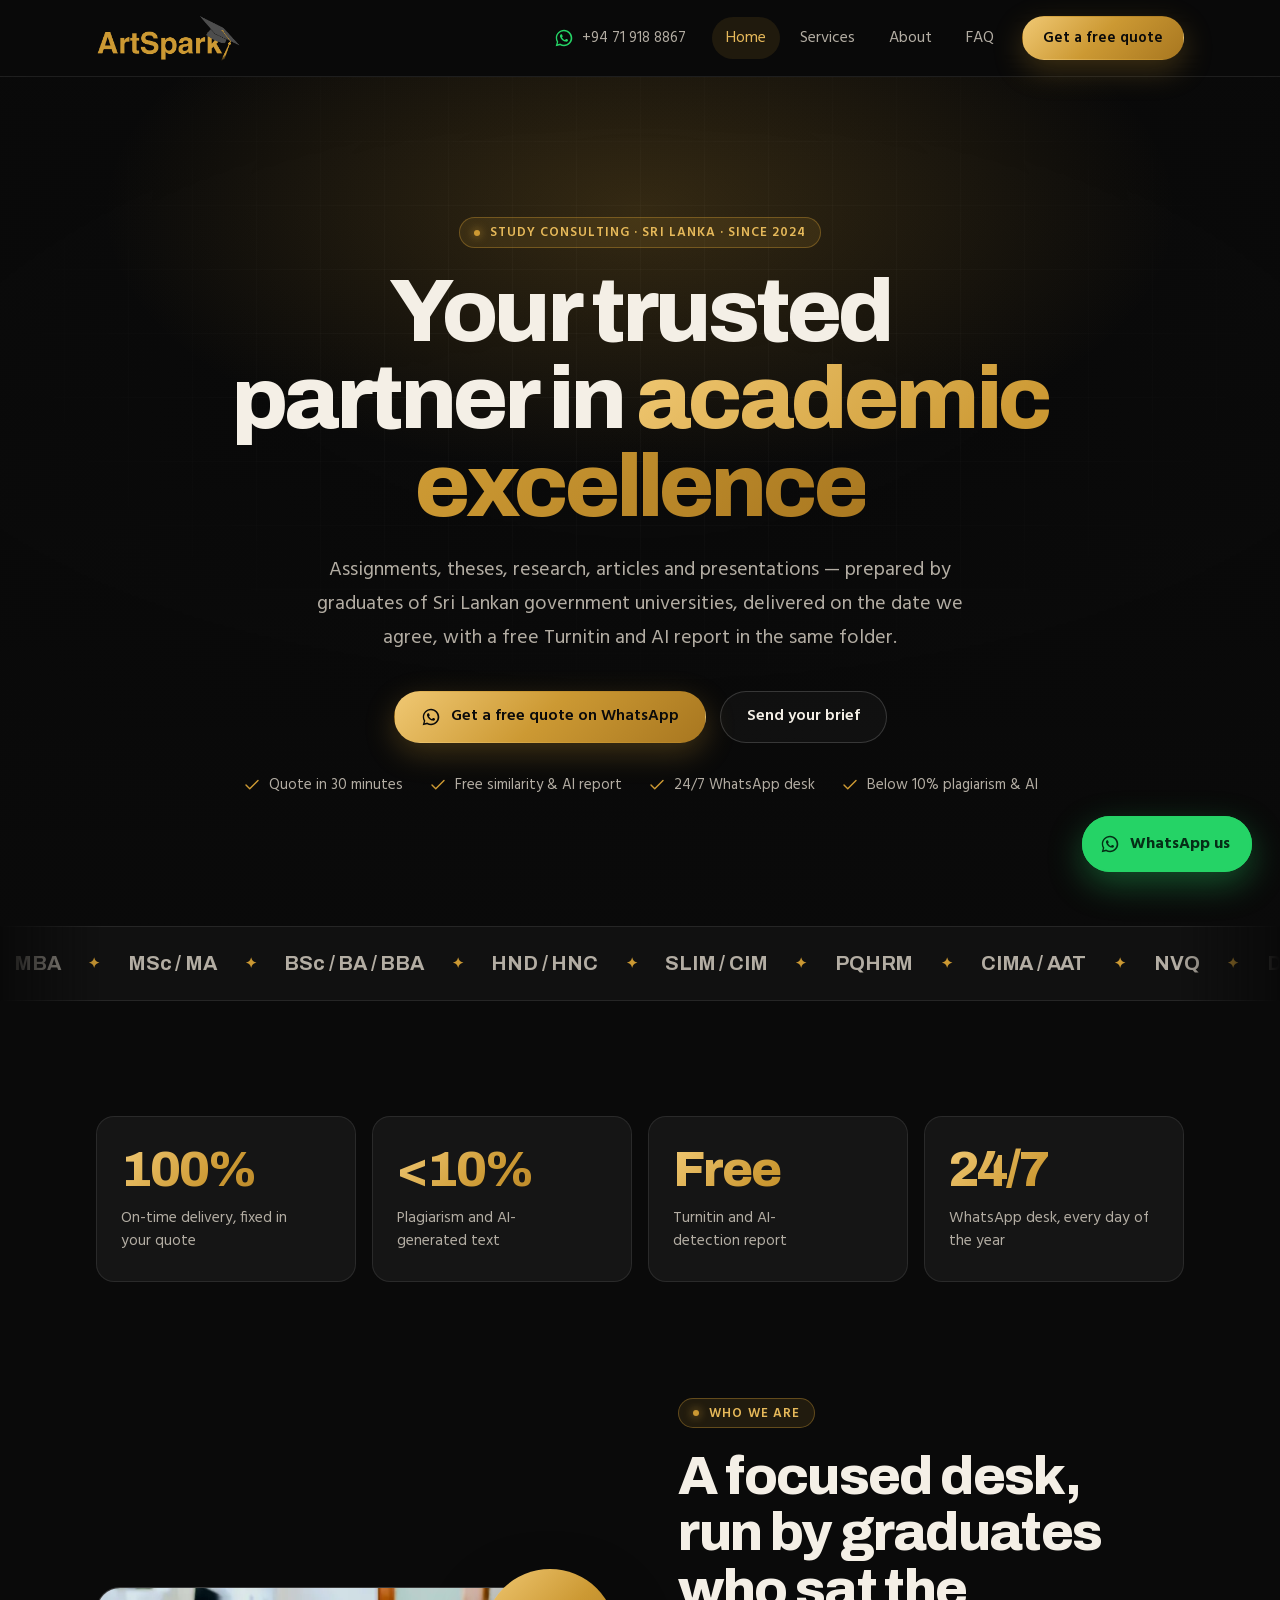
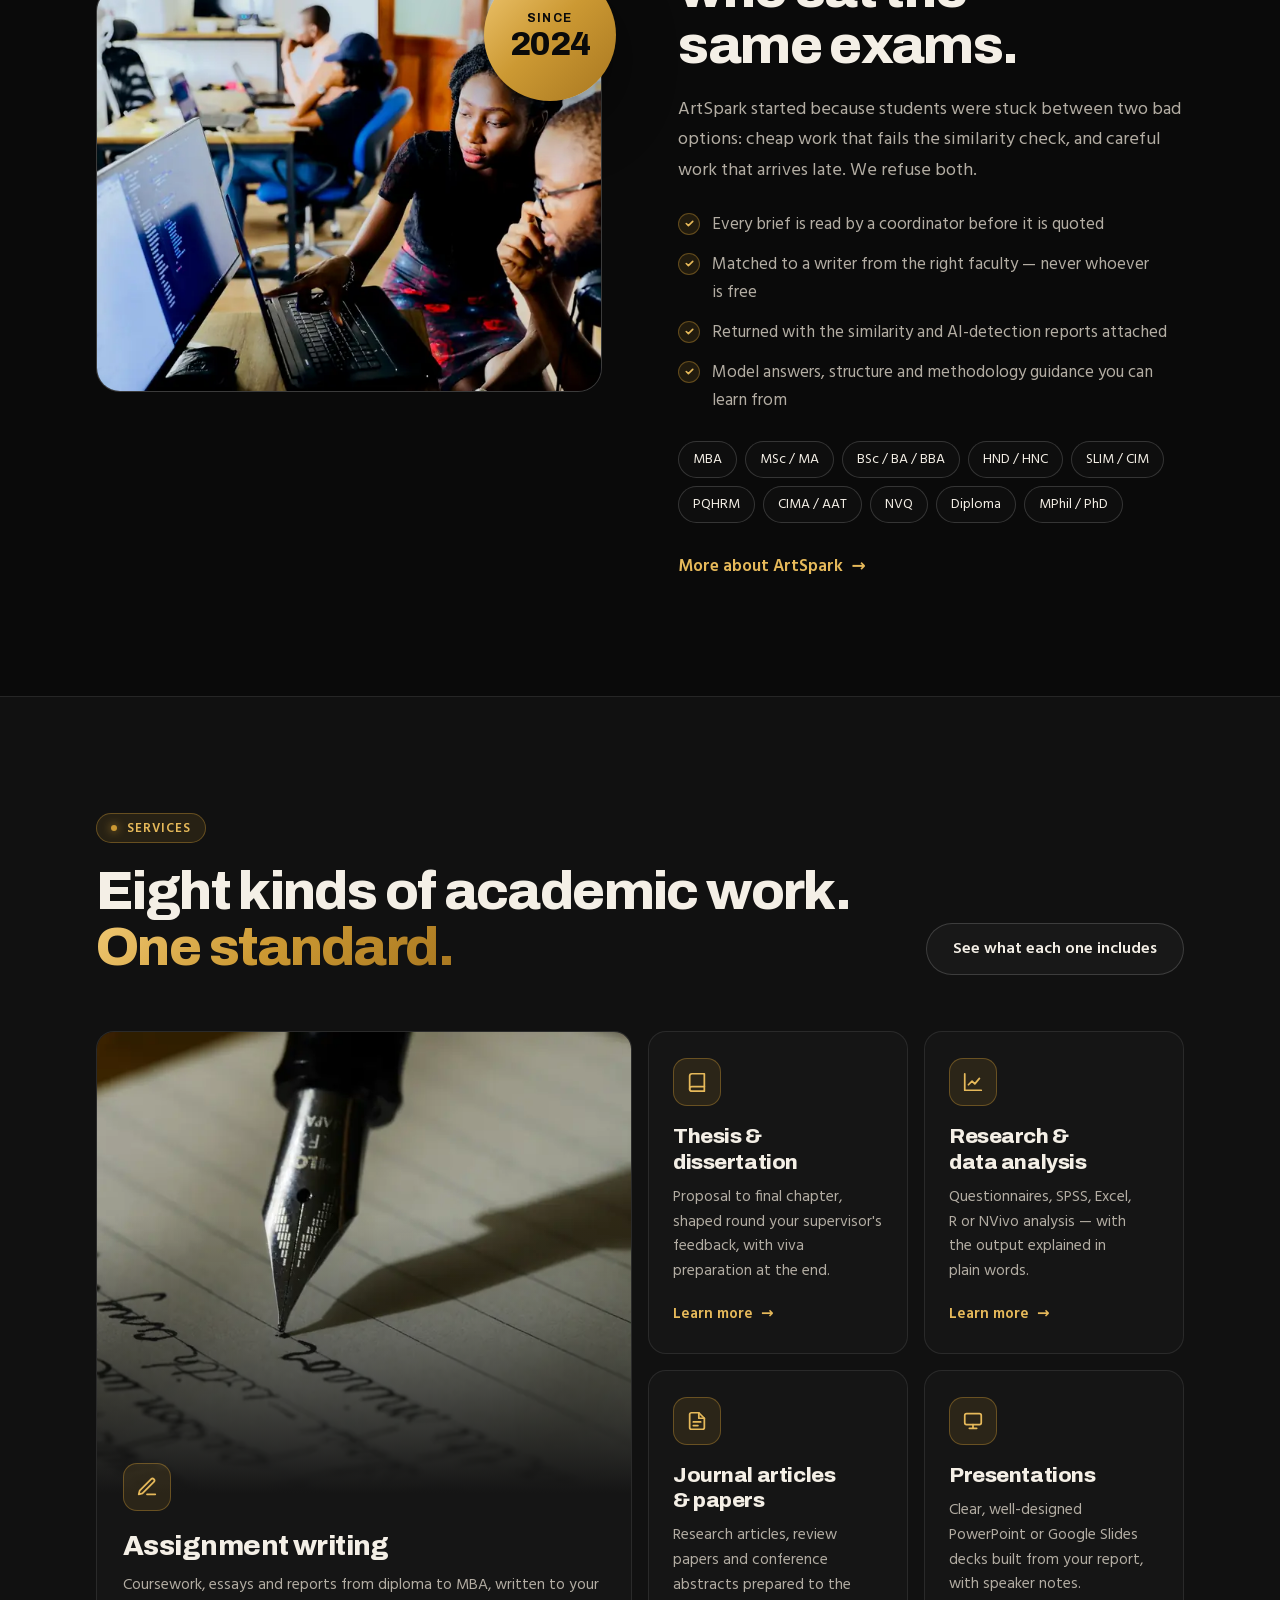
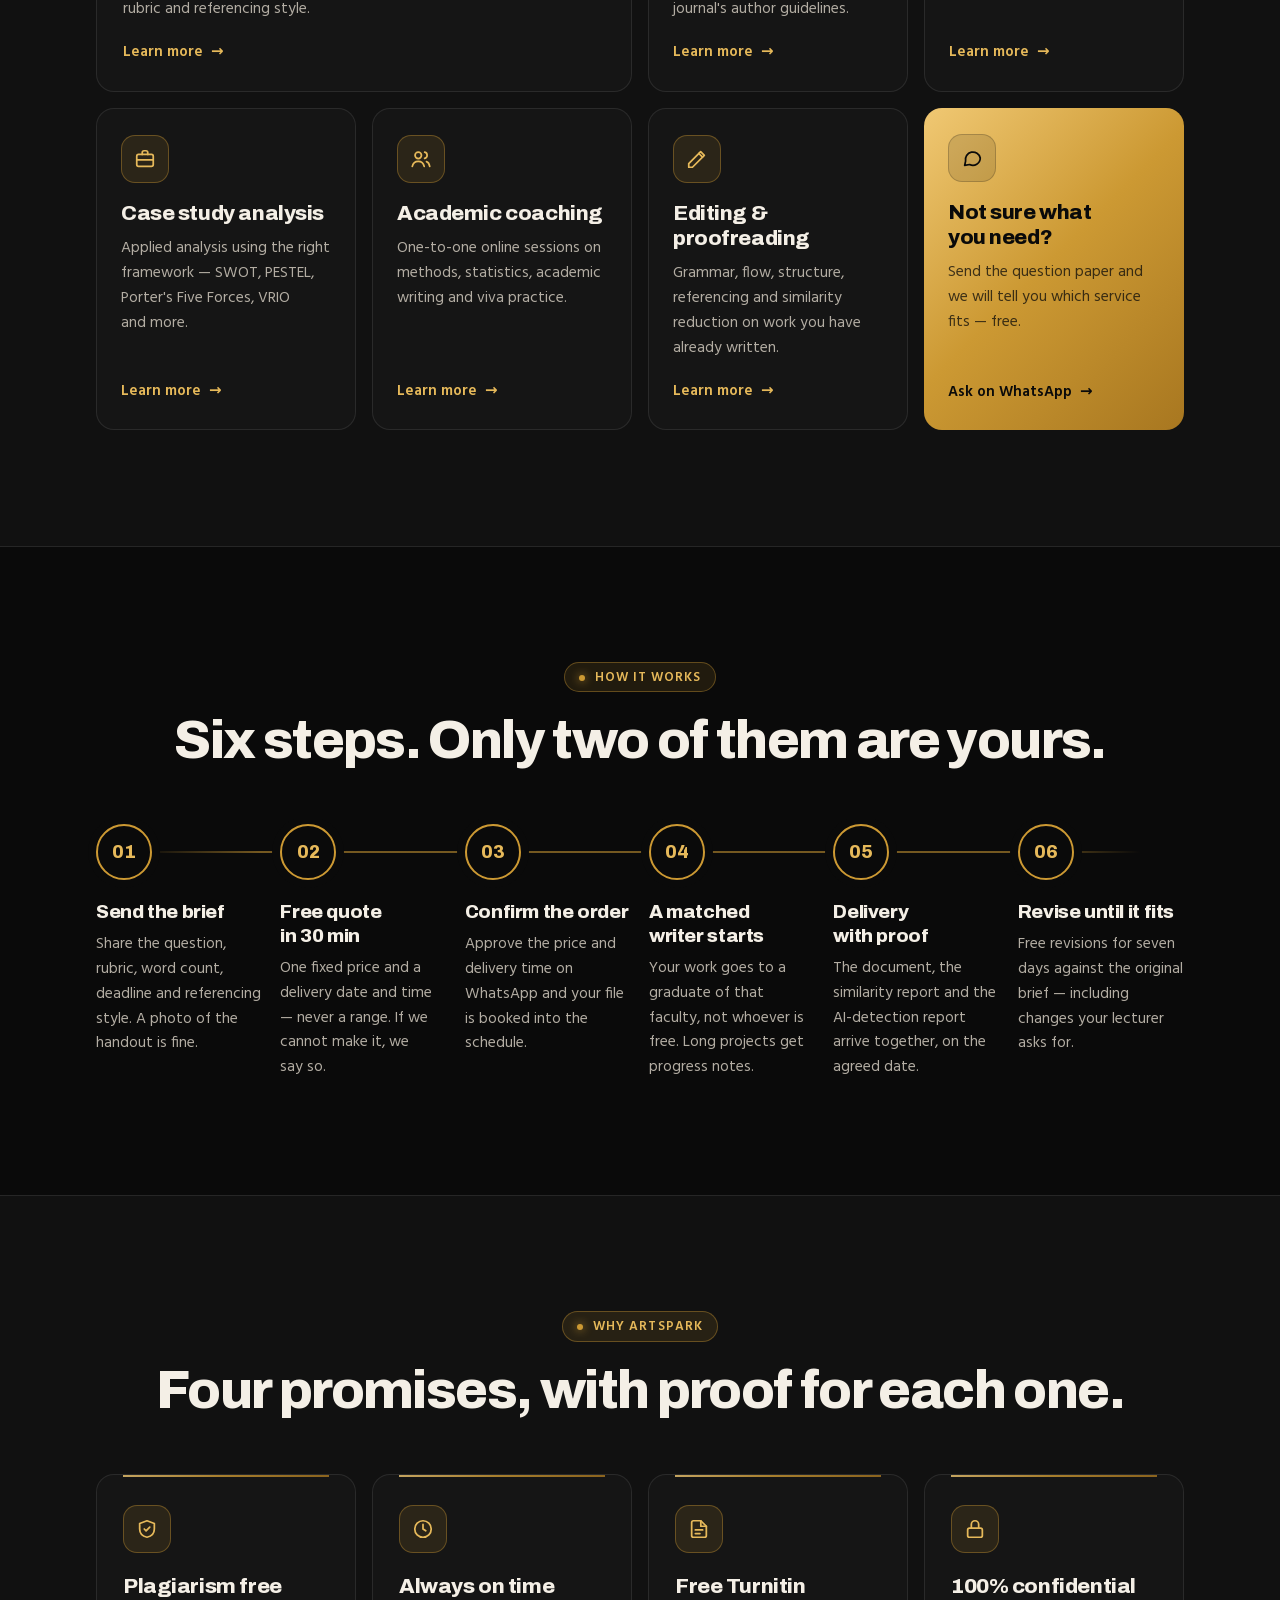
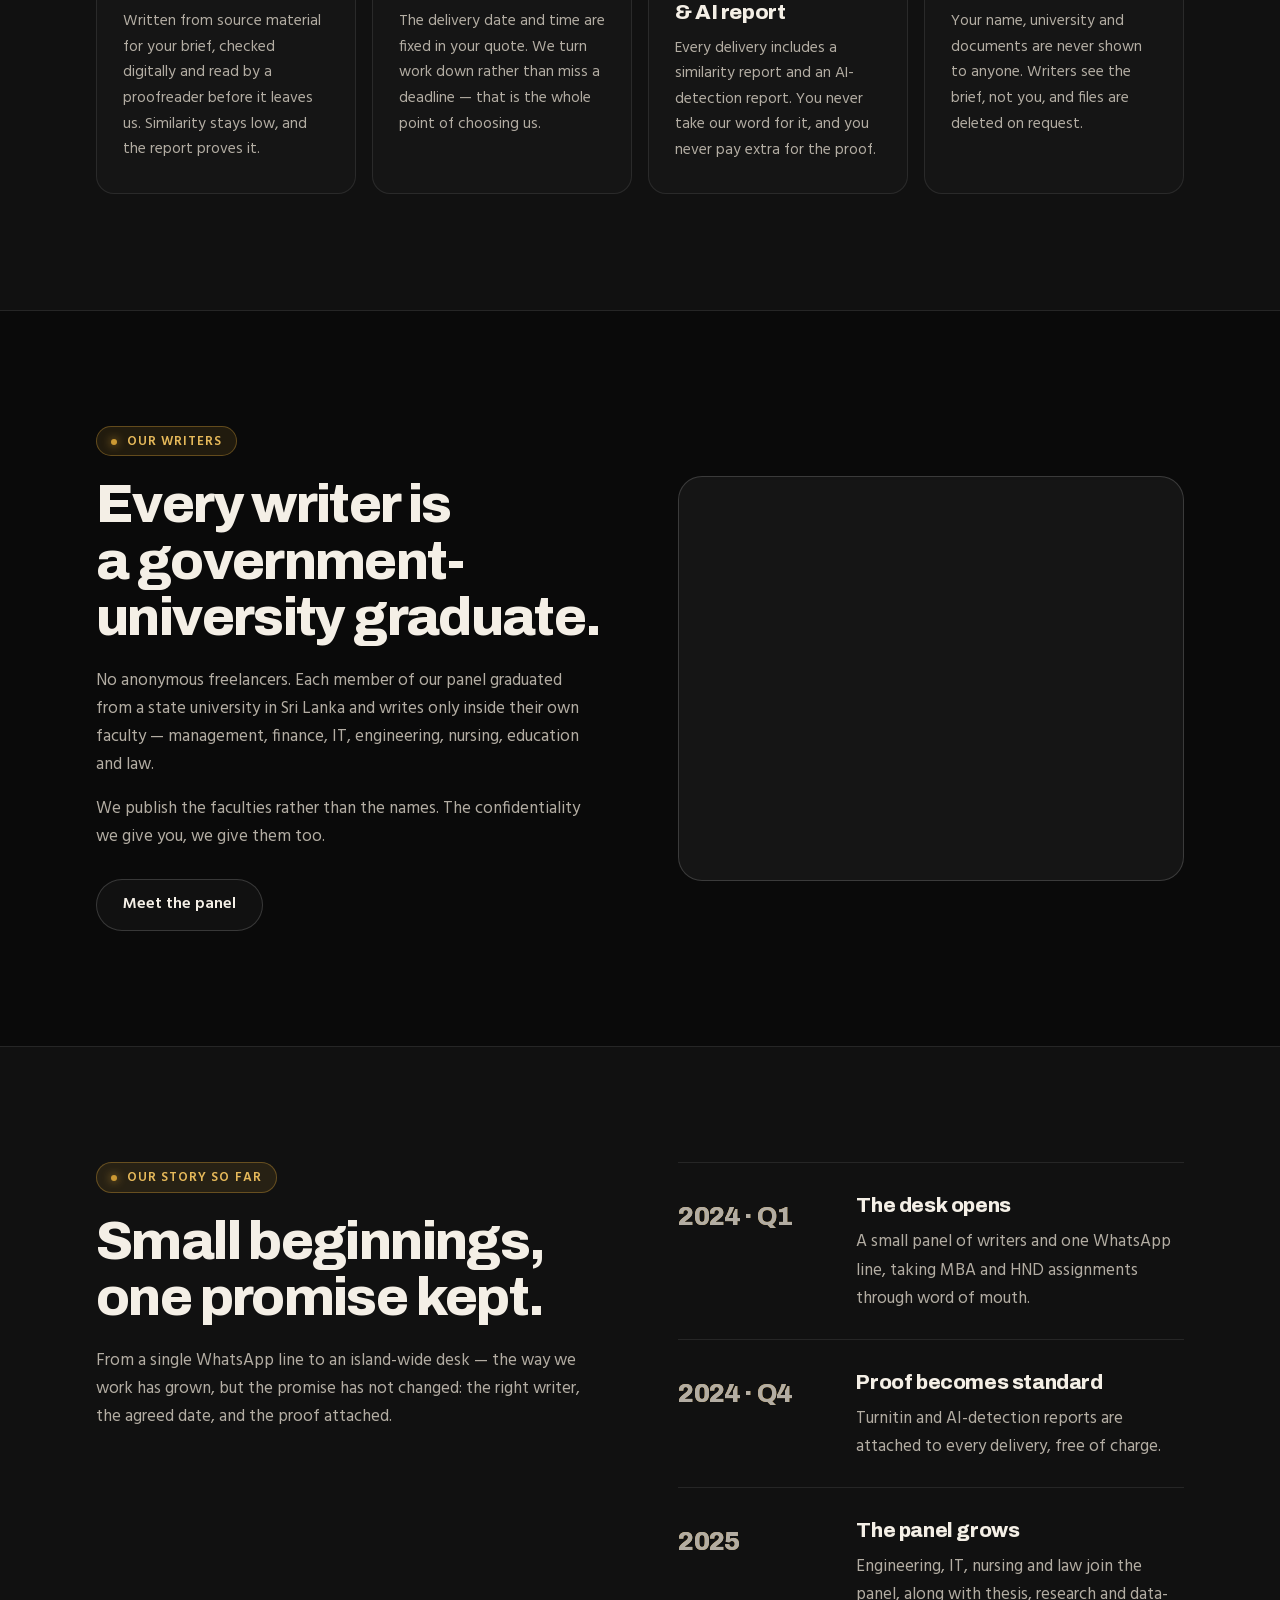
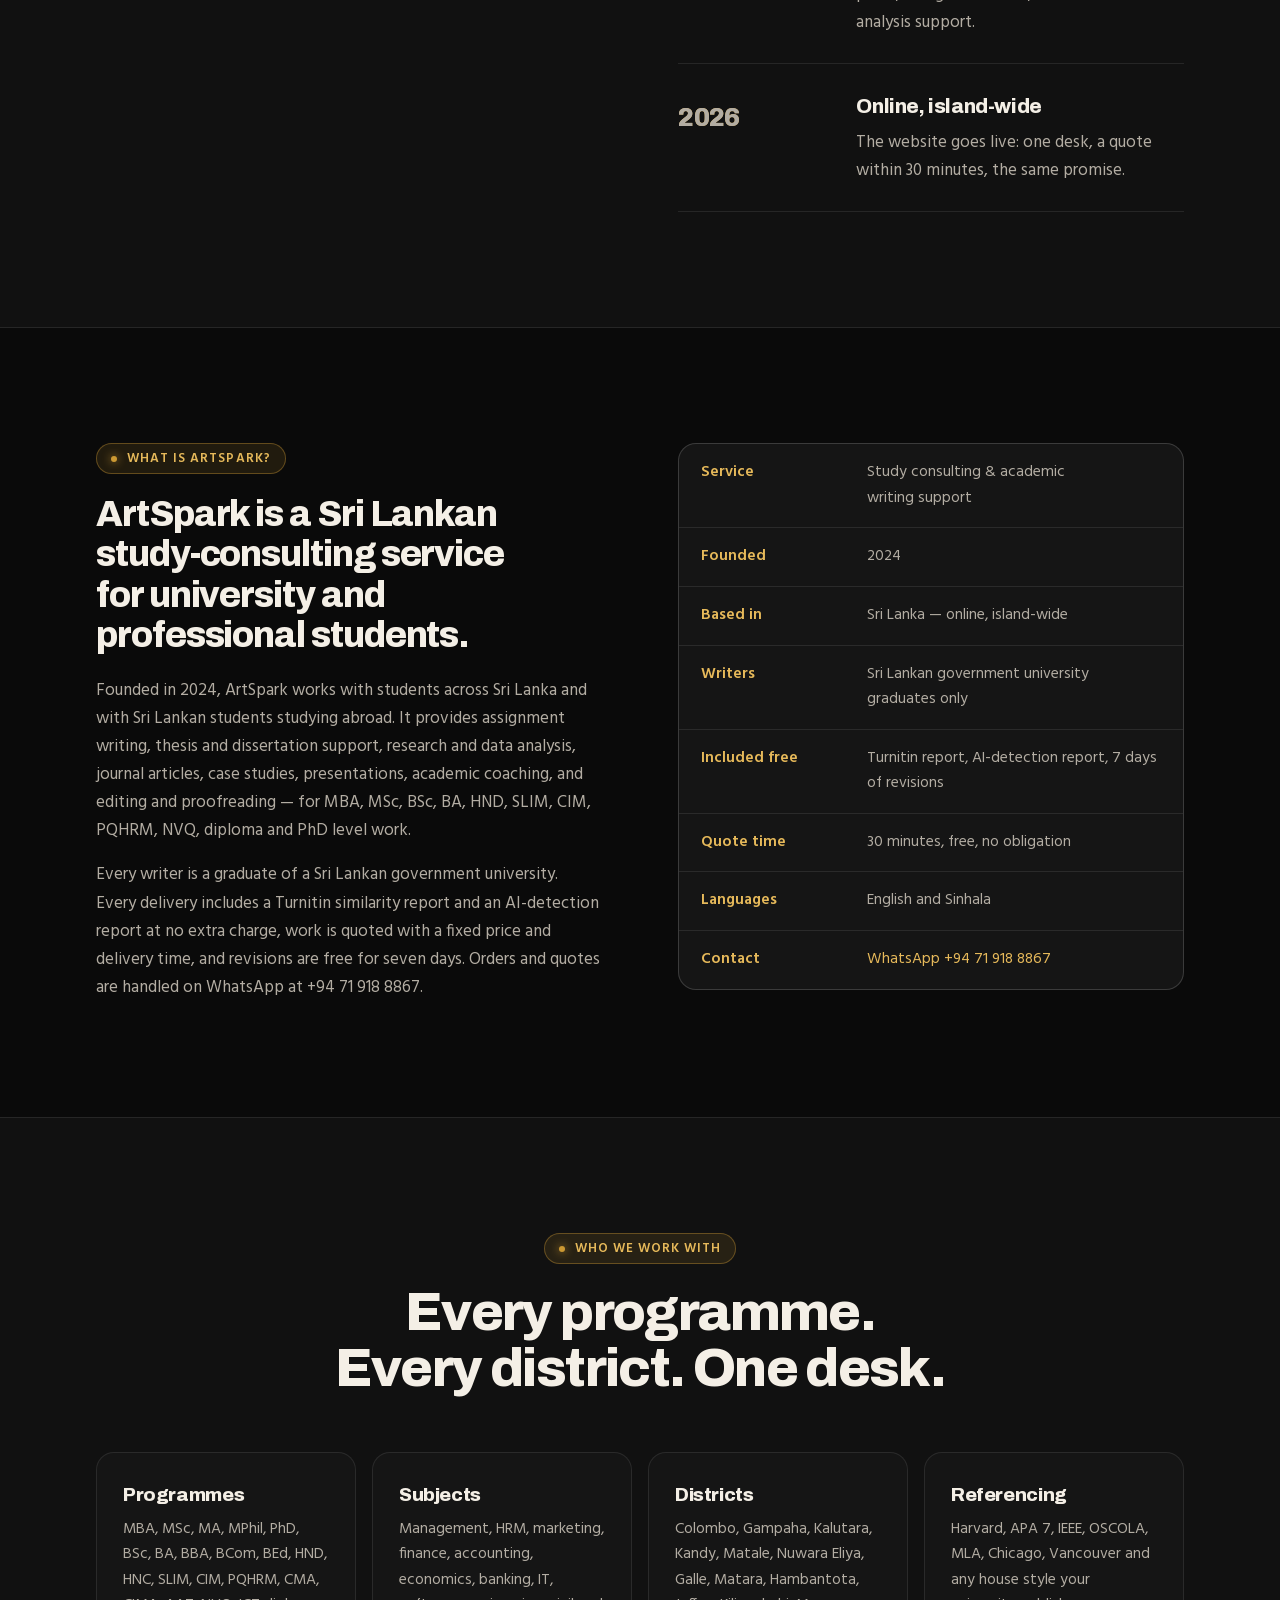
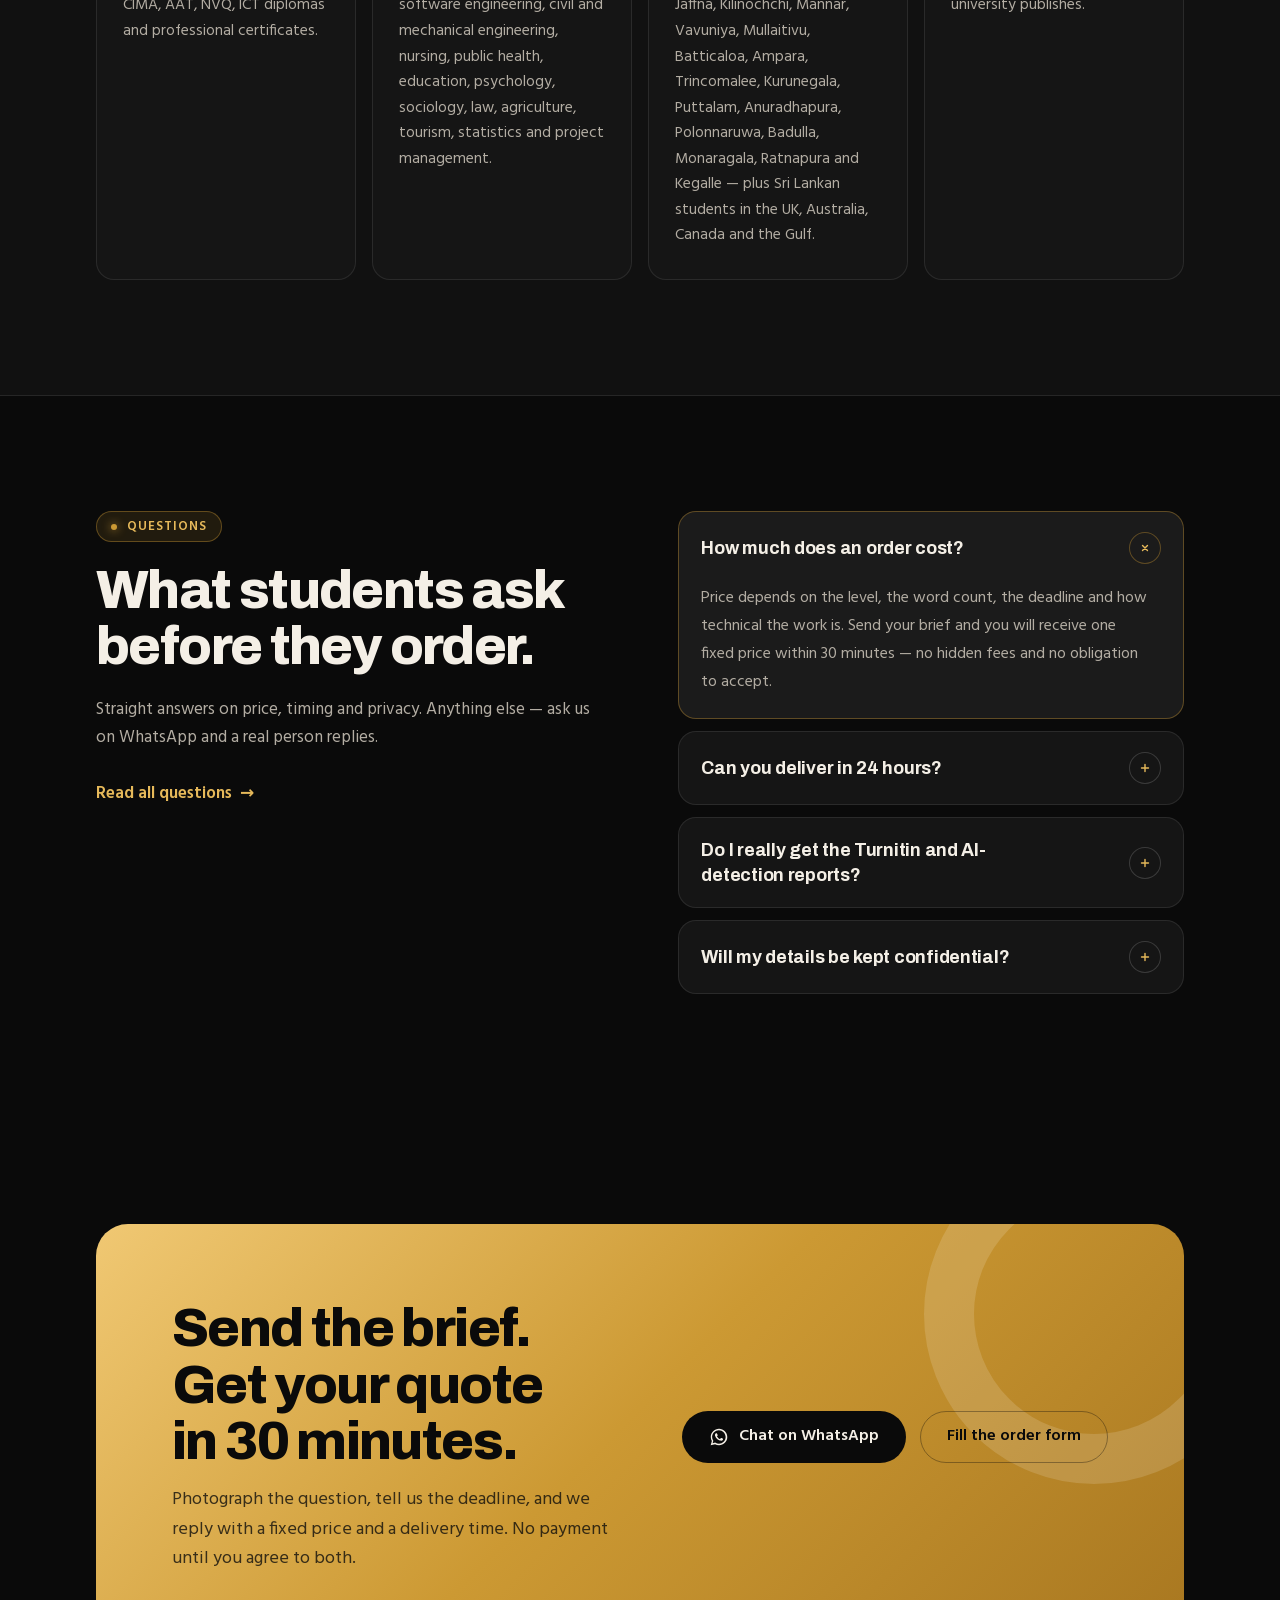
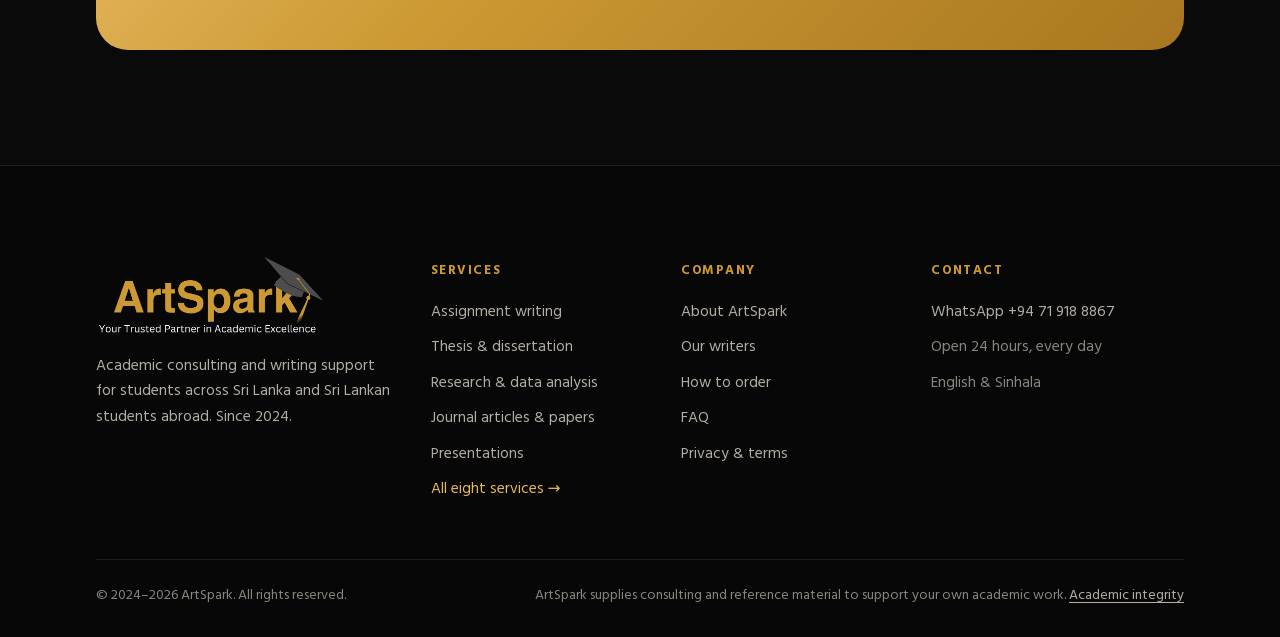
<file: docs/index.html>
<!doctype html>
<html lang="en" class="no-js">
<head>
<meta charset="utf-8" />
<meta name="viewport" content="width=device-width, initial-scale=1" />
<title>Assignment Writers in Sri Lanka | ArtSpark — Your Trusted Academic Partner</title>
<meta name="description" content="ArtSpark is a Sri Lankan study-consulting desk: assignments, theses, research, articles, case studies and presentations by government-university graduates. Fixed price, on-time delivery, free Turnitin and AI report. Free quote in 30 minutes on WhatsApp." />
<link rel="canonical" href="https://artspark.edu.lk/" />
<meta name="robots" content="index, follow, max-image-preview:large, max-snippet:-1" />
<meta name="author" content="ArtSpark" />
<meta name="geo.region" content="LK" />
<meta name="geo.placename" content="Sri Lanka" />
<meta name="theme-color" content="#0a0a0a" />
<meta name="color-scheme" content="dark" />
<meta name="format-detection" content="telephone=no" />
<meta property="og:type" content="website" />
<meta property="og:site_name" content="ArtSpark" />
<meta property="og:locale" content="en_GB" />
<meta property="og:title" content="Assignment Writers in Sri Lanka | ArtSpark — Your Trusted Academic Partner" />
<meta property="og:description" content="ArtSpark is a Sri Lankan study-consulting desk: assignments, theses, research, articles, case studies and presentations by government-university graduates. Fixed price, on-time delivery, free Turnitin and AI report. Free quote in 30 minutes on WhatsApp." />
<meta property="og:url" content="https://artspark.edu.lk/" />
<meta property="og:image" content="https://artspark.edu.lk/assets/artspark-og.jpg" />
<meta property="og:image:width" content="1200" />
<meta property="og:image:height" content="630" />
<meta property="og:image:alt" content="ArtSpark — Your Trusted Partner in Academic Excellence" />
<meta name="twitter:card" content="summary_large_image" />
<meta name="twitter:title" content="Assignment Writers in Sri Lanka | ArtSpark — Your Trusted Academic Partner" />
<meta name="twitter:description" content="ArtSpark is a Sri Lankan study-consulting desk: assignments, theses, research, articles, case studies and presentations by government-university graduates. Fixed price, on-time delivery, free Turnitin and AI report. Free quote in 30 minutes on WhatsApp." />
<meta name="twitter:image" content="https://artspark.edu.lk/assets/artspark-og.jpg" />
<link rel="icon" href="favicon.ico" sizes="any" />
<link rel="icon" type="image/png" sizes="32x32" href="assets/favicon-32.png" />
<link rel="icon" type="image/png" sizes="192x192" href="assets/icon-192.png" />
<link rel="apple-touch-icon" href="assets/apple-touch-icon.png" />
<link rel="manifest" href="site.webmanifest" />
<link rel="preload" href="assets/fonts/archivo-latin.woff2" as="font" type="font/woff2" crossorigin />
<link rel="preload" href="assets/fonts/hind-400-latin.woff2" as="font" type="font/woff2" crossorigin />
<link rel="preload" as="image" href="assets/img/classroom-1200.webp" imagesrcset="assets/img/classroom-480.webp 480w, assets/img/classroom-800.webp 800w, assets/img/classroom-1200.webp 1200w, assets/img/classroom-1600.webp 1600w" imagesizes="100vw" fetchpriority="high" />
<link rel="stylesheet" href="styles.css" />
<script>document.documentElement.className='js'</script>
<script src="site.js" defer></script>
<script type="application/ld+json">{
 "@context": "https://schema.org",
 "@graph": [
  {
   "@type": "ProfessionalService",
   "@id": "https://artspark.edu.lk/#organization",
   "name": "ArtSpark",
   "slogan": "Your Trusted Partner in Academic Excellence",
   "url": "https://artspark.edu.lk/",
   "logo": "https://artspark.edu.lk/assets/icon-512.png",
   "image": "https://artspark.edu.lk/assets/artspark-og.jpg",
   "description": "ArtSpark is a Sri Lankan academic consulting and writing-support service founded in 2024, offering assignment writing, thesis and dissertation support, research and data analysis, journal articles, case studies, presentations, academic coaching, and editing and proofreading.",
   "foundingDate": "2024",
   "telephone": "+94719188867",
   "priceRange": "Quoted per project",
   "address": {
    "@type": "PostalAddress",
    "addressCountry": "LK"
   },
   "areaServed": [
    {
     "@type": "Country",
     "name": "Sri Lanka"
    },
    {
     "@type": "Place",
     "name": "Worldwide (Sri Lankan students abroad)"
    }
   ],
   "availableLanguage": [
    "English",
    "Sinhala"
   ],
   "openingHoursSpecification": {
    "@type": "OpeningHoursSpecification",
    "dayOfWeek": [
     "Monday",
     "Tuesday",
     "Wednesday",
     "Thursday",
     "Friday",
     "Saturday",
     "Sunday"
    ],
    "opens": "00:00",
    "closes": "23:59"
   },
   "contactPoint": {
    "@type": "ContactPoint",
    "contactType": "customer support",
    "telephone": "+94719188867",
    "availableLanguage": [
     "English",
     "Sinhala"
    ]
   },
   "knowsAbout": [
    "Academic writing",
    "Assignment writing",
    "Dissertation support",
    "Research methodology",
    "SPSS data analysis",
    "Harvard referencing",
    "APA referencing",
    "Turnitin similarity reports",
    "AI detection reports"
   ],
   "hasOfferCatalog": {
    "@type": "OfferCatalog",
    "name": "ArtSpark services",
    "itemListElement": [
     {
      "@type": "Offer",
      "itemOffered": {
       "@type": "Service",
       "name": "Assignment writing",
       "description": "Coursework, essays and reports from diploma to MBA, written to your rubric and referencing style.",
       "url": "https://artspark.edu.lk/services.html#assignments"
      }
     },
     {
      "@type": "Offer",
      "itemOffered": {
       "@type": "Service",
       "name": "Thesis & dissertation",
       "description": "Proposal to final chapter, shaped round your supervisor's feedback, with viva preparation at the end.",
       "url": "https://artspark.edu.lk/services.html#thesis"
      }
     },
     {
      "@type": "Offer",
      "itemOffered": {
       "@type": "Service",
       "name": "Research & data analysis",
       "description": "Questionnaires, SPSS, Excel, R or NVivo analysis — with the output explained in plain words.",
       "url": "https://artspark.edu.lk/services.html#research"
      }
     },
     {
      "@type": "Offer",
      "itemOffered": {
       "@type": "Service",
       "name": "Journal articles & papers",
       "description": "Research articles, review papers and conference abstracts prepared to the journal's author guidelines.",
       "url": "https://artspark.edu.lk/services.html#articles"
      }
     },
     {
      "@type": "Offer",
      "itemOffered": {
       "@type": "Service",
       "name": "Presentations",
       "description": "Clear, well-designed PowerPoint or Google Slides decks built from your report, with speaker notes.",
       "url": "https://artspark.edu.lk/services.html#presentations"
      }
     },
     {
      "@type": "Offer",
      "itemOffered": {
       "@type": "Service",
       "name": "Case study analysis",
       "description": "Applied analysis using the right framework — SWOT, PESTEL, Porter's Five Forces, VRIO and more.",
       "url": "https://artspark.edu.lk/services.html#case-studies"
      }
     },
     {
      "@type": "Offer",
      "itemOffered": {
       "@type": "Service",
       "name": "Academic coaching",
       "description": "One-to-one online sessions on methods, statistics, academic writing and viva practice.",
       "url": "https://artspark.edu.lk/services.html#coaching"
      }
     },
     {
      "@type": "Offer",
      "itemOffered": {
       "@type": "Service",
       "name": "Editing & proofreading",
       "description": "Grammar, flow, structure, referencing and similarity reduction on work you have already written.",
       "url": "https://artspark.edu.lk/services.html#editing"
      }
     }
    ]
   }
  },
  {
   "@type": "WebSite",
   "@id": "https://artspark.edu.lk/#website",
   "url": "https://artspark.edu.lk/",
   "name": "ArtSpark",
   "inLanguage": "en",
   "publisher": {
    "@id": "https://artspark.edu.lk/#organization"
   }
  },
  {
   "@type": "WebPage",
   "@id": "https://artspark.edu.lk/#webpage",
   "url": "https://artspark.edu.lk/",
   "name": "Assignment Writers in Sri Lanka | ArtSpark — Your Trusted Academic Partner",
   "description": "ArtSpark is a Sri Lankan study-consulting desk: assignments, theses, research, articles, case studies and presentations by government-university graduates. Fixed price, on-time delivery, free Turnitin and AI report. Free quote in 30 minutes on WhatsApp.",
   "isPartOf": {
    "@id": "https://artspark.edu.lk/#website"
   },
   "about": {
    "@id": "https://artspark.edu.lk/#organization"
   },
   "inLanguage": "en",
   "dateModified": "2026-11-03"
  }
 ]
}</script>
</head>
<body>
<a class="skip-link" href="#main">Skip to content</a>
<header class="site-header">
  <div class="wrap header-in nav">
    <a href="index.html" class="brand" aria-label="ArtSpark home"><img src="assets/artspark-wordmark.png" width="520" height="165" alt="ArtSpark" /></a>
    <a class="header-phone" href="https://wa.me/94719188867?text=Hi%20ArtSpark%2C%20I%27d%20like%20a%20free%20quote%20for%20my%20academic%20work." target="_blank" rel="noopener"><svg width="20" height="20" viewBox="0 0 24 24" fill="currentColor" aria-hidden="true"><path d="M12.04 2C6.58 2 2.13 6.45 2.13 11.91c0 1.75.46 3.46 1.32 4.96L2 22l5.25-1.38c1.45.79 3.08 1.21 4.79 1.21 5.46 0 9.91-4.45 9.91-9.91S17.5 2 12.04 2Zm0 18.02c-1.5 0-2.97-.4-4.26-1.16l-.3-.18-3.12.82.83-3.04-.2-.31a8.07 8.07 0 0 1-1.24-4.24c0-4.47 3.64-8.11 8.11-8.11 4.47 0 8.1 3.64 8.1 8.11 0 4.47-3.63 8.11-8.1 8.11Zm4.44-6.07c-.24-.12-1.44-.71-1.66-.79-.22-.08-.38-.12-.55.12-.16.24-.63.79-.77.95-.14.16-.28.18-.52.06-.24-.12-1.03-.38-1.96-1.21-.72-.65-1.21-1.45-1.35-1.69-.14-.24-.02-.37.1-.49.11-.11.24-.28.36-.42.12-.14.16-.24.24-.4.08-.16.04-.3-.02-.42-.06-.12-.55-1.32-.75-1.8-.2-.48-.4-.42-.55-.42-.14 0-.3-.02-.46-.02-.16 0-.42.06-.64.3-.22.24-.84.82-.84 2 0 1.18.86 2.32.98 2.48.12.16 1.69 2.58 4.1 3.62.57.25 1.02.39 1.37.5.58.18 1.1.16 1.52.1.46-.07 1.42-.58 1.62-1.14.2-.56.2-1.04.14-1.14-.06-.1-.22-.16-.46-.28Z"/></svg>+94 71 918 8867</a>
    <button class="nav-toggle" type="button" aria-expanded="false" aria-controls="nav-links" aria-label="Open menu"><span class="nav-toggle-bars"></span></button>
    <nav class="nav-links" id="nav-links" aria-label="Main">
        <a href="index.html" aria-current="page">Home</a>
        <a href="services.html">Services</a>
        <a href="about.html">About</a>
        <a href="order.html#faq">FAQ</a>
        <a href="order.html" class="btn btn-gold">Get a free quote</a>
    </nav>
  </div>
</header>
<main id="main">

<section class="hero hero-home">
  <div class="hero-bg" aria-hidden="true"><img class="hero-slide" src="assets/img/classroom-1200.webp" srcset="assets/img/classroom-480.webp 480w, assets/img/classroom-800.webp 800w, assets/img/classroom-1200.webp 1200w, assets/img/classroom-1600.webp 1600w" fetchpriority="high" sizes="100vw" width="1600" height="1066" alt="" decoding="async" style="animation-delay:0s" /><img class="hero-slide" data-src="assets/img/graduation-cap-1200.webp" data-srcset="assets/img/graduation-cap-480.webp 480w, assets/img/graduation-cap-800.webp 800w, assets/img/graduation-cap-1200.webp 1200w, assets/img/graduation-cap-1600.webp 1600w" sizes="100vw" width="1600" height="1066" alt="" decoding="async" style="animation-delay:6s" /><img class="hero-slide" data-src="assets/img/library-shelves-1200.webp" data-srcset="assets/img/library-shelves-480.webp 480w, assets/img/library-shelves-800.webp 800w, assets/img/library-shelves-1200.webp 1200w, assets/img/library-shelves-1600.webp 1600w" sizes="100vw" width="1600" height="1066" alt="" decoding="async" style="animation-delay:12s" /><img class="hero-slide" data-src="assets/img/desk-notes-1200.webp" data-srcset="assets/img/desk-notes-480.webp 480w, assets/img/desk-notes-800.webp 800w, assets/img/desk-notes-1200.webp 1200w, assets/img/desk-notes-1600.webp 1600w" sizes="100vw" width="1600" height="1066" alt="" decoding="async" style="animation-delay:18s" /><img class="hero-slide" data-src="assets/img/lecture-hall-1200.webp" data-srcset="assets/img/lecture-hall-480.webp 480w, assets/img/lecture-hall-800.webp 800w, assets/img/lecture-hall-1200.webp 1200w, assets/img/lecture-hall-1600.webp 1600w" sizes="100vw" width="1600" height="1066" alt="" decoding="async" style="animation-delay:24s" /></div>
  <div class="wrap center">
    <div class="kicker-row"><span class="kicker">Study consulting · Sri Lanka · Since 2024</span></div>
    <h1 class="display">Your trusted partner in <span class="gold-text">academic excellence</span></h1>
    <p class="lede">Assignments, theses, research, articles and presentations — prepared by graduates of Sri Lankan government universities, delivered on the date we agree, with a free Turnitin and AI report in the same folder.</p>
    <div class="btn-row">
      <a href="https://wa.me/94719188867?text=Hi%20ArtSpark%2C%20I%27d%20like%20a%20free%20quote%20for%20my%20academic%20work." target="_blank" rel="noopener" class="btn btn-gold"><svg width="20" height="20" viewBox="0 0 24 24" fill="currentColor" aria-hidden="true"><path d="M12.04 2C6.58 2 2.13 6.45 2.13 11.91c0 1.75.46 3.46 1.32 4.96L2 22l5.25-1.38c1.45.79 3.08 1.21 4.79 1.21 5.46 0 9.91-4.45 9.91-9.91S17.5 2 12.04 2Zm0 18.02c-1.5 0-2.97-.4-4.26-1.16l-.3-.18-3.12.82.83-3.04-.2-.31a8.07 8.07 0 0 1-1.24-4.24c0-4.47 3.64-8.11 8.11-8.11 4.47 0 8.1 3.64 8.1 8.11 0 4.47-3.63 8.11-8.1 8.11Zm4.44-6.07c-.24-.12-1.44-.71-1.66-.79-.22-.08-.38-.12-.55.12-.16.24-.63.79-.77.95-.14.16-.28.18-.52.06-.24-.12-1.03-.38-1.96-1.21-.72-.65-1.21-1.45-1.35-1.69-.14-.24-.02-.37.1-.49.11-.11.24-.28.36-.42.12-.14.16-.24.24-.4.08-.16.04-.3-.02-.42-.06-.12-.55-1.32-.75-1.8-.2-.48-.4-.42-.55-.42-.14 0-.3-.02-.46-.02-.16 0-.42.06-.64.3-.22.24-.84.82-.84 2 0 1.18.86 2.32.98 2.48.12.16 1.69 2.58 4.1 3.62.57.25 1.02.39 1.37.5.58.18 1.1.16 1.52.1.46-.07 1.42-.58 1.62-1.14.2-.56.2-1.04.14-1.14-.06-.1-.22-.16-.46-.28Z"/></svg> Get a free quote on WhatsApp</a>
      <a href="order.html" class="btn btn-ghost">Send your brief</a>
    </div>
    <div class="trust"><span><svg width="18" height="18" viewBox="0 0 24 24" fill="none" stroke="currentColor" stroke-width="1.9" stroke-linecap="round" stroke-linejoin="round" aria-hidden="true"><path d="M20 6 9 17l-5-5"/></svg>Quote in 30 minutes</span><span><svg width="18" height="18" viewBox="0 0 24 24" fill="none" stroke="currentColor" stroke-width="1.9" stroke-linecap="round" stroke-linejoin="round" aria-hidden="true"><path d="M20 6 9 17l-5-5"/></svg>Free similarity &amp; AI report</span><span><svg width="18" height="18" viewBox="0 0 24 24" fill="none" stroke="currentColor" stroke-width="1.9" stroke-linecap="round" stroke-linejoin="round" aria-hidden="true"><path d="M20 6 9 17l-5-5"/></svg>24/7 WhatsApp desk</span><span><svg width="18" height="18" viewBox="0 0 24 24" fill="none" stroke="currentColor" stroke-width="1.9" stroke-linecap="round" stroke-linejoin="round" aria-hidden="true"><path d="M20 6 9 17l-5-5"/></svg>Below 10% plagiarism &amp; AI</span></div>
  </div>
</section>

<div class="ticker" aria-hidden="true"><div class="ticker-track"><span>MBA</span><span>MSc / MA</span><span>BSc / BA / BBA</span><span>HND / HNC</span><span>SLIM / CIM</span><span>PQHRM</span><span>CIMA / AAT</span><span>NVQ</span><span>Diploma</span><span>MPhil / PhD</span><span>MBA</span><span>MSc / MA</span><span>BSc / BA / BBA</span><span>HND / HNC</span><span>SLIM / CIM</span><span>PQHRM</span><span>CIMA / AAT</span><span>NVQ</span><span>Diploma</span><span>MPhil / PhD</span></div></div>

<section class="section" aria-label="What we guarantee">
  <div class="wrap">
    <div class="stats">
      <div class="stat reveal"><p class="stat-num gold-text">100%</p><p class="stat-label">On-time delivery, fixed in your quote</p></div>
      <div class="stat reveal"><p class="stat-num gold-text">&lt;10%</p><p class="stat-label">Plagiarism and AI-generated text</p></div>
      <div class="stat reveal"><p class="stat-num gold-text">Free</p><p class="stat-label">Turnitin and AI-detection report</p></div>
      <div class="stat reveal"><p class="stat-num gold-text">24/7</p><p class="stat-label">WhatsApp desk, every day of the year</p></div>
    </div>
  </div>
</section>

<section id="about" class="section" style="padding-top:0">
  <div class="wrap two-col">
    <div class="photo-wrap reveal">
      <div class="badge-since"><div><small>Since</small><b>2024</b></div></div>
      <div class="photo"><img src="assets/img/team-laptops-800.webp" srcset="assets/img/team-laptops-480.webp 480w, assets/img/team-laptops-800.webp 800w, assets/img/team-laptops-1200.webp 1200w, assets/img/team-laptops-1600.webp 1600w" sizes="(max-width: 760px) 100vw, 50vw" width="1000" height="800" alt="Two students reviewing coursework together on laptops" loading="lazy" decoding="async" /></div>
    </div>
    <div>
      <div class="kicker-row"><span class="kicker">Who we are</span></div>
      <h2 class="title">A focused desk, run by graduates who sat the same exams.</h2>
      <p class="lede" style="font-size:18px">ArtSpark started because students were stuck between two bad options: cheap work that fails the similarity check, and careful work that arrives late. We refuse both.</p>
      <ul class="ticks">
        <li>Every brief is read by a coordinator before it is quoted</li>
        <li>Matched to a writer from the right faculty — never whoever is free</li>
        <li>Returned with the similarity and AI-detection reports attached</li>
        <li>Model answers, structure and methodology guidance you can learn from</li>
      </ul>
      <div class="pills"><span class="pill">MBA</span><span class="pill">MSc / MA</span><span class="pill">BSc / BA / BBA</span><span class="pill">HND / HNC</span><span class="pill">SLIM / CIM</span><span class="pill">PQHRM</span><span class="pill">CIMA / AAT</span><span class="pill">NVQ</span><span class="pill">Diploma</span><span class="pill">MPhil / PhD</span></div>
      <div style="margin-top:30px"><a class="link-arrow" href="about.html">More about ArtSpark</a></div>
    </div>
  </div>
</section>

<section id="services" class="section section-alt">
  <div class="wrap">
    <div class="head-row">
      <div>
        <div class="kicker-row"><span class="kicker">Services</span></div>
        <h2 class="title">Eight kinds of academic work.<br /><span class="gold-text">One standard.</span></h2>
      </div>
      <a href="services.html" class="btn btn-ghost">See what each one includes</a>
    </div>
    <div class="bento">
      <a class="bento-card feature reveal" href="services.html#assignments"><div class="feature-img"><img src="assets/img/pen-writing-800.webp" srcset="assets/img/pen-writing-480.webp 480w, assets/img/pen-writing-800.webp 800w, assets/img/pen-writing-1200.webp 1200w, assets/img/pen-writing-1600.webp 1600w" sizes="(max-width: 600px) 100vw, 50vw" width="900" height="675" alt="Fountain pen writing on lined paper" loading="lazy" decoding="async" /></div><div class="feature-body"><span class="ic"><svg width="22" height="22" viewBox="0 0 24 24" fill="none" stroke="currentColor" stroke-width="1.9" stroke-linecap="round" stroke-linejoin="round" aria-hidden="true"><path d="M12 20h9"/><path d="M16.5 3.5a2.1 2.1 0 0 1 3 3L7 19l-4 1 1-4Z"/></svg></span><h3>Assignment writing</h3><p>Coursework, essays and reports from diploma to MBA, written to your rubric and referencing style.</p><span class="link-arrow">Learn more</span></div></a><a class="bento-card reveal" href="services.html#thesis"><span class="ic"><svg width="22" height="22" viewBox="0 0 24 24" fill="none" stroke="currentColor" stroke-width="1.9" stroke-linecap="round" stroke-linejoin="round" aria-hidden="true"><path d="M4 19.5A2.5 2.5 0 0 1 6.5 17H20V3H6.5A2.5 2.5 0 0 0 4 5.5v14Z"/><path d="M4 19.5A2.5 2.5 0 0 0 6.5 22H20v-5"/></svg></span><h3>Thesis &amp; dissertation</h3><p>Proposal to final chapter, shaped round your supervisor&#x27;s feedback, with viva preparation at the end.</p><span class="link-arrow">Learn more</span></a><a class="bento-card reveal" href="services.html#research"><span class="ic"><svg width="22" height="22" viewBox="0 0 24 24" fill="none" stroke="currentColor" stroke-width="1.9" stroke-linecap="round" stroke-linejoin="round" aria-hidden="true"><path d="M3 3v18h18"/><path d="m7 15 4-4 3 3 5-6"/></svg></span><h3>Research &amp; data analysis</h3><p>Questionnaires, SPSS, Excel, R or NVivo analysis — with the output explained in plain words.</p><span class="link-arrow">Learn more</span></a><a class="bento-card reveal" href="services.html#articles"><span class="ic"><svg width="22" height="22" viewBox="0 0 24 24" fill="none" stroke="currentColor" stroke-width="1.9" stroke-linecap="round" stroke-linejoin="round" aria-hidden="true"><path d="M14 3H6a2 2 0 0 0-2 2v14a2 2 0 0 0 2 2h12a2 2 0 0 0 2-2V9Z"/><path d="M14 3v6h6M8 13h8M8 17h5"/></svg></span><h3>Journal articles &amp; papers</h3><p>Research articles, review papers and conference abstracts prepared to the journal&#x27;s author guidelines.</p><span class="link-arrow">Learn more</span></a><a class="bento-card reveal" href="services.html#presentations"><span class="ic"><svg width="22" height="22" viewBox="0 0 24 24" fill="none" stroke="currentColor" stroke-width="1.9" stroke-linecap="round" stroke-linejoin="round" aria-hidden="true"><rect x="3" y="4" width="18" height="12" rx="2"/><path d="M12 16v4M8 20h8"/></svg></span><h3>Presentations</h3><p>Clear, well-designed PowerPoint or Google Slides decks built from your report, with speaker notes.</p><span class="link-arrow">Learn more</span></a><a class="bento-card reveal" href="services.html#case-studies"><span class="ic"><svg width="22" height="22" viewBox="0 0 24 24" fill="none" stroke="currentColor" stroke-width="1.9" stroke-linecap="round" stroke-linejoin="round" aria-hidden="true"><rect x="3" y="7" width="18" height="13" rx="2"/><path d="M9 7V5a2 2 0 0 1 2-2h2a2 2 0 0 1 2 2v2M3 13h18"/></svg></span><h3>Case study analysis</h3><p>Applied analysis using the right framework — SWOT, PESTEL, Porter&#x27;s Five Forces, VRIO and more.</p><span class="link-arrow">Learn more</span></a><a class="bento-card reveal" href="services.html#coaching"><span class="ic"><svg width="22" height="22" viewBox="0 0 24 24" fill="none" stroke="currentColor" stroke-width="1.9" stroke-linecap="round" stroke-linejoin="round" aria-hidden="true"><circle cx="9" cy="8" r="3.5"/><path d="M2.5 20c.8-3.6 3.3-5.5 6.5-5.5s5.7 1.9 6.5 5.5"/><path d="M16 4.6a3.5 3.5 0 0 1 0 6.8"/><path d="M18 14.8c1.9.6 3 2.4 3.5 5.2"/></svg></span><h3>Academic coaching</h3><p>One-to-one online sessions on methods, statistics, academic writing and viva practice.</p><span class="link-arrow">Learn more</span></a><a class="bento-card reveal" href="services.html#editing"><span class="ic"><svg width="22" height="22" viewBox="0 0 24 24" fill="none" stroke="currentColor" stroke-width="1.9" stroke-linecap="round" stroke-linejoin="round" aria-hidden="true"><path d="M3 21h4L20 8l-4-4L3 17Z"/><path d="m14 6 4 4"/></svg></span><h3>Editing &amp; proofreading</h3><p>Grammar, flow, structure, referencing and similarity reduction on work you have already written.</p><span class="link-arrow">Learn more</span></a><a class="bento-card bento-ask reveal" href="https://wa.me/94719188867?text=Hi%20ArtSpark%2C%20I%20am%20not%20sure%20which%20service%20I%20need.%20Can%20you%20help%3F" target="_blank" rel="noopener"><span class="ic"><svg width="22" height="22" viewBox="0 0 24 24" fill="none" stroke="currentColor" stroke-width="1.9" stroke-linecap="round" stroke-linejoin="round" aria-hidden="true"><path d="M21 12a8 8 0 0 1-11.6 7.1L4 20l1-4.6A8 8 0 1 1 21 12Z"/></svg></span><h3>Not sure what you need?</h3><p>Send the question paper and we will tell you which service fits — free.</p><span class="link-arrow">Ask on WhatsApp</span></a>
    </div>
  </div>
</section>

<section id="process" class="section">
  <div class="wrap">
    <div class="center head">
      <div class="kicker-row"><span class="kicker">How it works</span></div>
      <h2 class="title">Six steps. Only two of them are yours.</h2>
    </div>
    <ol class="flow reveal">
      <li><h3>Send the brief</h3><p>Share the question, rubric, word count, deadline and referencing style. A photo of the handout is fine.</p></li>
      <li><h3>Free quote in 30 min</h3><p>One fixed price and a delivery date and time — never a range. If we cannot make it, we say so.</p></li>
      <li><h3>Confirm the order</h3><p>Approve the price and delivery time on WhatsApp and your file is booked into the schedule.</p></li>
      <li><h3>A matched writer starts</h3><p>Your work goes to a graduate of that faculty, not whoever is free. Long projects get progress notes.</p></li>
      <li><h3>Delivery with proof</h3><p>The document, the similarity report and the AI-detection report arrive together, on the agreed date.</p></li>
      <li><h3>Revise until it fits</h3><p>Free revisions for seven days against the original brief — including changes your lecturer asks for.</p></li>
    </ol>
  </div>
</section>

<section id="why" class="section section-alt">
  <div class="wrap">
    <div class="center head">
      <div class="kicker-row"><span class="kicker">Why ArtSpark</span></div>
      <h2 class="title">Four promises, with proof for each one.</h2>
    </div>
    <div class="cards">
      <div class="card reveal"><div class="ic"><svg width="22" height="22" viewBox="0 0 24 24" fill="none" stroke="currentColor" stroke-width="1.9" stroke-linecap="round" stroke-linejoin="round" aria-hidden="true"><path d="M12 3 4 6v6c0 5 3.5 8 8 9 4.5-1 8-4 8-9V6Z"/><path d="m9 12 2 2 4-4"/></svg></div><h3>Plagiarism free</h3><p>Written from source material for your brief, checked digitally and read by a proofreader before it leaves us. Similarity stays low, and the report proves it.</p></div>
      <div class="card reveal"><div class="ic"><svg width="22" height="22" viewBox="0 0 24 24" fill="none" stroke="currentColor" stroke-width="1.9" stroke-linecap="round" stroke-linejoin="round" aria-hidden="true"><circle cx="12" cy="12" r="9"/><path d="M12 7v5l3 2"/></svg></div><h3>Always on time</h3><p>The delivery date and time are fixed in your quote. We turn work down rather than miss a deadline — that is the whole point of choosing us.</p></div>
      <div class="card reveal"><div class="ic"><svg width="22" height="22" viewBox="0 0 24 24" fill="none" stroke="currentColor" stroke-width="1.9" stroke-linecap="round" stroke-linejoin="round" aria-hidden="true"><path d="M14 3H6a2 2 0 0 0-2 2v14a2 2 0 0 0 2 2h12a2 2 0 0 0 2-2V9Z"/><path d="M14 3v6h6M8 13h8M8 17h5"/></svg></div><h3>Free Turnitin & AI report</h3><p>Every delivery includes a similarity report and an AI-detection report. You never take our word for it, and you never pay extra for the proof.</p></div>
      <div class="card reveal"><div class="ic"><svg width="22" height="22" viewBox="0 0 24 24" fill="none" stroke="currentColor" stroke-width="1.9" stroke-linecap="round" stroke-linejoin="round" aria-hidden="true"><rect x="4" y="11" width="16" height="10" rx="2"/><path d="M8 11V7a4 4 0 0 1 8 0v4"/></svg></div><h3>100% confidential</h3><p>Your name, university and documents are never shown to anyone. Writers see the brief, not you, and files are deleted on request.</p></div>
    </div>
  </div>
</section>

<section id="team" class="section">
  <div class="wrap two-col">
    <div>
      <div class="kicker-row"><span class="kicker">Our writers</span></div>
      <h2 class="title">Every writer is a government-university graduate.</h2>
      <p class="text" style="margin-top:22px">No anonymous freelancers. Each member of our panel graduated from a state university in Sri Lanka and writes only inside their own faculty — management, finance, IT, engineering, nursing, education and law.</p>
      <p class="text">We publish the faculties rather than the names. The confidentiality we give you, we give them too.</p>
      <div style="margin-top:28px"><a href="about.html#team" class="btn btn-ghost">Meet the panel</a></div>
    </div>
    <div class="photo reveal"><img src="assets/img/lecture-hall-800.webp" srcset="assets/img/lecture-hall-480.webp 480w, assets/img/lecture-hall-800.webp 800w, assets/img/lecture-hall-1200.webp 1200w, assets/img/lecture-hall-1600.webp 1600w" sizes="(max-width: 760px) 100vw, 50vw" width="1000" height="800" alt="A university lecture theatre" loading="lazy" decoding="async" /></div>
  </div>
</section>

<section id="history" class="section section-alt">
  <div class="wrap two-col top">
    <div>
      <div class="kicker-row"><span class="kicker">Our story so far</span></div>
      <h2 class="title">Small beginnings, one promise kept.</h2>
      <p class="text" style="margin-top:22px">From a single WhatsApp line to an island-wide desk — the way we work has grown, but the promise has not changed: the right writer, the agreed date, and the proof attached.</p>
    </div>
    <div class="history">
      <div class="history-item reveal"><p class="when gold-text">2024 · Q1</p><div><h3>The desk opens</h3><p>A small panel of writers and one WhatsApp line, taking MBA and HND assignments through word of mouth.</p></div></div>
      <div class="history-item reveal"><p class="when gold-text">2024 · Q4</p><div><h3>Proof becomes standard</h3><p>Turnitin and AI-detection reports are attached to every delivery, free of charge.</p></div></div>
      <div class="history-item reveal"><p class="when gold-text">2025</p><div><h3>The panel grows</h3><p>Engineering, IT, nursing and law join the panel, along with thesis, research and data-analysis support.</p></div></div>
      <div class="history-item reveal"><p class="when gold-text">2026</p><div><h3>Online, island-wide</h3><p>The website goes live: one desk, a quote within 30 minutes, the same promise.</p></div></div>
    </div>
  </div>
</section>

<section id="what-is-artspark" class="section">
  <div class="wrap two-col top">
    <div>
      <div class="kicker-row"><span class="kicker">What is ArtSpark?</span></div>
      <h2 class="title-sm">ArtSpark is a Sri Lankan study-consulting service for university and professional students.</h2>
      <p class="text" style="margin-top:22px">Founded in 2024, ArtSpark works with students across Sri Lanka and with Sri Lankan students studying abroad. It provides assignment writing, thesis and dissertation support, research and data analysis, journal articles, case studies, presentations, academic coaching, and editing and proofreading — for MBA, MSc, BSc, BA, HND, SLIM, CIM, PQHRM, NVQ, diploma and PhD level work.</p>
      <p class="text">Every writer is a graduate of a Sri Lankan government university. Every delivery includes a Turnitin similarity report and an AI-detection report at no extra charge, work is quoted with a fixed price and delivery time, and revisions are free for seven days. Orders and quotes are handled on WhatsApp at +94 71 918 8867.</p>
    </div>
    <dl class="facts reveal">
      <div><dt>Service</dt><dd>Study consulting &amp; academic writing support</dd></div>
      <div><dt>Founded</dt><dd>2024</dd></div>
      <div><dt>Based in</dt><dd>Sri Lanka — online, island-wide</dd></div>
      <div><dt>Writers</dt><dd>Sri Lankan government university graduates only</dd></div>
      <div><dt>Included free</dt><dd>Turnitin report, AI-detection report, 7 days of revisions</dd></div>
      <div><dt>Quote time</dt><dd>30 minutes, free, no obligation</dd></div>
      <div><dt>Languages</dt><dd>English and Sinhala</dd></div>
      <div><dt>Contact</dt><dd><a href="https://wa.me/94719188867?text=Hi%20ArtSpark%2C%20I%27d%20like%20a%20free%20quote%20for%20my%20academic%20work." target="_blank" rel="noopener">WhatsApp +94 71 918 8867</a></dd></div>
    </dl>
  </div>
</section>

<section id="coverage" class="section section-alt">
  <div class="wrap">
    <div class="center head">
      <div class="kicker-row"><span class="kicker">Who we work with</span></div>
      <h2 class="title">Every programme. Every district. One desk.</h2>
    </div>
    <div class="cover">
      <div class="card reveal"><h3>Programmes</h3><p>MBA, MSc, MA, MPhil, PhD, BSc, BA, BBA, BCom, BEd, HND, HNC, SLIM, CIM, PQHRM, CMA, CIMA, AAT, NVQ, ICT diplomas and professional certificates.</p></div>
      <div class="card reveal"><h3>Subjects</h3><p>Management, HRM, marketing, finance, accounting, economics, banking, IT, software engineering, civil and mechanical engineering, nursing, public health, education, psychology, sociology, law, agriculture, tourism, statistics and project management.</p></div>
      <div class="card reveal"><h3>Districts</h3><p>Colombo, Gampaha, Kalutara, Kandy, Matale, Nuwara Eliya, Galle, Matara, Hambantota, Jaffna, Kilinochchi, Mannar, Vavuniya, Mullaitivu, Batticaloa, Ampara, Trincomalee, Kurunegala, Puttalam, Anuradhapura, Polonnaruwa, Badulla, Monaragala, Ratnapura and Kegalle — plus Sri Lankan students in the UK, Australia, Canada and the Gulf.</p></div>
      <div class="card reveal"><h3>Referencing</h3><p>Harvard, APA 7, IEEE, OSCOLA, MLA, Chicago, Vancouver and any house style your university publishes.</p></div>
    </div>
  </div>
</section>

<section id="faq" class="section">
  <div class="wrap two-col top">
    <div>
      <div class="kicker-row"><span class="kicker">Questions</span></div>
      <h2 class="title">What students ask before they order.</h2>
      <p class="text" style="margin-top:22px">Straight answers on price, timing and privacy. Anything else — ask us on WhatsApp and a real person replies.</p>
      <div style="margin-top:28px"><a href="order.html#faq" class="link-arrow">Read all questions</a></div>
    </div>
    <div class="faq">
      <details open><summary>How much does an order cost?</summary><div class="answer"><p>Price depends on the level, the word count, the deadline and how technical the work is. Send your brief and you will receive one fixed price within 30 minutes — no hidden fees and no obligation to accept.</p></div></details>
      <details><summary>Can you deliver in 24 hours?</summary><div class="answer"><p>Often, yes — especially for shorter work. When you ask for a quote we tell you honestly what is possible in your time frame. We would rather decline a job than miss a deadline.</p></div></details>
      <details><summary>Do I really get the Turnitin and AI-detection reports?</summary><div class="answer"><p>Yes. Every delivery includes a Turnitin similarity report and an AI-detection report at no extra charge. We keep plagiarism and AI-generated text below 10%, and the reports let you confirm it yourself.</p></div></details>
      <details><summary>Will my details be kept confidential?</summary><div class="answer"><p>Always. Your name, university and documents are never shared or published. Writers see the brief, not your identity, and your files are deleted on request once the order is complete.</p></div></details>
    </div>
  </div>
</section>

<section class="section" aria-label="Get a quote">
  <div class="wrap">
    <div class="cta-panel reveal">
      <div>
        <h2 class="title">Send the brief. Get your quote in 30 minutes.</h2>
        <p>Photograph the question, tell us the deadline, and we reply with a fixed price and a delivery time. No payment until you agree to both.</p>
      </div>
      <div class="btn-row">
        <a href="https://wa.me/94719188867?text=Hi%20ArtSpark%2C%20I%27d%20like%20a%20free%20quote%20for%20my%20academic%20work." target="_blank" rel="noopener" class="btn btn-dark"><svg width="20" height="20" viewBox="0 0 24 24" fill="currentColor" aria-hidden="true"><path d="M12.04 2C6.58 2 2.13 6.45 2.13 11.91c0 1.75.46 3.46 1.32 4.96L2 22l5.25-1.38c1.45.79 3.08 1.21 4.79 1.21 5.46 0 9.91-4.45 9.91-9.91S17.5 2 12.04 2Zm0 18.02c-1.5 0-2.97-.4-4.26-1.16l-.3-.18-3.12.82.83-3.04-.2-.31a8.07 8.07 0 0 1-1.24-4.24c0-4.47 3.64-8.11 8.11-8.11 4.47 0 8.1 3.64 8.1 8.11 0 4.47-3.63 8.11-8.1 8.11Zm4.44-6.07c-.24-.12-1.44-.71-1.66-.79-.22-.08-.38-.12-.55.12-.16.24-.63.79-.77.95-.14.16-.28.18-.52.06-.24-.12-1.03-.38-1.96-1.21-.72-.65-1.21-1.45-1.35-1.69-.14-.24-.02-.37.1-.49.11-.11.24-.28.36-.42.12-.14.16-.24.24-.4.08-.16.04-.3-.02-.42-.06-.12-.55-1.32-.75-1.8-.2-.48-.4-.42-.55-.42-.14 0-.3-.02-.46-.02-.16 0-.42.06-.64.3-.22.24-.84.82-.84 2 0 1.18.86 2.32.98 2.48.12.16 1.69 2.58 4.1 3.62.57.25 1.02.39 1.37.5.58.18 1.1.16 1.52.1.46-.07 1.42-.58 1.62-1.14.2-.56.2-1.04.14-1.14-.06-.1-.22-.16-.46-.28Z"/></svg> Chat on WhatsApp</a>
        <a href="order.html" class="btn btn-on-gold">Fill the order form</a>
      </div>
    </div>
  </div>
</section>
</main>
<footer class="footer">
  <div class="wrap">
    <div class="footer-grid">
      <div>
        <img class="footer-logo" src="assets/artspark-logo-white.png" width="900" height="319" alt="ArtSpark — Your Trusted Partner in Academic Excellence" loading="lazy" />
        <p class="footer-about">Academic consulting and writing support for students across Sri Lanka and Sri Lankan students abroad. Since 2024.</p>
      </div>
      <div>
        <h2>Services</h2>
        <div class="footer-links">
          <a href="services.html#assignments">Assignment writing</a>
          <a href="services.html#thesis">Thesis &amp; dissertation</a>
          <a href="services.html#research">Research &amp; data analysis</a>
          <a href="services.html#articles">Journal articles &amp; papers</a>
          <a href="services.html#presentations">Presentations</a>
          <a href="services.html" style="color:var(--gold-hi)">All eight services →</a>
        </div>
      </div>
      <div>
        <h2>Company</h2>
        <div class="footer-links">
          <a href="about.html">About ArtSpark</a>
          <a href="about.html#team">Our writers</a>
          <a href="order.html">How to order</a>
          <a href="order.html#faq">FAQ</a>
          <a href="privacy.html">Privacy &amp; terms</a>
        </div>
      </div>
      <div>
        <h2>Contact</h2>
        <div class="footer-links">
          <a href="https://wa.me/94719188867?text=Hi%20ArtSpark%2C%20I%27d%20like%20a%20free%20quote%20for%20my%20academic%20work." target="_blank" rel="noopener">WhatsApp +94 71 918 8867</a>
          <span>Open 24 hours, every day</span>
          <span>English &amp; Sinhala</span>
        </div>
      </div>
    </div>
    <div class="footer-base">
      <span>© 2024–2026 ArtSpark. All rights reserved.</span>
      <span>ArtSpark supplies consulting and reference material to support your own academic work. <a href="privacy.html#integrity">Academic integrity</a></span>
    </div>
  </div>
</footer>
<a class="wa-float" href="https://wa.me/94719188867?text=Hi%20ArtSpark%2C%20I%27d%20like%20a%20free%20quote%20for%20my%20academic%20work." target="_blank" rel="noopener" aria-label="Chat with ArtSpark on WhatsApp"><svg width="20" height="20" viewBox="0 0 24 24" fill="currentColor" aria-hidden="true"><path d="M12.04 2C6.58 2 2.13 6.45 2.13 11.91c0 1.75.46 3.46 1.32 4.96L2 22l5.25-1.38c1.45.79 3.08 1.21 4.79 1.21 5.46 0 9.91-4.45 9.91-9.91S17.5 2 12.04 2Zm0 18.02c-1.5 0-2.97-.4-4.26-1.16l-.3-.18-3.12.82.83-3.04-.2-.31a8.07 8.07 0 0 1-1.24-4.24c0-4.47 3.64-8.11 8.11-8.11 4.47 0 8.1 3.64 8.1 8.11 0 4.47-3.63 8.11-8.1 8.11Zm4.44-6.07c-.24-.12-1.44-.71-1.66-.79-.22-.08-.38-.12-.55.12-.16.24-.63.79-.77.95-.14.16-.28.18-.52.06-.24-.12-1.03-.38-1.96-1.21-.72-.65-1.21-1.45-1.35-1.69-.14-.24-.02-.37.1-.49.11-.11.24-.28.36-.42.12-.14.16-.24.24-.4.08-.16.04-.3-.02-.42-.06-.12-.55-1.32-.75-1.8-.2-.48-.4-.42-.55-.42-.14 0-.3-.02-.46-.02-.16 0-.42.06-.64.3-.22.24-.84.82-.84 2 0 1.18.86 2.32.98 2.48.12.16 1.69 2.58 4.1 3.62.57.25 1.02.39 1.37.5.58.18 1.1.16 1.52.1.46-.07 1.42-.58 1.62-1.14.2-.56.2-1.04.14-1.14-.06-.1-.22-.16-.46-.28Z"/></svg><span class="wa-text">WhatsApp us</span></a>
</body>
</html>
</file>
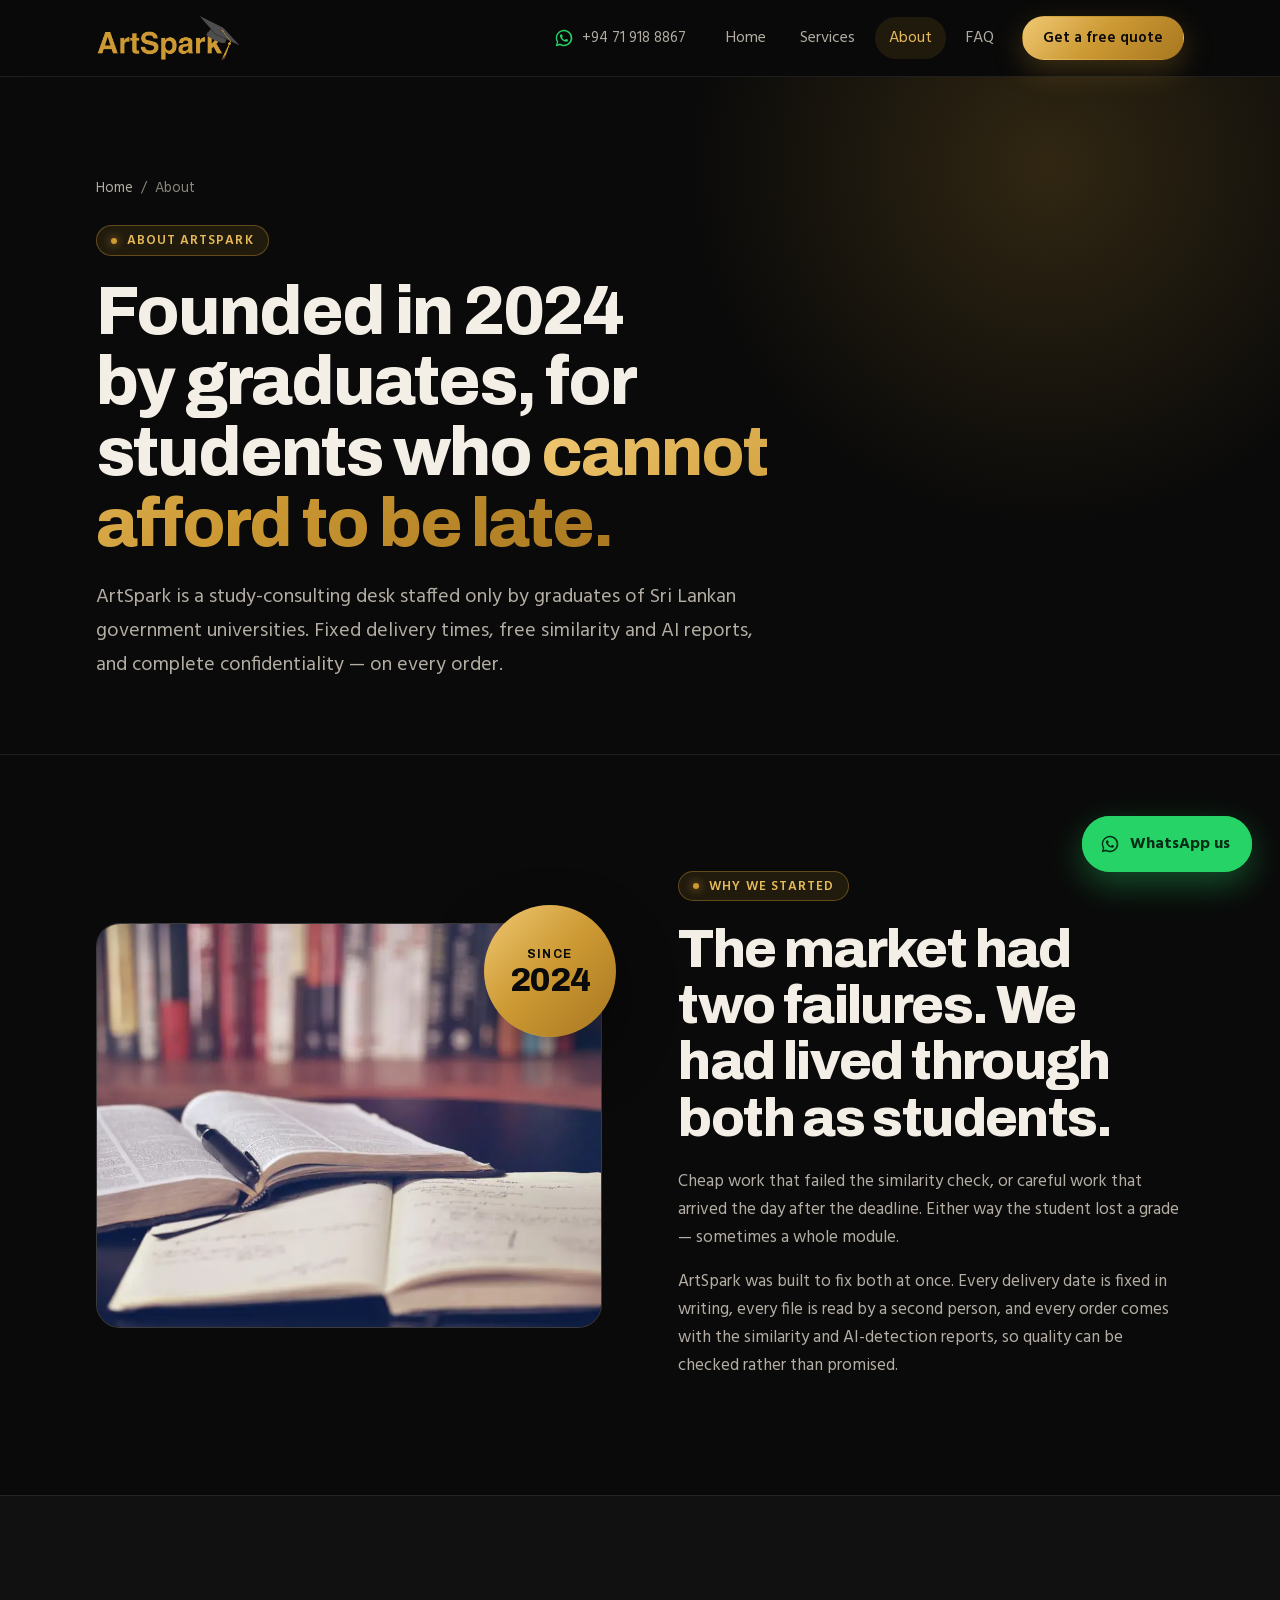
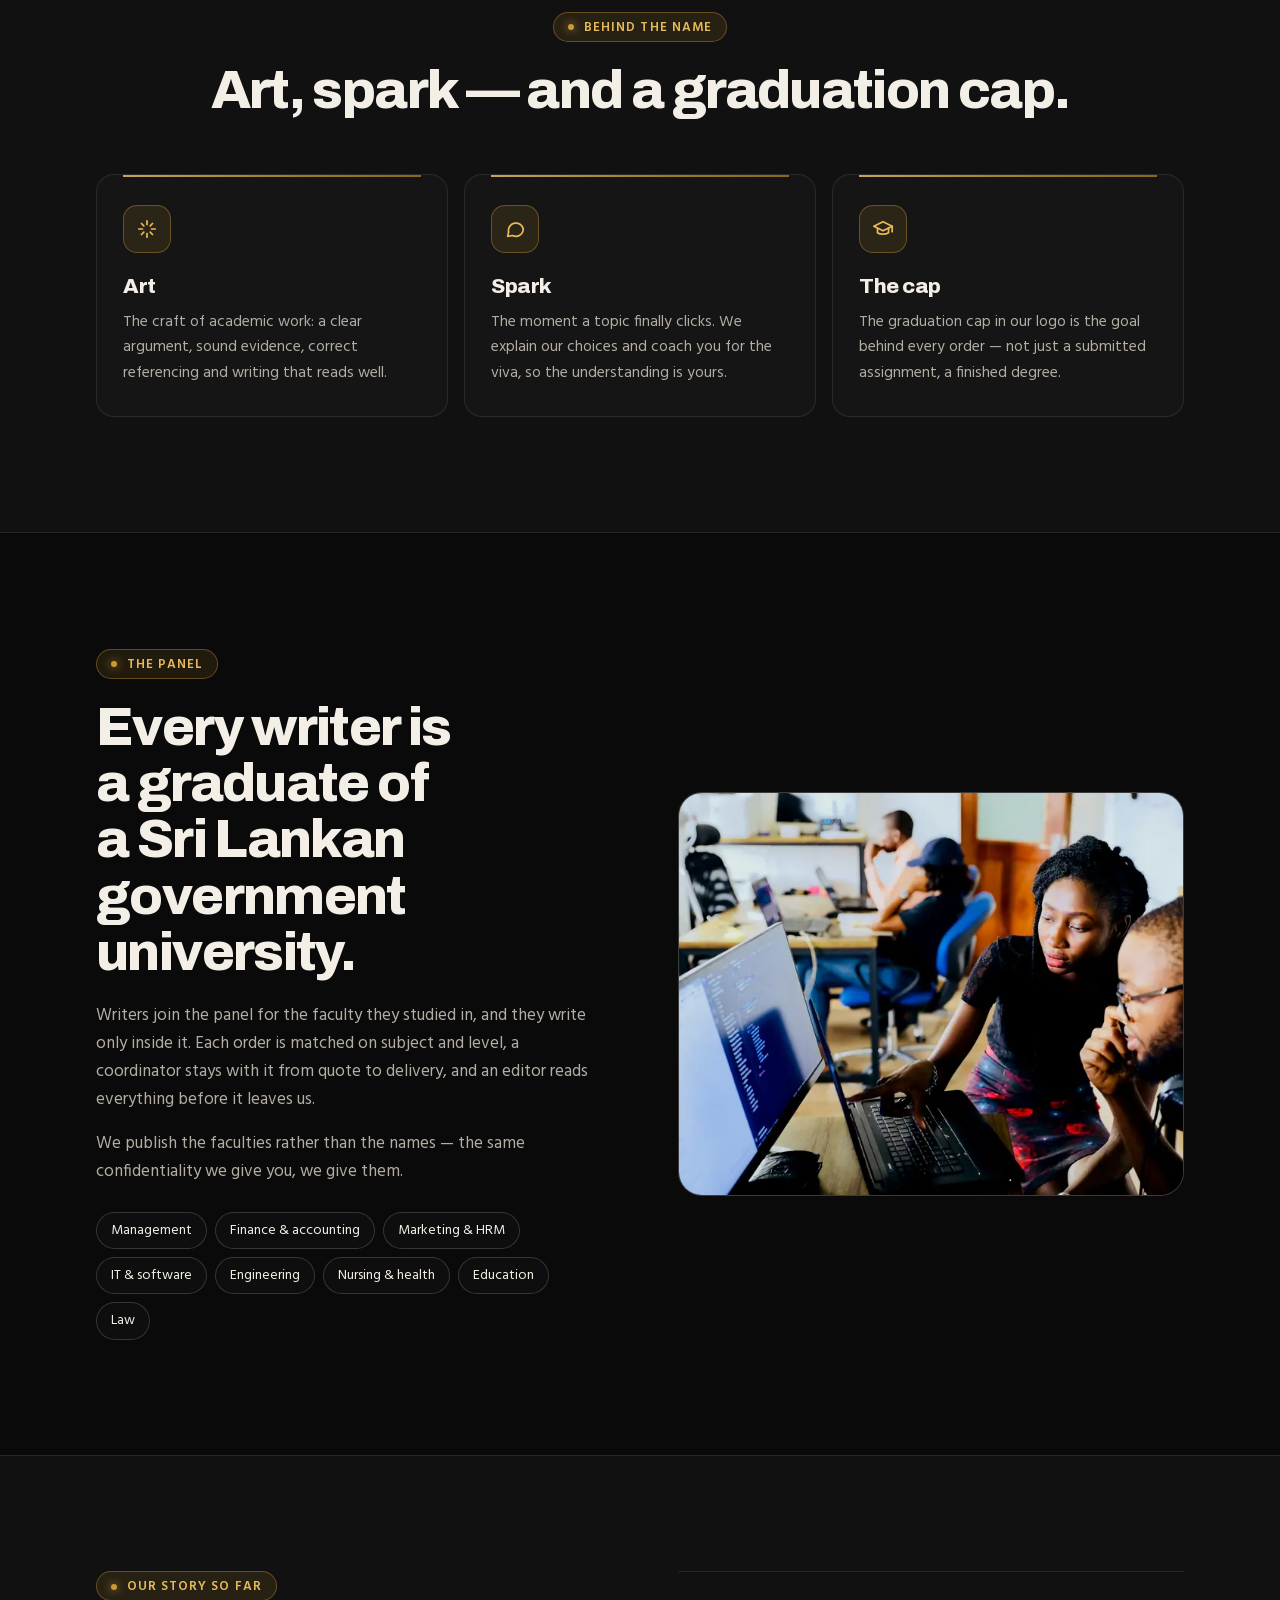
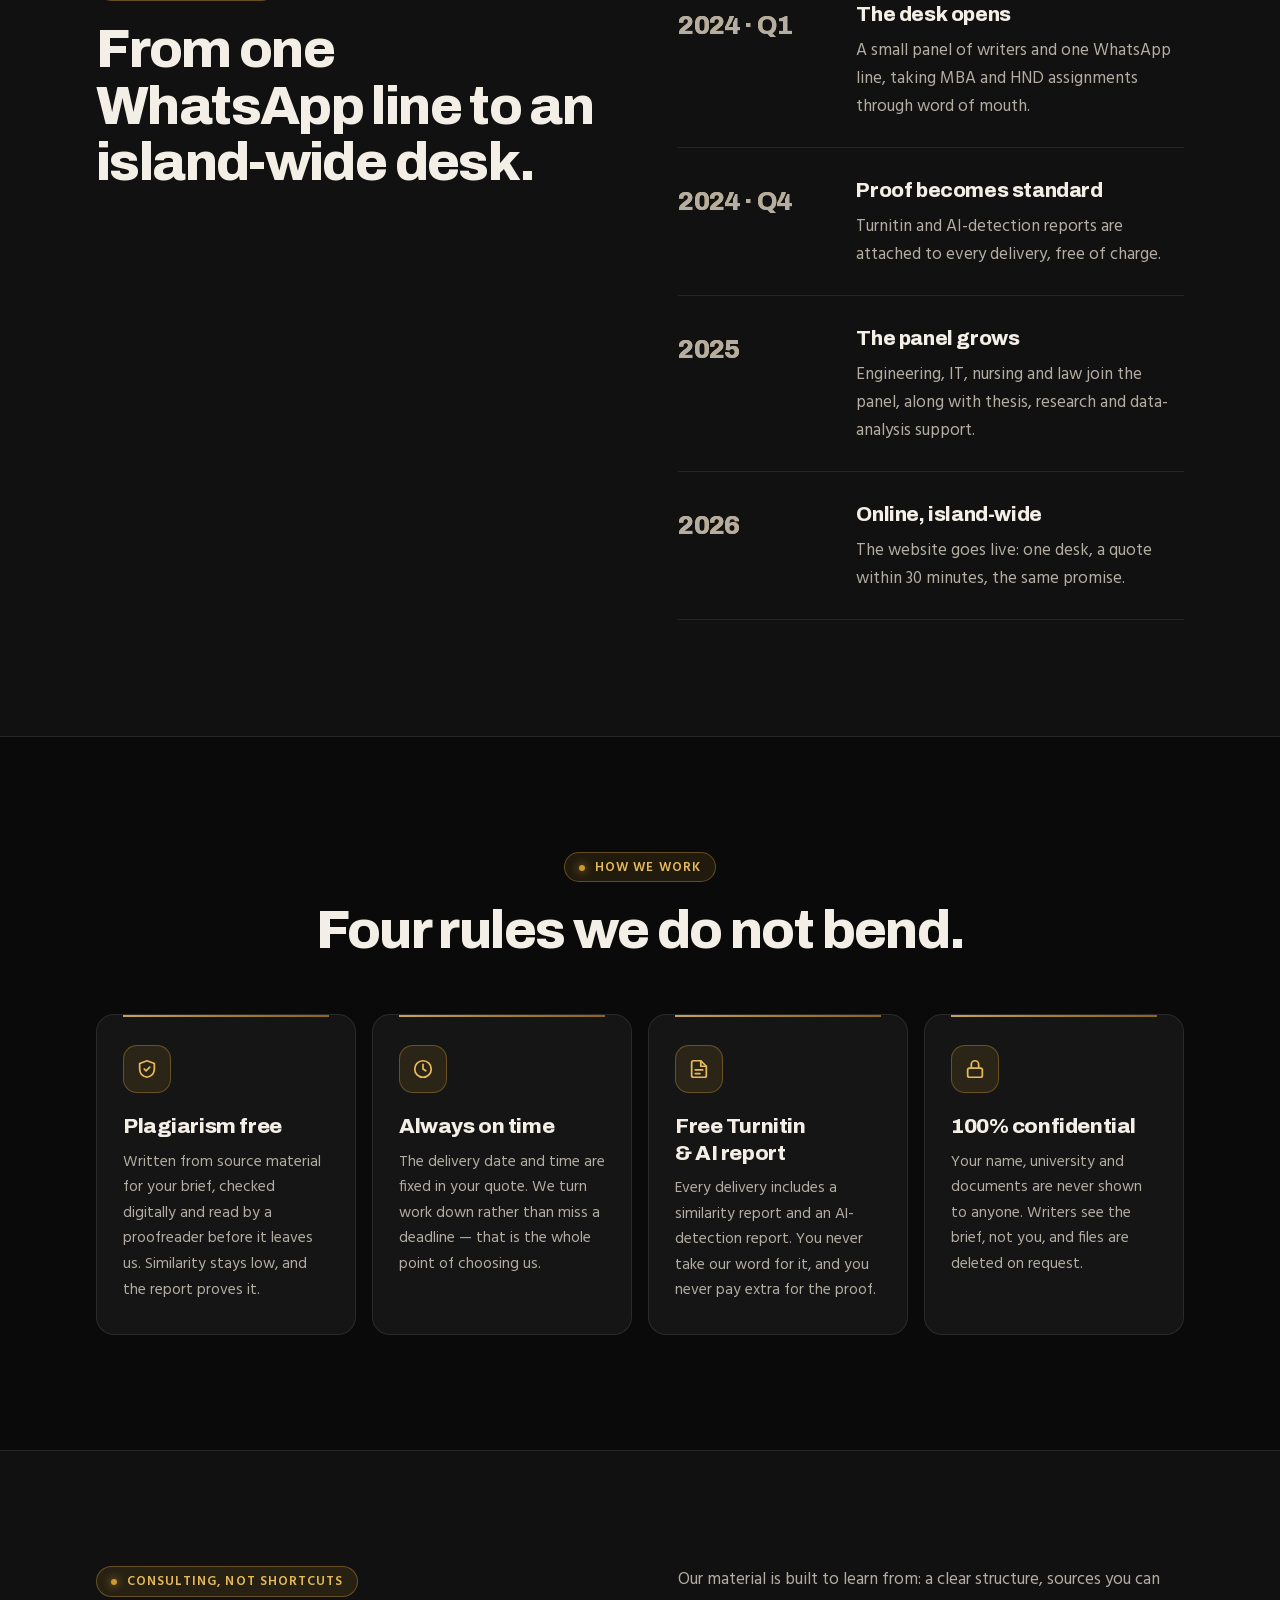
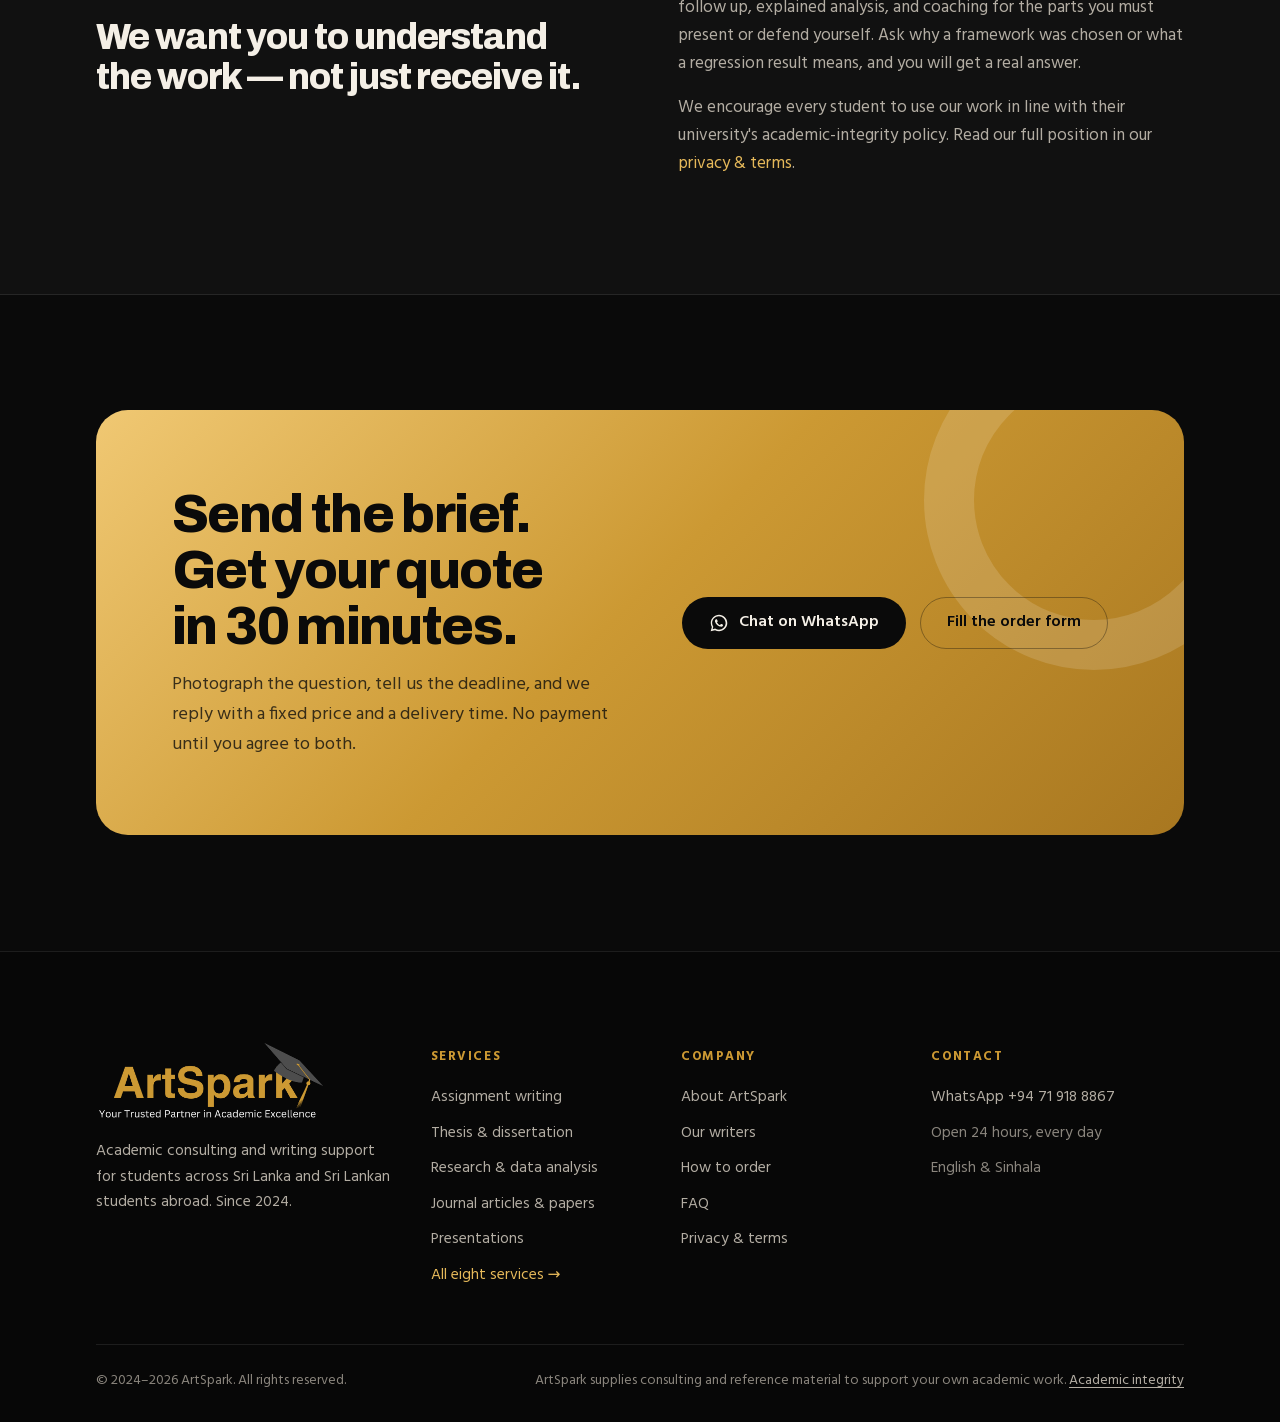
<file: docs/about.html>
<!doctype html>
<html lang="en" class="no-js">
<head>
<meta charset="utf-8" />
<meta name="viewport" content="width=device-width, initial-scale=1" />
<title>About ArtSpark — Sri Lankan Academic Writers, Founded 2024</title>
<meta name="description" content="ArtSpark was founded in 2024 as a study-consulting desk staffed only by graduates of Sri Lankan government universities. Fixed delivery times, free similarity and AI reports, complete confidentiality." />
<link rel="canonical" href="https://artspark.edu.lk/about.html" />
<meta name="robots" content="index, follow, max-image-preview:large, max-snippet:-1" />
<meta name="author" content="ArtSpark" />
<meta name="geo.region" content="LK" />
<meta name="geo.placename" content="Sri Lanka" />
<meta name="theme-color" content="#0a0a0a" />
<meta name="color-scheme" content="dark" />
<meta name="format-detection" content="telephone=no" />
<meta property="og:type" content="website" />
<meta property="og:site_name" content="ArtSpark" />
<meta property="og:locale" content="en_GB" />
<meta property="og:title" content="About ArtSpark — Sri Lankan Academic Writers, Founded 2024" />
<meta property="og:description" content="ArtSpark was founded in 2024 as a study-consulting desk staffed only by graduates of Sri Lankan government universities. Fixed delivery times, free similarity and AI reports, complete confidentiality." />
<meta property="og:url" content="https://artspark.edu.lk/about.html" />
<meta property="og:image" content="https://artspark.edu.lk/assets/artspark-og.jpg" />
<meta property="og:image:width" content="1200" />
<meta property="og:image:height" content="630" />
<meta property="og:image:alt" content="ArtSpark — Your Trusted Partner in Academic Excellence" />
<meta name="twitter:card" content="summary_large_image" />
<meta name="twitter:title" content="About ArtSpark — Sri Lankan Academic Writers, Founded 2024" />
<meta name="twitter:description" content="ArtSpark was founded in 2024 as a study-consulting desk staffed only by graduates of Sri Lankan government universities. Fixed delivery times, free similarity and AI reports, complete confidentiality." />
<meta name="twitter:image" content="https://artspark.edu.lk/assets/artspark-og.jpg" />
<link rel="icon" href="favicon.ico" sizes="any" />
<link rel="icon" type="image/png" sizes="32x32" href="assets/favicon-32.png" />
<link rel="icon" type="image/png" sizes="192x192" href="assets/icon-192.png" />
<link rel="apple-touch-icon" href="assets/apple-touch-icon.png" />
<link rel="manifest" href="site.webmanifest" />
<link rel="preload" href="assets/fonts/archivo-latin.woff2" as="font" type="font/woff2" crossorigin />
<link rel="preload" href="assets/fonts/hind-400-latin.woff2" as="font" type="font/woff2" crossorigin />
<link rel="stylesheet" href="styles.css" />
<script>document.documentElement.className='js'</script>
<script src="site.js" defer></script>
<script type="application/ld+json">{
 "@context": "https://schema.org",
 "@graph": [
  {
   "@type": "ProfessionalService",
   "@id": "https://artspark.edu.lk/#organization",
   "name": "ArtSpark",
   "slogan": "Your Trusted Partner in Academic Excellence",
   "url": "https://artspark.edu.lk/",
   "logo": "https://artspark.edu.lk/assets/icon-512.png",
   "image": "https://artspark.edu.lk/assets/artspark-og.jpg",
   "description": "ArtSpark is a Sri Lankan academic consulting and writing-support service founded in 2024, offering assignment writing, thesis and dissertation support, research and data analysis, journal articles, case studies, presentations, academic coaching, and editing and proofreading.",
   "foundingDate": "2024",
   "telephone": "+94719188867",
   "priceRange": "Quoted per project",
   "address": {
    "@type": "PostalAddress",
    "addressCountry": "LK"
   },
   "areaServed": [
    {
     "@type": "Country",
     "name": "Sri Lanka"
    },
    {
     "@type": "Place",
     "name": "Worldwide (Sri Lankan students abroad)"
    }
   ],
   "availableLanguage": [
    "English",
    "Sinhala"
   ],
   "openingHoursSpecification": {
    "@type": "OpeningHoursSpecification",
    "dayOfWeek": [
     "Monday",
     "Tuesday",
     "Wednesday",
     "Thursday",
     "Friday",
     "Saturday",
     "Sunday"
    ],
    "opens": "00:00",
    "closes": "23:59"
   },
   "contactPoint": {
    "@type": "ContactPoint",
    "contactType": "customer support",
    "telephone": "+94719188867",
    "availableLanguage": [
     "English",
     "Sinhala"
    ]
   },
   "knowsAbout": [
    "Academic writing",
    "Assignment writing",
    "Dissertation support",
    "Research methodology",
    "SPSS data analysis",
    "Harvard referencing",
    "APA referencing",
    "Turnitin similarity reports",
    "AI detection reports"
   ],
   "hasOfferCatalog": {
    "@type": "OfferCatalog",
    "name": "ArtSpark services",
    "itemListElement": [
     {
      "@type": "Offer",
      "itemOffered": {
       "@type": "Service",
       "name": "Assignment writing",
       "description": "Coursework, essays and reports from diploma to MBA, written to your rubric and referencing style.",
       "url": "https://artspark.edu.lk/services.html#assignments"
      }
     },
     {
      "@type": "Offer",
      "itemOffered": {
       "@type": "Service",
       "name": "Thesis & dissertation",
       "description": "Proposal to final chapter, shaped round your supervisor's feedback, with viva preparation at the end.",
       "url": "https://artspark.edu.lk/services.html#thesis"
      }
     },
     {
      "@type": "Offer",
      "itemOffered": {
       "@type": "Service",
       "name": "Research & data analysis",
       "description": "Questionnaires, SPSS, Excel, R or NVivo analysis — with the output explained in plain words.",
       "url": "https://artspark.edu.lk/services.html#research"
      }
     },
     {
      "@type": "Offer",
      "itemOffered": {
       "@type": "Service",
       "name": "Journal articles & papers",
       "description": "Research articles, review papers and conference abstracts prepared to the journal's author guidelines.",
       "url": "https://artspark.edu.lk/services.html#articles"
      }
     },
     {
      "@type": "Offer",
      "itemOffered": {
       "@type": "Service",
       "name": "Presentations",
       "description": "Clear, well-designed PowerPoint or Google Slides decks built from your report, with speaker notes.",
       "url": "https://artspark.edu.lk/services.html#presentations"
      }
     },
     {
      "@type": "Offer",
      "itemOffered": {
       "@type": "Service",
       "name": "Case study analysis",
       "description": "Applied analysis using the right framework — SWOT, PESTEL, Porter's Five Forces, VRIO and more.",
       "url": "https://artspark.edu.lk/services.html#case-studies"
      }
     },
     {
      "@type": "Offer",
      "itemOffered": {
       "@type": "Service",
       "name": "Academic coaching",
       "description": "One-to-one online sessions on methods, statistics, academic writing and viva practice.",
       "url": "https://artspark.edu.lk/services.html#coaching"
      }
     },
     {
      "@type": "Offer",
      "itemOffered": {
       "@type": "Service",
       "name": "Editing & proofreading",
       "description": "Grammar, flow, structure, referencing and similarity reduction on work you have already written.",
       "url": "https://artspark.edu.lk/services.html#editing"
      }
     }
    ]
   }
  },
  {
   "@type": "WebSite",
   "@id": "https://artspark.edu.lk/#website",
   "url": "https://artspark.edu.lk/",
   "name": "ArtSpark",
   "inLanguage": "en",
   "publisher": {
    "@id": "https://artspark.edu.lk/#organization"
   }
  },
  {
   "@type": "AboutPage",
   "@id": "https://artspark.edu.lk/about.html#webpage",
   "url": "https://artspark.edu.lk/about.html",
   "name": "About ArtSpark — Sri Lankan Academic Writers, Founded 2024",
   "description": "ArtSpark was founded in 2024 as a study-consulting desk staffed only by graduates of Sri Lankan government universities. Fixed delivery times, free similarity and AI reports, complete confidentiality.",
   "isPartOf": {
    "@id": "https://artspark.edu.lk/#website"
   },
   "about": {
    "@id": "https://artspark.edu.lk/#organization"
   },
   "inLanguage": "en",
   "dateModified": "2026-11-03"
  },
  {
   "@type": "BreadcrumbList",
   "itemListElement": [
    {
     "@type": "ListItem",
     "position": 1,
     "name": "Home",
     "item": "https://artspark.edu.lk/"
    },
    {
     "@type": "ListItem",
     "position": 2,
     "name": "About",
     "item": "https://artspark.edu.lk/about.html"
    }
   ]
  }
 ]
}</script>
</head>
<body>
<a class="skip-link" href="#main">Skip to content</a>
<header class="site-header">
  <div class="wrap header-in nav">
    <a href="index.html" class="brand" aria-label="ArtSpark home"><img src="assets/artspark-wordmark.png" width="520" height="165" alt="ArtSpark" /></a>
    <a class="header-phone" href="https://wa.me/94719188867?text=Hi%20ArtSpark%2C%20I%27d%20like%20a%20free%20quote%20for%20my%20academic%20work." target="_blank" rel="noopener"><svg width="20" height="20" viewBox="0 0 24 24" fill="currentColor" aria-hidden="true"><path d="M12.04 2C6.58 2 2.13 6.45 2.13 11.91c0 1.75.46 3.46 1.32 4.96L2 22l5.25-1.38c1.45.79 3.08 1.21 4.79 1.21 5.46 0 9.91-4.45 9.91-9.91S17.5 2 12.04 2Zm0 18.02c-1.5 0-2.97-.4-4.26-1.16l-.3-.18-3.12.82.83-3.04-.2-.31a8.07 8.07 0 0 1-1.24-4.24c0-4.47 3.64-8.11 8.11-8.11 4.47 0 8.1 3.64 8.1 8.11 0 4.47-3.63 8.11-8.1 8.11Zm4.44-6.07c-.24-.12-1.44-.71-1.66-.79-.22-.08-.38-.12-.55.12-.16.24-.63.79-.77.95-.14.16-.28.18-.52.06-.24-.12-1.03-.38-1.96-1.21-.72-.65-1.21-1.45-1.35-1.69-.14-.24-.02-.37.1-.49.11-.11.24-.28.36-.42.12-.14.16-.24.24-.4.08-.16.04-.3-.02-.42-.06-.12-.55-1.32-.75-1.8-.2-.48-.4-.42-.55-.42-.14 0-.3-.02-.46-.02-.16 0-.42.06-.64.3-.22.24-.84.82-.84 2 0 1.18.86 2.32.98 2.48.12.16 1.69 2.58 4.1 3.62.57.25 1.02.39 1.37.5.58.18 1.1.16 1.52.1.46-.07 1.42-.58 1.62-1.14.2-.56.2-1.04.14-1.14-.06-.1-.22-.16-.46-.28Z"/></svg>+94 71 918 8867</a>
    <button class="nav-toggle" type="button" aria-expanded="false" aria-controls="nav-links" aria-label="Open menu"><span class="nav-toggle-bars"></span></button>
    <nav class="nav-links" id="nav-links" aria-label="Main">
        <a href="index.html">Home</a>
        <a href="services.html">Services</a>
        <a href="about.html" aria-current="page">About</a>
        <a href="order.html#faq">FAQ</a>
        <a href="order.html" class="btn btn-gold">Get a free quote</a>
    </nav>
  </div>
</header>
<main id="main">
<section class="page-hero">
  <div class="wrap">
    <nav class="crumbs" aria-label="Breadcrumb"><a href="index.html">Home</a><span aria-hidden="true">/</span><span aria-current="page">About</span></nav>
    <div class="kicker-row"><span class="kicker">About ArtSpark</span></div>
    <h1 class="title">Founded in 2024 by graduates, for students who <span class="gold-text">cannot afford to be late.</span></h1>
    <p class="lede">ArtSpark is a study-consulting desk staffed only by graduates of Sri Lankan government universities. Fixed delivery times, free similarity and AI reports, and complete confidentiality — on every order.</p>
  </div>
</section>

<section class="section">
  <div class="wrap two-col">
    <div class="photo-wrap reveal">
      <div class="badge-since"><div><small>Since</small><b>2024</b></div></div>
      <div class="photo"><img src="assets/img/library-books-800.webp" srcset="assets/img/library-books-480.webp 480w, assets/img/library-books-800.webp 800w, assets/img/library-books-1200.webp 1200w, assets/img/library-books-1600.webp 1600w" sizes="(max-width: 760px) 100vw, 50vw" width="1000" height="800" alt="Open academic books on a library desk" fetchpriority="high" decoding="async" /></div>
    </div>
    <div>
      <div class="kicker-row"><span class="kicker">Why we started</span></div>
      <h2 class="title">The market had two failures. We had lived through both as students.</h2>
      <p class="text" style="margin-top:22px">Cheap work that failed the similarity check, or careful work that arrived the day after the deadline. Either way the student lost a grade — sometimes a whole module.</p>
      <p class="text">ArtSpark was built to fix both at once. Every delivery date is fixed in writing, every file is read by a second person, and every order comes with the similarity and AI-detection reports, so quality can be checked rather than promised.</p>
    </div>
  </div>
</section>

<section class="section section-alt">
  <div class="wrap">
    <div class="center head">
      <div class="kicker-row"><span class="kicker">Behind the name</span></div>
      <h2 class="title">Art, spark — and a graduation cap.</h2>
    </div>
    <div class="cards">
      <div class="card reveal"><div class="ic"><svg width="22" height="22" viewBox="0 0 24 24" fill="none" stroke="currentColor" stroke-width="1.9" stroke-linecap="round" stroke-linejoin="round" aria-hidden="true"><path d="M12 3v4M12 17v4M3 12h4M17 12h4M6 6l2.5 2.5M15.5 15.5 18 18M18 6l-2.5 2.5M8.5 15.5 6 18"/></svg></div><h3>Art</h3><p>The craft of academic work: a clear argument, sound evidence, correct referencing and writing that reads well.</p></div>
      <div class="card reveal"><div class="ic"><svg width="22" height="22" viewBox="0 0 24 24" fill="none" stroke="currentColor" stroke-width="1.9" stroke-linecap="round" stroke-linejoin="round" aria-hidden="true"><path d="M21 12a8 8 0 0 1-11.6 7.1L4 20l1-4.6A8 8 0 1 1 21 12Z"/></svg></div><h3>Spark</h3><p>The moment a topic finally clicks. We explain our choices and coach you for the viva, so the understanding is yours.</p></div>
      <div class="card reveal"><div class="ic"><svg width="22" height="22" viewBox="0 0 24 24" fill="none" stroke="currentColor" stroke-width="1.9" stroke-linecap="round" stroke-linejoin="round" aria-hidden="true"><path d="m2 9 10-5 10 5-10 5Z"/><path d="M6 11v5c3 2 9 2 12 0v-5"/><path d="M22 9v6"/></svg></div><h3>The cap</h3><p>The graduation cap in our logo is the goal behind every order — not just a submitted assignment, a finished degree.</p></div>
    </div>
  </div>
</section>

<section id="team" class="section">
  <div class="wrap two-col">
    <div>
      <div class="kicker-row"><span class="kicker">The panel</span></div>
      <h2 class="title">Every writer is a graduate of a Sri Lankan government university.</h2>
      <p class="text" style="margin-top:22px">Writers join the panel for the faculty they studied in, and they write only inside it. Each order is matched on subject and level, a coordinator stays with it from quote to delivery, and an editor reads everything before it leaves us.</p>
      <p class="text">We publish the faculties rather than the names — the same confidentiality we give you, we give them.</p>
      <div class="pills"><span class="pill">Management</span><span class="pill">Finance &amp; accounting</span><span class="pill">Marketing &amp; HRM</span><span class="pill">IT &amp; software</span><span class="pill">Engineering</span><span class="pill">Nursing &amp; health</span><span class="pill">Education</span><span class="pill">Law</span></div>
    </div>
    <div class="photo reveal"><img src="assets/img/team-laptops-800.webp" srcset="assets/img/team-laptops-480.webp 480w, assets/img/team-laptops-800.webp 800w, assets/img/team-laptops-1200.webp 1200w, assets/img/team-laptops-1600.webp 1600w" sizes="(max-width: 760px) 100vw, 50vw" width="1000" height="800" alt="Two writers reviewing work together on laptops" loading="lazy" decoding="async" /></div>
  </div>
</section>

<section class="section section-alt">
  <div class="wrap two-col top">
    <div>
      <div class="kicker-row"><span class="kicker">Our story so far</span></div>
      <h2 class="title">From one WhatsApp line to an island-wide desk.</h2>
    </div>
    <div class="history">
      <div class="history-item reveal"><p class="when gold-text">2024 · Q1</p><div><h3>The desk opens</h3><p>A small panel of writers and one WhatsApp line, taking MBA and HND assignments through word of mouth.</p></div></div>
      <div class="history-item reveal"><p class="when gold-text">2024 · Q4</p><div><h3>Proof becomes standard</h3><p>Turnitin and AI-detection reports are attached to every delivery, free of charge.</p></div></div>
      <div class="history-item reveal"><p class="when gold-text">2025</p><div><h3>The panel grows</h3><p>Engineering, IT, nursing and law join the panel, along with thesis, research and data-analysis support.</p></div></div>
      <div class="history-item reveal"><p class="when gold-text">2026</p><div><h3>Online, island-wide</h3><p>The website goes live: one desk, a quote within 30 minutes, the same promise.</p></div></div>
    </div>
  </div>
</section>

<section class="section">
  <div class="wrap">
    <div class="center head">
      <div class="kicker-row"><span class="kicker">How we work</span></div>
      <h2 class="title">Four rules we do not bend.</h2>
    </div>
    <div class="cards">
      <div class="card reveal"><div class="ic"><svg width="22" height="22" viewBox="0 0 24 24" fill="none" stroke="currentColor" stroke-width="1.9" stroke-linecap="round" stroke-linejoin="round" aria-hidden="true"><path d="M12 3 4 6v6c0 5 3.5 8 8 9 4.5-1 8-4 8-9V6Z"/><path d="m9 12 2 2 4-4"/></svg></div><h3>Plagiarism free</h3><p>Written from source material for your brief, checked digitally and read by a proofreader before it leaves us. Similarity stays low, and the report proves it.</p></div>
      <div class="card reveal"><div class="ic"><svg width="22" height="22" viewBox="0 0 24 24" fill="none" stroke="currentColor" stroke-width="1.9" stroke-linecap="round" stroke-linejoin="round" aria-hidden="true"><circle cx="12" cy="12" r="9"/><path d="M12 7v5l3 2"/></svg></div><h3>Always on time</h3><p>The delivery date and time are fixed in your quote. We turn work down rather than miss a deadline — that is the whole point of choosing us.</p></div>
      <div class="card reveal"><div class="ic"><svg width="22" height="22" viewBox="0 0 24 24" fill="none" stroke="currentColor" stroke-width="1.9" stroke-linecap="round" stroke-linejoin="round" aria-hidden="true"><path d="M14 3H6a2 2 0 0 0-2 2v14a2 2 0 0 0 2 2h12a2 2 0 0 0 2-2V9Z"/><path d="M14 3v6h6M8 13h8M8 17h5"/></svg></div><h3>Free Turnitin & AI report</h3><p>Every delivery includes a similarity report and an AI-detection report. You never take our word for it, and you never pay extra for the proof.</p></div>
      <div class="card reveal"><div class="ic"><svg width="22" height="22" viewBox="0 0 24 24" fill="none" stroke="currentColor" stroke-width="1.9" stroke-linecap="round" stroke-linejoin="round" aria-hidden="true"><rect x="4" y="11" width="16" height="10" rx="2"/><path d="M8 11V7a4 4 0 0 1 8 0v4"/></svg></div><h3>100% confidential</h3><p>Your name, university and documents are never shown to anyone. Writers see the brief, not you, and files are deleted on request.</p></div>
    </div>
  </div>
</section>

<section class="section section-alt">
  <div class="wrap two-col top">
    <div>
      <div class="kicker-row"><span class="kicker">Consulting, not shortcuts</span></div>
      <h2 class="title-sm">We want you to understand the work — not just receive it.</h2>
    </div>
    <div>
      <p class="text">Our material is built to learn from: a clear structure, sources you can follow up, explained analysis, and coaching for the parts you must present or defend yourself. Ask why a framework was chosen or what a regression result means, and you will get a real answer.</p>
      <p class="text">We encourage every student to use our work in line with their university's academic-integrity policy. Read our full position in our <a href="privacy.html#integrity">privacy &amp; terms</a>.</p>
    </div>
  </div>
</section>
<section class="section" aria-label="Get a quote">
  <div class="wrap">
    <div class="cta-panel reveal">
      <div>
        <h2 class="title">Send the brief. Get your quote in 30 minutes.</h2>
        <p>Photograph the question, tell us the deadline, and we reply with a fixed price and a delivery time. No payment until you agree to both.</p>
      </div>
      <div class="btn-row">
        <a href="https://wa.me/94719188867?text=Hi%20ArtSpark%2C%20I%27d%20like%20a%20free%20quote%20for%20my%20academic%20work." target="_blank" rel="noopener" class="btn btn-dark"><svg width="20" height="20" viewBox="0 0 24 24" fill="currentColor" aria-hidden="true"><path d="M12.04 2C6.58 2 2.13 6.45 2.13 11.91c0 1.75.46 3.46 1.32 4.96L2 22l5.25-1.38c1.45.79 3.08 1.21 4.79 1.21 5.46 0 9.91-4.45 9.91-9.91S17.5 2 12.04 2Zm0 18.02c-1.5 0-2.97-.4-4.26-1.16l-.3-.18-3.12.82.83-3.04-.2-.31a8.07 8.07 0 0 1-1.24-4.24c0-4.47 3.64-8.11 8.11-8.11 4.47 0 8.1 3.64 8.1 8.11 0 4.47-3.63 8.11-8.1 8.11Zm4.44-6.07c-.24-.12-1.44-.71-1.66-.79-.22-.08-.38-.12-.55.12-.16.24-.63.79-.77.95-.14.16-.28.18-.52.06-.24-.12-1.03-.38-1.96-1.21-.72-.65-1.21-1.45-1.35-1.69-.14-.24-.02-.37.1-.49.11-.11.24-.28.36-.42.12-.14.16-.24.24-.4.08-.16.04-.3-.02-.42-.06-.12-.55-1.32-.75-1.8-.2-.48-.4-.42-.55-.42-.14 0-.3-.02-.46-.02-.16 0-.42.06-.64.3-.22.24-.84.82-.84 2 0 1.18.86 2.32.98 2.48.12.16 1.69 2.58 4.1 3.62.57.25 1.02.39 1.37.5.58.18 1.1.16 1.52.1.46-.07 1.42-.58 1.62-1.14.2-.56.2-1.04.14-1.14-.06-.1-.22-.16-.46-.28Z"/></svg> Chat on WhatsApp</a>
        <a href="order.html" class="btn btn-on-gold">Fill the order form</a>
      </div>
    </div>
  </div>
</section>
</main>
<footer class="footer">
  <div class="wrap">
    <div class="footer-grid">
      <div>
        <img class="footer-logo" src="assets/artspark-logo-white.png" width="900" height="319" alt="ArtSpark — Your Trusted Partner in Academic Excellence" loading="lazy" />
        <p class="footer-about">Academic consulting and writing support for students across Sri Lanka and Sri Lankan students abroad. Since 2024.</p>
      </div>
      <div>
        <h2>Services</h2>
        <div class="footer-links">
          <a href="services.html#assignments">Assignment writing</a>
          <a href="services.html#thesis">Thesis &amp; dissertation</a>
          <a href="services.html#research">Research &amp; data analysis</a>
          <a href="services.html#articles">Journal articles &amp; papers</a>
          <a href="services.html#presentations">Presentations</a>
          <a href="services.html" style="color:var(--gold-hi)">All eight services →</a>
        </div>
      </div>
      <div>
        <h2>Company</h2>
        <div class="footer-links">
          <a href="about.html">About ArtSpark</a>
          <a href="about.html#team">Our writers</a>
          <a href="order.html">How to order</a>
          <a href="order.html#faq">FAQ</a>
          <a href="privacy.html">Privacy &amp; terms</a>
        </div>
      </div>
      <div>
        <h2>Contact</h2>
        <div class="footer-links">
          <a href="https://wa.me/94719188867?text=Hi%20ArtSpark%2C%20I%27d%20like%20a%20free%20quote%20for%20my%20academic%20work." target="_blank" rel="noopener">WhatsApp +94 71 918 8867</a>
          <span>Open 24 hours, every day</span>
          <span>English &amp; Sinhala</span>
        </div>
      </div>
    </div>
    <div class="footer-base">
      <span>© 2024–2026 ArtSpark. All rights reserved.</span>
      <span>ArtSpark supplies consulting and reference material to support your own academic work. <a href="privacy.html#integrity">Academic integrity</a></span>
    </div>
  </div>
</footer>
<a class="wa-float" href="https://wa.me/94719188867?text=Hi%20ArtSpark%2C%20I%27d%20like%20a%20free%20quote%20for%20my%20academic%20work." target="_blank" rel="noopener" aria-label="Chat with ArtSpark on WhatsApp"><svg width="20" height="20" viewBox="0 0 24 24" fill="currentColor" aria-hidden="true"><path d="M12.04 2C6.58 2 2.13 6.45 2.13 11.91c0 1.75.46 3.46 1.32 4.96L2 22l5.25-1.38c1.45.79 3.08 1.21 4.79 1.21 5.46 0 9.91-4.45 9.91-9.91S17.5 2 12.04 2Zm0 18.02c-1.5 0-2.97-.4-4.26-1.16l-.3-.18-3.12.82.83-3.04-.2-.31a8.07 8.07 0 0 1-1.24-4.24c0-4.47 3.64-8.11 8.11-8.11 4.47 0 8.1 3.64 8.1 8.11 0 4.47-3.63 8.11-8.1 8.11Zm4.44-6.07c-.24-.12-1.44-.71-1.66-.79-.22-.08-.38-.12-.55.12-.16.24-.63.79-.77.95-.14.16-.28.18-.52.06-.24-.12-1.03-.38-1.96-1.21-.72-.65-1.21-1.45-1.35-1.69-.14-.24-.02-.37.1-.49.11-.11.24-.28.36-.42.12-.14.16-.24.24-.4.08-.16.04-.3-.02-.42-.06-.12-.55-1.32-.75-1.8-.2-.48-.4-.42-.55-.42-.14 0-.3-.02-.46-.02-.16 0-.42.06-.64.3-.22.24-.84.82-.84 2 0 1.18.86 2.32.98 2.48.12.16 1.69 2.58 4.1 3.62.57.25 1.02.39 1.37.5.58.18 1.1.16 1.52.1.46-.07 1.42-.58 1.62-1.14.2-.56.2-1.04.14-1.14-.06-.1-.22-.16-.46-.28Z"/></svg><span class="wa-text">WhatsApp us</span></a>
</body>
</html>
</file>
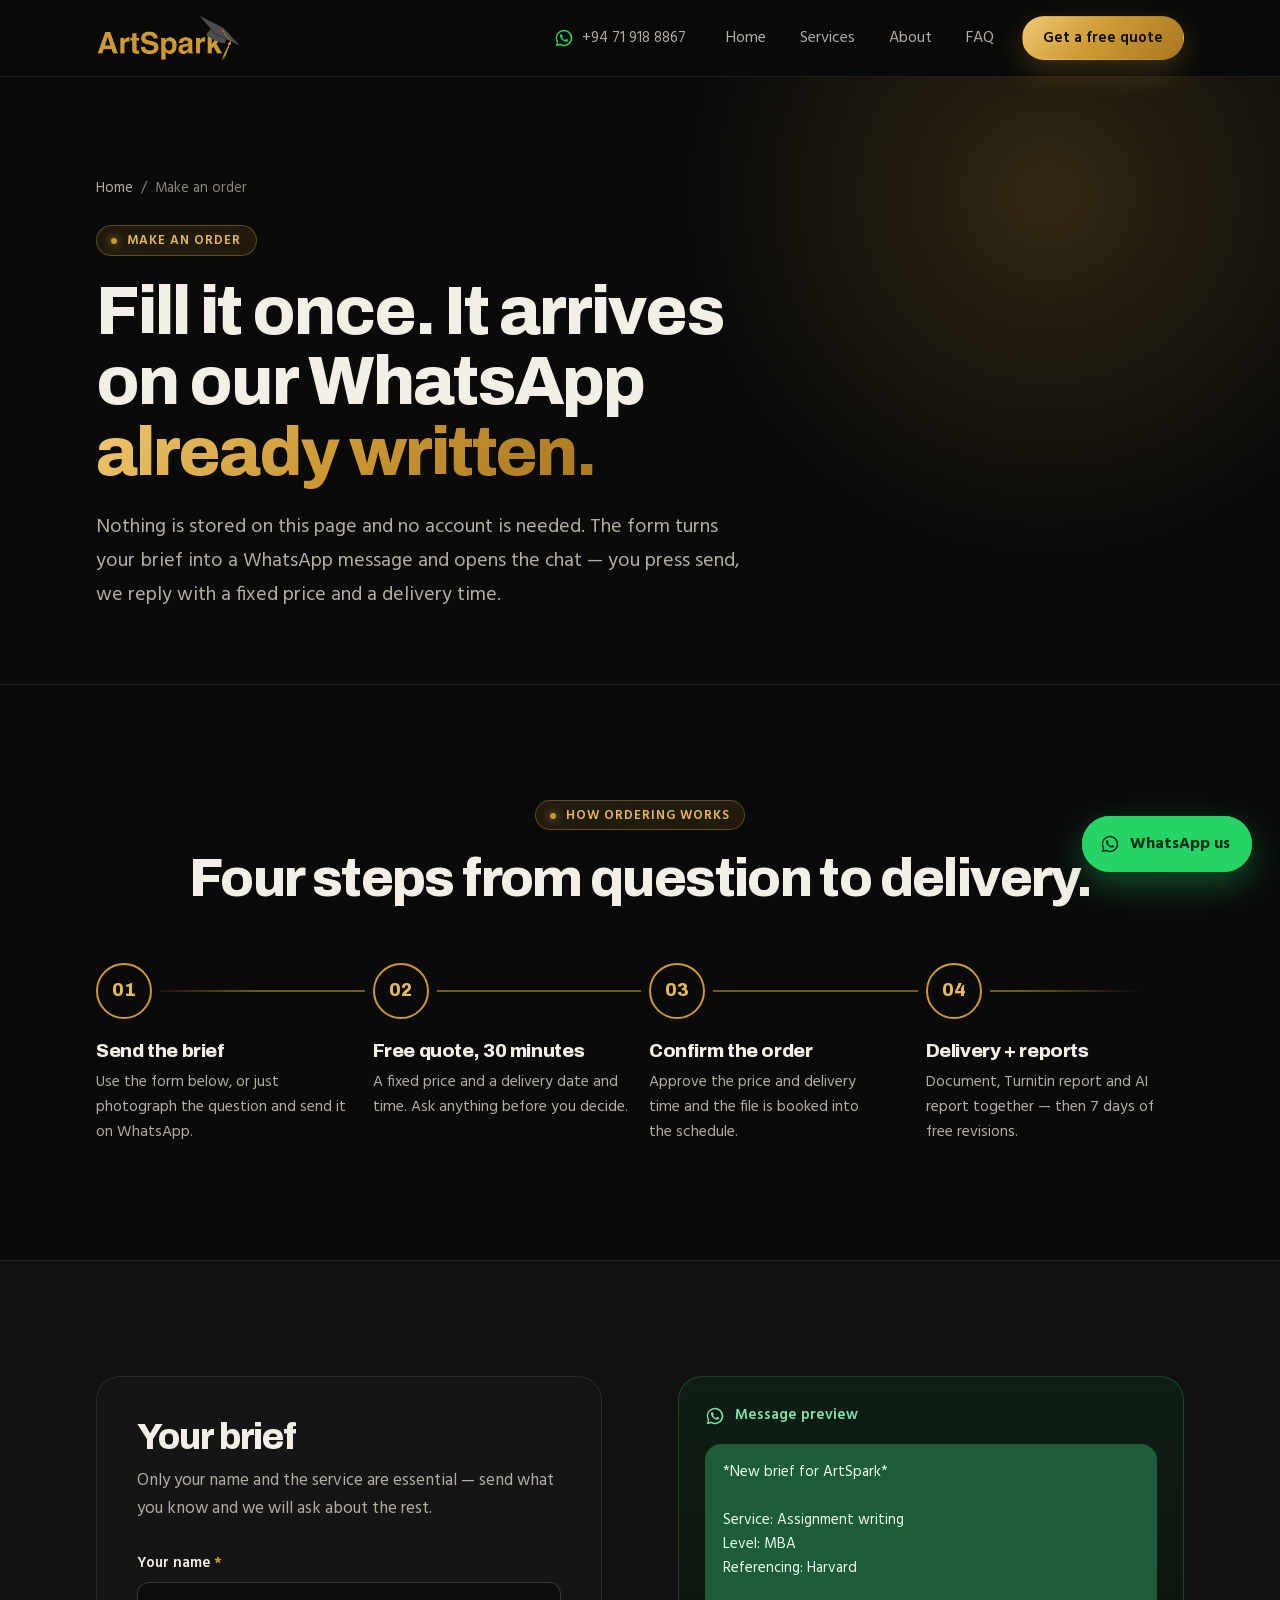
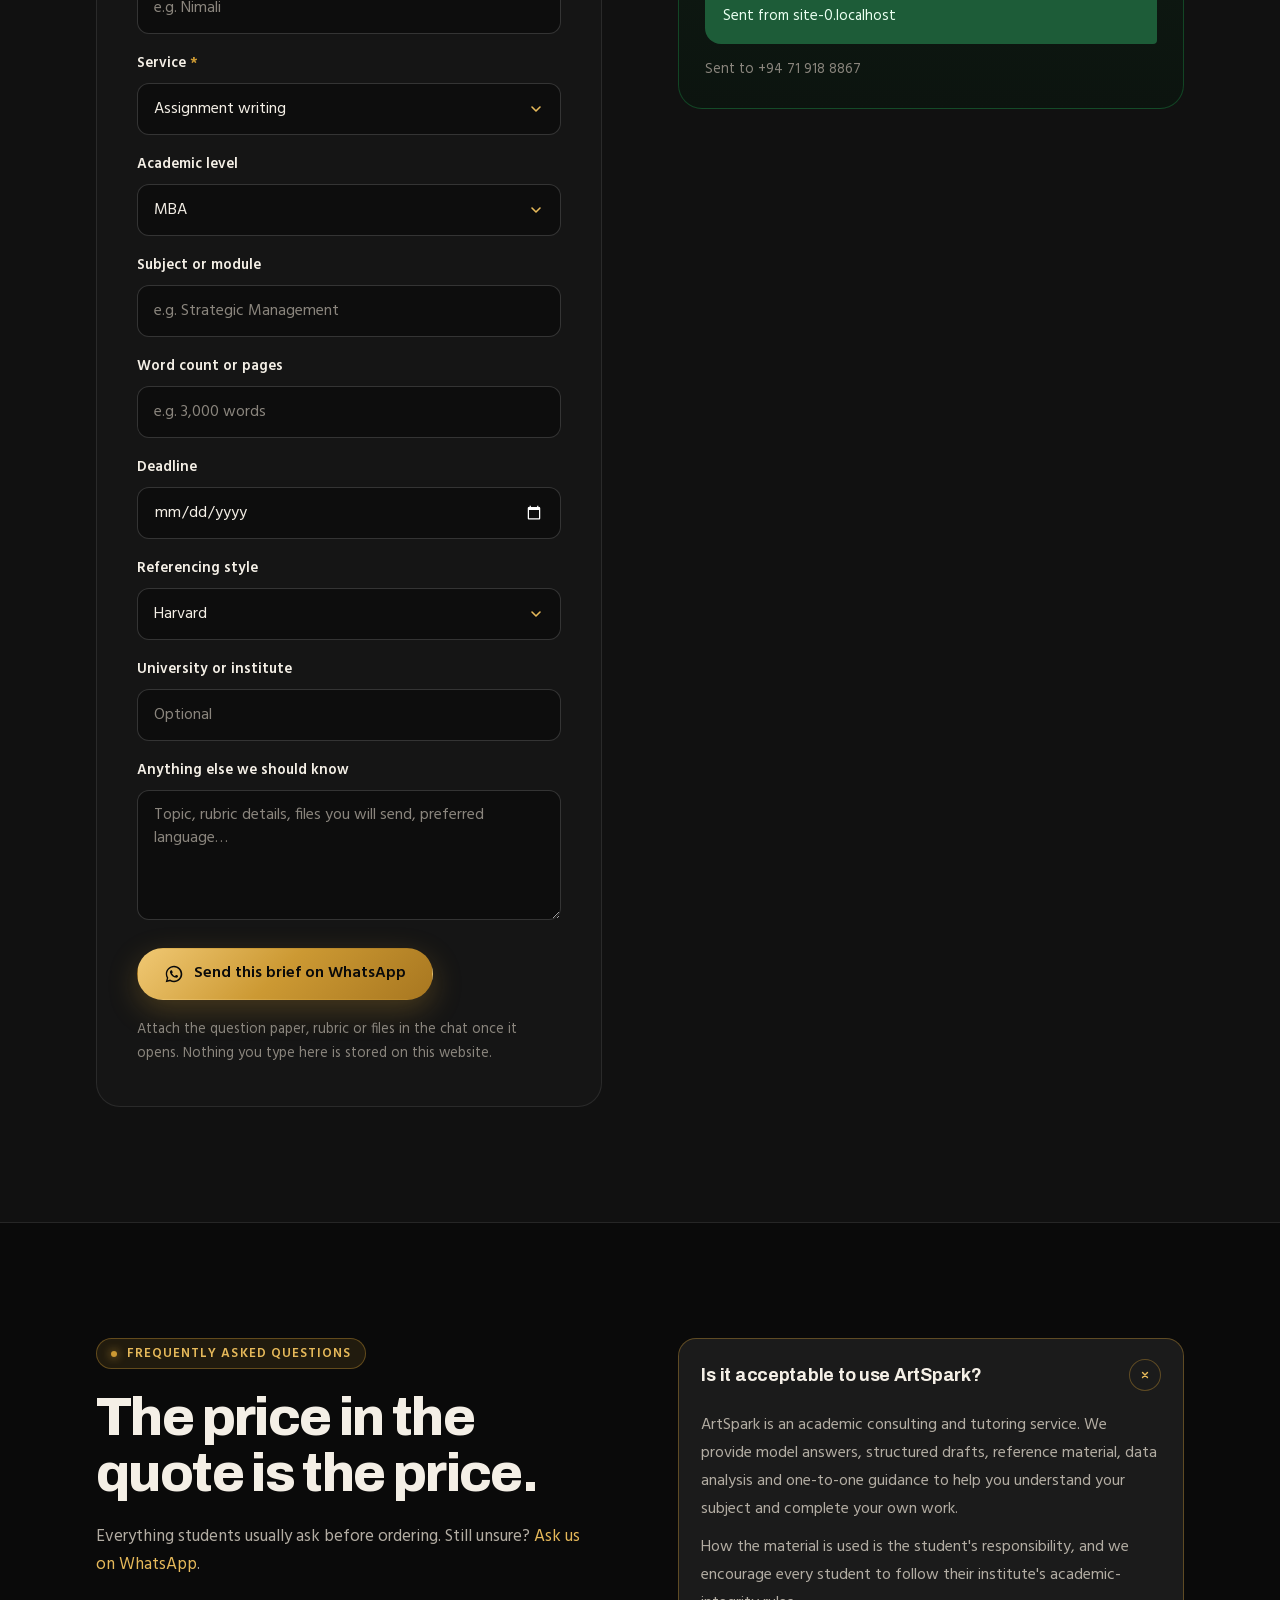
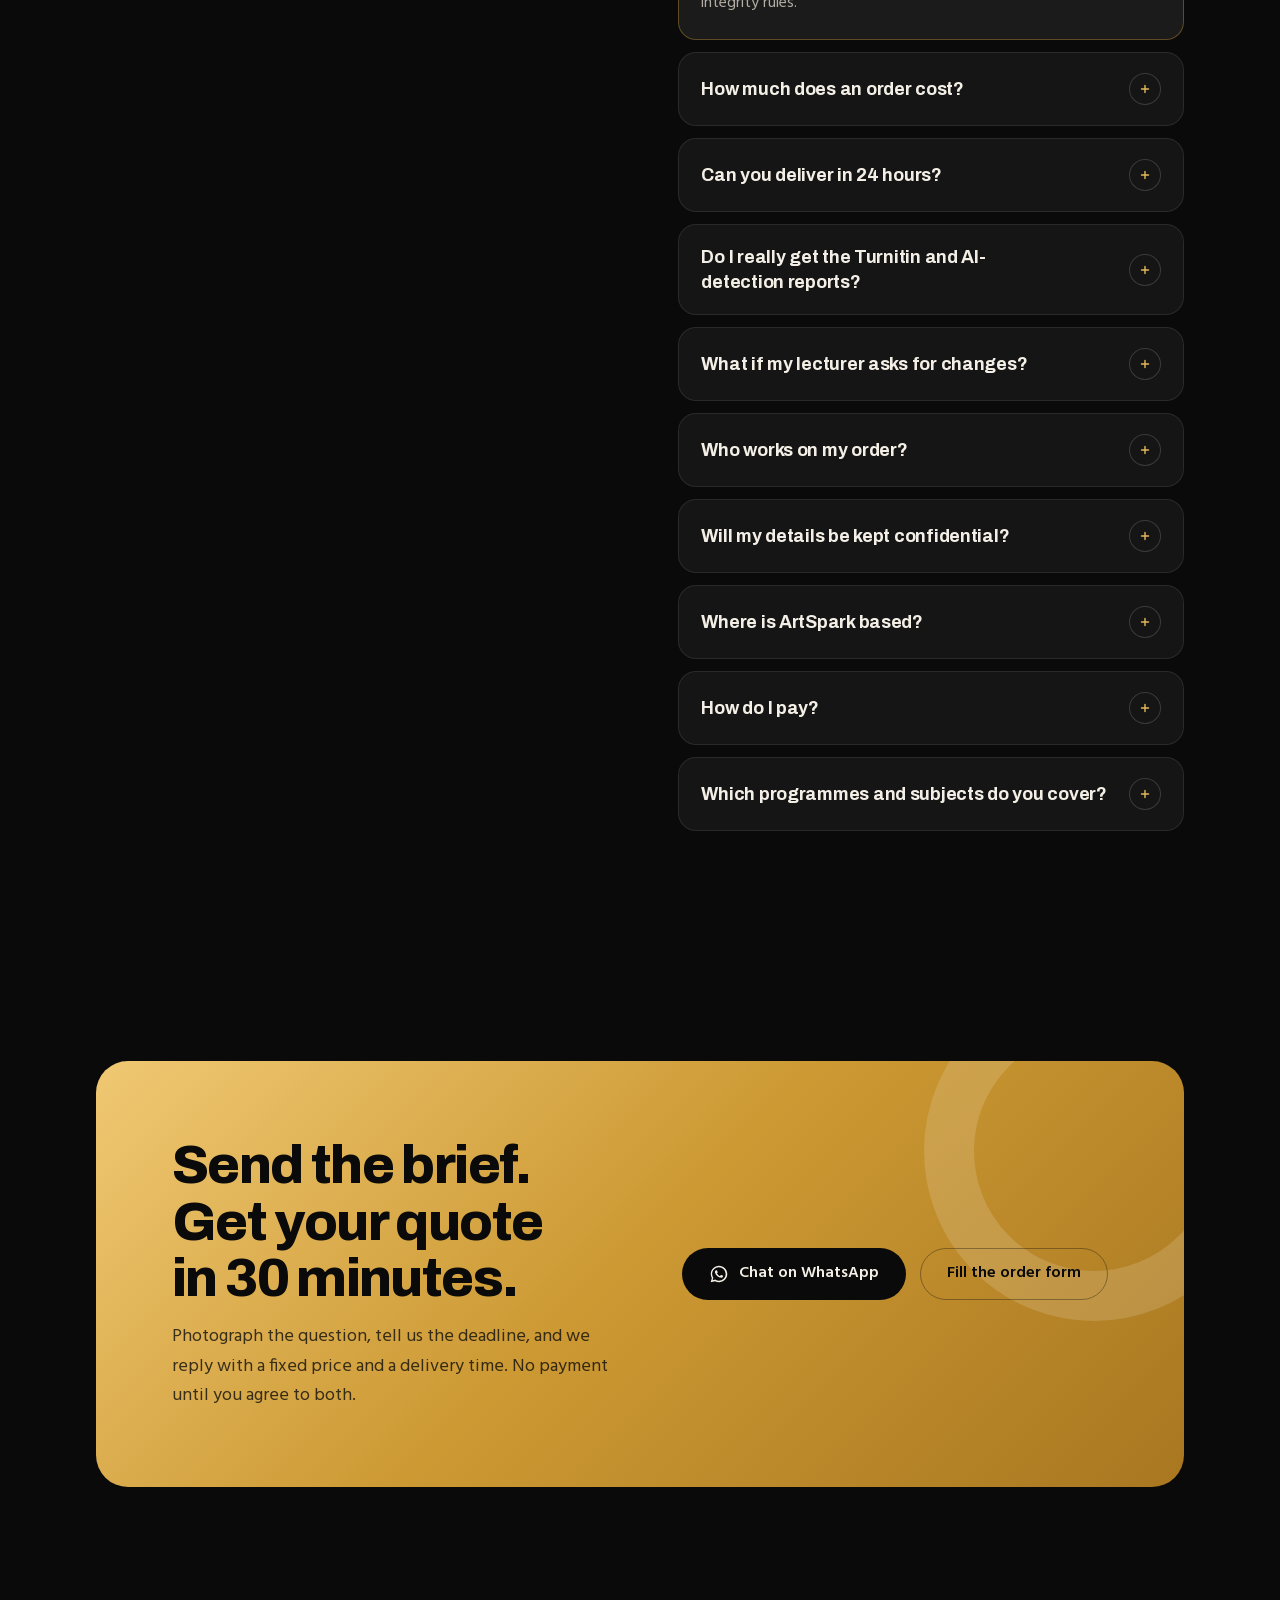
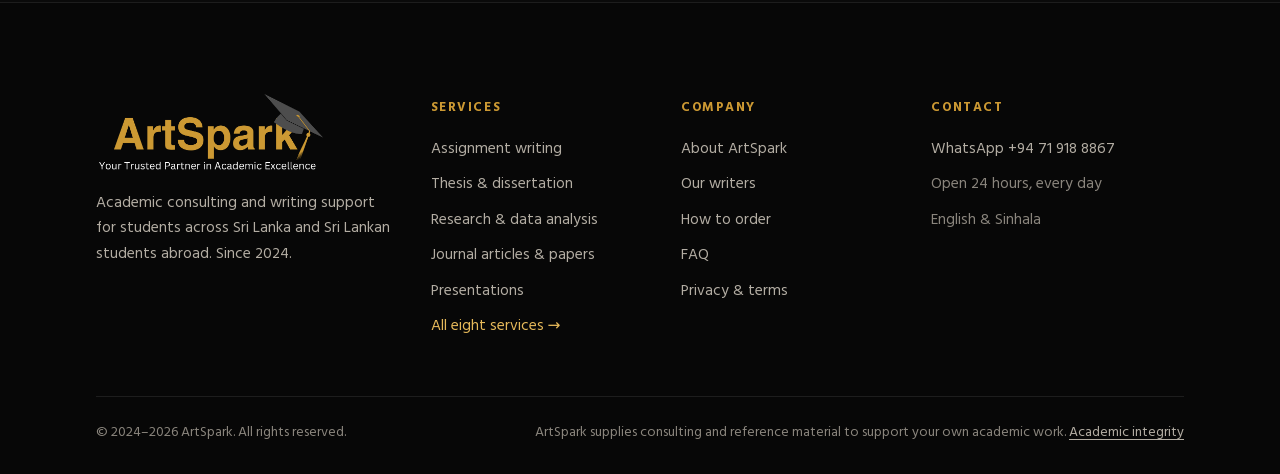
<file: docs/order.html>
<!doctype html>
<html lang="en" class="no-js">
<head>
<meta charset="utf-8" />
<meta name="viewport" content="width=device-width, initial-scale=1" />
<title>Make an Order — Free Assignment Quote in 30 Minutes | ArtSpark Sri Lanka</title>
<meta name="description" content="Send your brief to ArtSpark and get a free fixed-price quote within 30 minutes on WhatsApp +94 71 918 8867. Assignment, thesis, research, PPT and proofreading orders for Sri Lankan students. FAQ on pricing, deadlines and revisions." />
<link rel="canonical" href="https://artspark.edu.lk/order.html" />
<meta name="robots" content="index, follow, max-image-preview:large, max-snippet:-1" />
<meta name="author" content="ArtSpark" />
<meta name="geo.region" content="LK" />
<meta name="geo.placename" content="Sri Lanka" />
<meta name="theme-color" content="#0a0a0a" />
<meta name="color-scheme" content="dark" />
<meta name="format-detection" content="telephone=no" />
<meta property="og:type" content="website" />
<meta property="og:site_name" content="ArtSpark" />
<meta property="og:locale" content="en_GB" />
<meta property="og:title" content="Make an Order — Free Assignment Quote in 30 Minutes | ArtSpark Sri Lanka" />
<meta property="og:description" content="Send your brief to ArtSpark and get a free fixed-price quote within 30 minutes on WhatsApp +94 71 918 8867. Assignment, thesis, research, PPT and proofreading orders for Sri Lankan students. FAQ on pricing, deadlines and revisions." />
<meta property="og:url" content="https://artspark.edu.lk/order.html" />
<meta property="og:image" content="https://artspark.edu.lk/assets/artspark-og.jpg" />
<meta property="og:image:width" content="1200" />
<meta property="og:image:height" content="630" />
<meta property="og:image:alt" content="ArtSpark — Your Trusted Partner in Academic Excellence" />
<meta name="twitter:card" content="summary_large_image" />
<meta name="twitter:title" content="Make an Order — Free Assignment Quote in 30 Minutes | ArtSpark Sri Lanka" />
<meta name="twitter:description" content="Send your brief to ArtSpark and get a free fixed-price quote within 30 minutes on WhatsApp +94 71 918 8867. Assignment, thesis, research, PPT and proofreading orders for Sri Lankan students. FAQ on pricing, deadlines and revisions." />
<meta name="twitter:image" content="https://artspark.edu.lk/assets/artspark-og.jpg" />
<link rel="icon" href="favicon.ico" sizes="any" />
<link rel="icon" type="image/png" sizes="32x32" href="assets/favicon-32.png" />
<link rel="icon" type="image/png" sizes="192x192" href="assets/icon-192.png" />
<link rel="apple-touch-icon" href="assets/apple-touch-icon.png" />
<link rel="manifest" href="site.webmanifest" />
<link rel="preload" href="assets/fonts/archivo-latin.woff2" as="font" type="font/woff2" crossorigin />
<link rel="preload" href="assets/fonts/hind-400-latin.woff2" as="font" type="font/woff2" crossorigin />
<link rel="stylesheet" href="styles.css" />
<script>document.documentElement.className='js'</script>
<script src="site.js" defer></script>
<script type="application/ld+json">{
 "@context": "https://schema.org",
 "@graph": [
  {
   "@type": "ProfessionalService",
   "@id": "https://artspark.edu.lk/#organization",
   "name": "ArtSpark",
   "slogan": "Your Trusted Partner in Academic Excellence",
   "url": "https://artspark.edu.lk/",
   "logo": "https://artspark.edu.lk/assets/icon-512.png",
   "image": "https://artspark.edu.lk/assets/artspark-og.jpg",
   "description": "ArtSpark is a Sri Lankan academic consulting and writing-support service founded in 2024, offering assignment writing, thesis and dissertation support, research and data analysis, journal articles, case studies, presentations, academic coaching, and editing and proofreading.",
   "foundingDate": "2024",
   "telephone": "+94719188867",
   "priceRange": "Quoted per project",
   "address": {
    "@type": "PostalAddress",
    "addressCountry": "LK"
   },
   "areaServed": [
    {
     "@type": "Country",
     "name": "Sri Lanka"
    },
    {
     "@type": "Place",
     "name": "Worldwide (Sri Lankan students abroad)"
    }
   ],
   "availableLanguage": [
    "English",
    "Sinhala"
   ],
   "openingHoursSpecification": {
    "@type": "OpeningHoursSpecification",
    "dayOfWeek": [
     "Monday",
     "Tuesday",
     "Wednesday",
     "Thursday",
     "Friday",
     "Saturday",
     "Sunday"
    ],
    "opens": "00:00",
    "closes": "23:59"
   },
   "contactPoint": {
    "@type": "ContactPoint",
    "contactType": "customer support",
    "telephone": "+94719188867",
    "availableLanguage": [
     "English",
     "Sinhala"
    ]
   },
   "knowsAbout": [
    "Academic writing",
    "Assignment writing",
    "Dissertation support",
    "Research methodology",
    "SPSS data analysis",
    "Harvard referencing",
    "APA referencing",
    "Turnitin similarity reports",
    "AI detection reports"
   ],
   "hasOfferCatalog": {
    "@type": "OfferCatalog",
    "name": "ArtSpark services",
    "itemListElement": [
     {
      "@type": "Offer",
      "itemOffered": {
       "@type": "Service",
       "name": "Assignment writing",
       "description": "Coursework, essays and reports from diploma to MBA, written to your rubric and referencing style.",
       "url": "https://artspark.edu.lk/services.html#assignments"
      }
     },
     {
      "@type": "Offer",
      "itemOffered": {
       "@type": "Service",
       "name": "Thesis & dissertation",
       "description": "Proposal to final chapter, shaped round your supervisor's feedback, with viva preparation at the end.",
       "url": "https://artspark.edu.lk/services.html#thesis"
      }
     },
     {
      "@type": "Offer",
      "itemOffered": {
       "@type": "Service",
       "name": "Research & data analysis",
       "description": "Questionnaires, SPSS, Excel, R or NVivo analysis — with the output explained in plain words.",
       "url": "https://artspark.edu.lk/services.html#research"
      }
     },
     {
      "@type": "Offer",
      "itemOffered": {
       "@type": "Service",
       "name": "Journal articles & papers",
       "description": "Research articles, review papers and conference abstracts prepared to the journal's author guidelines.",
       "url": "https://artspark.edu.lk/services.html#articles"
      }
     },
     {
      "@type": "Offer",
      "itemOffered": {
       "@type": "Service",
       "name": "Presentations",
       "description": "Clear, well-designed PowerPoint or Google Slides decks built from your report, with speaker notes.",
       "url": "https://artspark.edu.lk/services.html#presentations"
      }
     },
     {
      "@type": "Offer",
      "itemOffered": {
       "@type": "Service",
       "name": "Case study analysis",
       "description": "Applied analysis using the right framework — SWOT, PESTEL, Porter's Five Forces, VRIO and more.",
       "url": "https://artspark.edu.lk/services.html#case-studies"
      }
     },
     {
      "@type": "Offer",
      "itemOffered": {
       "@type": "Service",
       "name": "Academic coaching",
       "description": "One-to-one online sessions on methods, statistics, academic writing and viva practice.",
       "url": "https://artspark.edu.lk/services.html#coaching"
      }
     },
     {
      "@type": "Offer",
      "itemOffered": {
       "@type": "Service",
       "name": "Editing & proofreading",
       "description": "Grammar, flow, structure, referencing and similarity reduction on work you have already written.",
       "url": "https://artspark.edu.lk/services.html#editing"
      }
     }
    ]
   }
  },
  {
   "@type": "WebSite",
   "@id": "https://artspark.edu.lk/#website",
   "url": "https://artspark.edu.lk/",
   "name": "ArtSpark",
   "inLanguage": "en",
   "publisher": {
    "@id": "https://artspark.edu.lk/#organization"
   }
  },
  {
   "@type": "WebPage",
   "@id": "https://artspark.edu.lk/order.html#webpage",
   "url": "https://artspark.edu.lk/order.html",
   "name": "Make an Order — Free Assignment Quote in 30 Minutes | ArtSpark Sri Lanka",
   "description": "Send your brief to ArtSpark and get a free fixed-price quote within 30 minutes on WhatsApp +94 71 918 8867. Assignment, thesis, research, PPT and proofreading orders for Sri Lankan students. FAQ on pricing, deadlines and revisions.",
   "isPartOf": {
    "@id": "https://artspark.edu.lk/#website"
   },
   "about": {
    "@id": "https://artspark.edu.lk/#organization"
   },
   "inLanguage": "en",
   "dateModified": "2026-11-03"
  },
  {
   "@type": "FAQPage",
   "@id": "https://artspark.edu.lk/order.html#faq",
   "mainEntity": [
    {
     "@type": "Question",
     "name": "Is it acceptable to use ArtSpark?",
     "acceptedAnswer": {
      "@type": "Answer",
      "text": "ArtSpark is an academic consulting and tutoring service. We provide model answers, structured drafts, reference material, data analysis and one-to-one guidance to help you understand your subject and complete your own work. How the material is used is the student's responsibility, and we encourage every student to follow their institute's academic-integrity rules."
     }
    },
    {
     "@type": "Question",
     "name": "How much does an order cost?",
     "acceptedAnswer": {
      "@type": "Answer",
      "text": "Price depends on the level, the word count, the deadline and how technical the work is. Send your brief and you will receive one fixed price within 30 minutes — no hidden fees and no obligation to accept."
     }
    },
    {
     "@type": "Question",
     "name": "Can you deliver in 24 hours?",
     "acceptedAnswer": {
      "@type": "Answer",
      "text": "Often, yes — especially for shorter work. When you ask for a quote we tell you honestly what is possible in your time frame. We would rather decline a job than miss a deadline."
     }
    },
    {
     "@type": "Question",
     "name": "Do I really get the Turnitin and AI-detection reports?",
     "acceptedAnswer": {
      "@type": "Answer",
      "text": "Yes. Every delivery includes a Turnitin similarity report and an AI-detection report at no extra charge. We keep plagiarism and AI-generated text below 10%, and the reports let you confirm it yourself."
     }
    },
    {
     "@type": "Question",
     "name": "What if my lecturer asks for changes?",
     "acceptedAnswer": {
      "@type": "Answer",
      "text": "Revisions against the original brief are free for seven days after delivery, including changes requested by your lecturer or supervisor. New requirements outside the original brief are quoted separately before any work begins."
     }
    },
    {
     "@type": "Question",
     "name": "Who works on my order?",
     "acceptedAnswer": {
      "@type": "Answer",
      "text": "Every writer on our panel is a graduate of a Sri Lankan government university and works only within their own faculty — management, finance, IT, engineering, nursing, education or law. An editor then checks structure, language and referencing before delivery."
     }
    },
    {
     "@type": "Question",
     "name": "Will my details be kept confidential?",
     "acceptedAnswer": {
      "@type": "Answer",
      "text": "Always. Your name, university and documents are never shared or published. Writers see the brief, not your identity, and your files are deleted on request once the order is complete."
     }
    },
    {
     "@type": "Question",
     "name": "Where is ArtSpark based?",
     "acceptedAnswer": {
      "@type": "Answer",
      "text": "ArtSpark is based in Sri Lanka and works online with students in every district, as well as Sri Lankan students studying in the UK, Australia, Canada and the Middle East. We work in English and Sinhala."
     }
    },
    {
     "@type": "Question",
     "name": "How do I pay?",
     "acceptedAnswer": {
      "@type": "Answer",
      "text": "Payment details are sent on WhatsApp after you accept the quote — never before. Large projects such as dissertations can be paid in stages that match the chapter delivery schedule."
     }
    },
    {
     "@type": "Question",
     "name": "Which programmes and subjects do you cover?",
     "acceptedAnswer": {
      "@type": "Answer",
      "text": "MBA, MSc, MA, MPhil, PhD, BSc, BA, BBA, HND, SLIM, CIM, PQHRM, CIMA, AAT, NVQ and diploma programmes. Subjects range from management, HRM, marketing and finance to IT, engineering, nursing, education, law and the social sciences."
     }
    }
   ]
  },
  {
   "@type": "BreadcrumbList",
   "itemListElement": [
    {
     "@type": "ListItem",
     "position": 1,
     "name": "Home",
     "item": "https://artspark.edu.lk/"
    },
    {
     "@type": "ListItem",
     "position": 2,
     "name": "Make an order",
     "item": "https://artspark.edu.lk/order.html"
    }
   ]
  }
 ]
}</script>
</head>
<body>
<a class="skip-link" href="#main">Skip to content</a>
<header class="site-header">
  <div class="wrap header-in nav">
    <a href="index.html" class="brand" aria-label="ArtSpark home"><img src="assets/artspark-wordmark.png" width="520" height="165" alt="ArtSpark" /></a>
    <a class="header-phone" href="https://wa.me/94719188867?text=Hi%20ArtSpark%2C%20I%27d%20like%20a%20free%20quote%20for%20my%20academic%20work." target="_blank" rel="noopener"><svg width="20" height="20" viewBox="0 0 24 24" fill="currentColor" aria-hidden="true"><path d="M12.04 2C6.58 2 2.13 6.45 2.13 11.91c0 1.75.46 3.46 1.32 4.96L2 22l5.25-1.38c1.45.79 3.08 1.21 4.79 1.21 5.46 0 9.91-4.45 9.91-9.91S17.5 2 12.04 2Zm0 18.02c-1.5 0-2.97-.4-4.26-1.16l-.3-.18-3.12.82.83-3.04-.2-.31a8.07 8.07 0 0 1-1.24-4.24c0-4.47 3.64-8.11 8.11-8.11 4.47 0 8.1 3.64 8.1 8.11 0 4.47-3.63 8.11-8.1 8.11Zm4.44-6.07c-.24-.12-1.44-.71-1.66-.79-.22-.08-.38-.12-.55.12-.16.24-.63.79-.77.95-.14.16-.28.18-.52.06-.24-.12-1.03-.38-1.96-1.21-.72-.65-1.21-1.45-1.35-1.69-.14-.24-.02-.37.1-.49.11-.11.24-.28.36-.42.12-.14.16-.24.24-.4.08-.16.04-.3-.02-.42-.06-.12-.55-1.32-.75-1.8-.2-.48-.4-.42-.55-.42-.14 0-.3-.02-.46-.02-.16 0-.42.06-.64.3-.22.24-.84.82-.84 2 0 1.18.86 2.32.98 2.48.12.16 1.69 2.58 4.1 3.62.57.25 1.02.39 1.37.5.58.18 1.1.16 1.52.1.46-.07 1.42-.58 1.62-1.14.2-.56.2-1.04.14-1.14-.06-.1-.22-.16-.46-.28Z"/></svg>+94 71 918 8867</a>
    <button class="nav-toggle" type="button" aria-expanded="false" aria-controls="nav-links" aria-label="Open menu"><span class="nav-toggle-bars"></span></button>
    <nav class="nav-links" id="nav-links" aria-label="Main">
        <a href="index.html">Home</a>
        <a href="services.html">Services</a>
        <a href="about.html">About</a>
        <a href="order.html#faq">FAQ</a>
        <a href="order.html" class="btn btn-gold" aria-current="page">Get a free quote</a>
    </nav>
  </div>
</header>
<main id="main">
<section class="page-hero">
  <div class="wrap">
    <nav class="crumbs" aria-label="Breadcrumb"><a href="index.html">Home</a><span aria-hidden="true">/</span><span aria-current="page">Make an order</span></nav>
    <div class="kicker-row"><span class="kicker">Make an order</span></div>
    <h1 class="title">Fill it once. It arrives on our WhatsApp <span class="gold-text">already written.</span></h1>
    <p class="lede">Nothing is stored on this page and no account is needed. The form turns your brief into a WhatsApp message and opens the chat — you press send, we reply with a fixed price and a delivery time.</p>
  </div>
</section>

<section class="section">
  <div class="wrap">
    <div class="center head">
      <div class="kicker-row"><span class="kicker">How ordering works</span></div>
      <h2 class="title">Four steps from question to delivery.</h2>
    </div>
    <ol class="flow four reveal">
      <li><h3>Send the brief</h3><p>Use the form below, or just photograph the question and send it on WhatsApp.</p></li>
      <li><h3>Free quote, 30 minutes</h3><p>A fixed price and a delivery date and time. Ask anything before you decide.</p></li>
      <li><h3>Confirm the order</h3><p>Approve the price and delivery time and the file is booked into the schedule.</p></li>
      <li><h3>Delivery + reports</h3><p>Document, Turnitin report and AI report together — then 7 days of free revisions.</p></li>
    </ol>
  </div>
</section>

<section id="form" class="section section-alt" style="scroll-margin-top:80px">
  <div class="wrap two-col top">
    <div class="form-card">
      <h2 class="title-sm">Your brief</h2>
      <p class="text" style="margin:10px 0 28px">Only your name and the service are essential — send what you know and we will ask about the rest.</p>
      <form id="order-form" class="form" data-wa="94719188867" data-brand="ArtSpark" novalidate>
        <div class="form-row">
          <div class="field"><label for="f-name">Your name <span class="req" aria-hidden="true">*</span></label><input class="input" id="f-name" name="name" type="text" autocomplete="given-name" placeholder="e.g. Nimali" required /></div>
          <div class="field"><label for="f-service">Service <span class="req" aria-hidden="true">*</span></label><select class="input" id="f-service" name="service" required><option>Assignment writing</option><option>Thesis &amp; dissertation</option><option>Research &amp; data analysis</option><option>Journal articles &amp; papers</option><option>Presentations</option><option>Case study analysis</option><option>Academic coaching</option><option>Editing &amp; proofreading</option></select></div>
        </div>
        <div class="form-row">
          <div class="field"><label for="f-level">Academic level</label><select class="input" id="f-level" name="level"><option>MBA</option><option>MSc / MA</option><option>BSc / BA / BBA</option><option>HND / HNC</option><option>SLIM / CIM</option><option>PQHRM</option><option>CIMA / AAT</option><option>NVQ / Diploma</option><option>MPhil / PhD</option><option>Other</option></select></div>
          <div class="field"><label for="f-subject">Subject or module</label><input class="input" id="f-subject" name="subject" type="text" placeholder="e.g. Strategic Management" /></div>
        </div>
        <div class="form-row">
          <div class="field"><label for="f-words">Word count or pages</label><input class="input" id="f-words" name="words" type="text" placeholder="e.g. 3,000 words" /></div>
          <div class="field"><label for="f-deadline">Deadline</label><input class="input" id="f-deadline" name="deadline" type="date" /></div>
        </div>
        <div class="form-row">
          <div class="field"><label for="f-ref">Referencing style</label><select class="input" id="f-ref" name="referencing"><option>Harvard</option><option>APA 7</option><option>IEEE</option><option>OSCOLA</option><option>MLA</option><option>Chicago</option><option>Vancouver</option><option>Not sure</option></select></div>
          <div class="field"><label for="f-uni">University or institute</label><input class="input" id="f-uni" name="university" type="text" placeholder="Optional" /></div>
        </div>
        <div class="field"><label for="f-notes">Anything else we should know</label><textarea class="input" id="f-notes" name="notes" placeholder="Topic, rubric details, files you will send, preferred language…"></textarea></div>
        <p class="form-error" id="form-error" role="alert" hidden>Please add your name so we know who to reply to.</p>
        <div class="btn-row">
          <button class="btn btn-gold" type="submit"><svg width="20" height="20" viewBox="0 0 24 24" fill="currentColor" aria-hidden="true"><path d="M12.04 2C6.58 2 2.13 6.45 2.13 11.91c0 1.75.46 3.46 1.32 4.96L2 22l5.25-1.38c1.45.79 3.08 1.21 4.79 1.21 5.46 0 9.91-4.45 9.91-9.91S17.5 2 12.04 2Zm0 18.02c-1.5 0-2.97-.4-4.26-1.16l-.3-.18-3.12.82.83-3.04-.2-.31a8.07 8.07 0 0 1-1.24-4.24c0-4.47 3.64-8.11 8.11-8.11 4.47 0 8.1 3.64 8.1 8.11 0 4.47-3.63 8.11-8.1 8.11Zm4.44-6.07c-.24-.12-1.44-.71-1.66-.79-.22-.08-.38-.12-.55.12-.16.24-.63.79-.77.95-.14.16-.28.18-.52.06-.24-.12-1.03-.38-1.96-1.21-.72-.65-1.21-1.45-1.35-1.69-.14-.24-.02-.37.1-.49.11-.11.24-.28.36-.42.12-.14.16-.24.24-.4.08-.16.04-.3-.02-.42-.06-.12-.55-1.32-.75-1.8-.2-.48-.4-.42-.55-.42-.14 0-.3-.02-.46-.02-.16 0-.42.06-.64.3-.22.24-.84.82-.84 2 0 1.18.86 2.32.98 2.48.12.16 1.69 2.58 4.1 3.62.57.25 1.02.39 1.37.5.58.18 1.1.16 1.52.1.46-.07 1.42-.58 1.62-1.14.2-.56.2-1.04.14-1.14-.06-.1-.22-.16-.46-.28Z"/></svg> Send this brief on WhatsApp</button>
        </div>
        <p class="form-note">Attach the question paper, rubric or files in the chat once it opens. Nothing you type here is stored on this website.</p>
      </form>
    </div>
    <aside class="preview" aria-label="Message preview">
      <p class="preview-head"><svg width="20" height="20" viewBox="0 0 24 24" fill="currentColor" aria-hidden="true"><path d="M12.04 2C6.58 2 2.13 6.45 2.13 11.91c0 1.75.46 3.46 1.32 4.96L2 22l5.25-1.38c1.45.79 3.08 1.21 4.79 1.21 5.46 0 9.91-4.45 9.91-9.91S17.5 2 12.04 2Zm0 18.02c-1.5 0-2.97-.4-4.26-1.16l-.3-.18-3.12.82.83-3.04-.2-.31a8.07 8.07 0 0 1-1.24-4.24c0-4.47 3.64-8.11 8.11-8.11 4.47 0 8.1 3.64 8.1 8.11 0 4.47-3.63 8.11-8.1 8.11Zm4.44-6.07c-.24-.12-1.44-.71-1.66-.79-.22-.08-.38-.12-.55.12-.16.24-.63.79-.77.95-.14.16-.28.18-.52.06-.24-.12-1.03-.38-1.96-1.21-.72-.65-1.21-1.45-1.35-1.69-.14-.24-.02-.37.1-.49.11-.11.24-.28.36-.42.12-.14.16-.24.24-.4.08-.16.04-.3-.02-.42-.06-.12-.55-1.32-.75-1.8-.2-.48-.4-.42-.55-.42-.14 0-.3-.02-.46-.02-.16 0-.42.06-.64.3-.22.24-.84.82-.84 2 0 1.18.86 2.32.98 2.48.12.16 1.69 2.58 4.1 3.62.57.25 1.02.39 1.37.5.58.18 1.1.16 1.52.1.46-.07 1.42-.58 1.62-1.14.2-.56.2-1.04.14-1.14-.06-.1-.22-.16-.46-.28Z"/></svg> Message preview</p>
      <div class="bubble" id="order-preview" aria-live="polite"></div>
      <p class="form-note" style="margin-top:14px">Sent to +94 71 918 8867</p>
    </aside>
  </div>
</section>

<section id="faq" class="section" style="scroll-margin-top:80px">
  <div class="wrap two-col top">
    <div>
      <div class="kicker-row"><span class="kicker">Frequently asked questions</span></div>
      <h2 class="title">The price in the quote is the price.</h2>
      <p class="text" style="margin-top:22px">Everything students usually ask before ordering. Still unsure? <a href="https://wa.me/94719188867?text=Hi%20ArtSpark%2C%20I%27d%20like%20a%20free%20quote%20for%20my%20academic%20work." target="_blank" rel="noopener">Ask us on WhatsApp</a>.</p>
    </div>
    <div class="faq">
      <details open><summary>Is it acceptable to use ArtSpark?</summary><div class="answer"><p>ArtSpark is an academic consulting and tutoring service. We provide model answers, structured drafts, reference material, data analysis and one-to-one guidance to help you understand your subject and complete your own work.</p><p>How the material is used is the student&#x27;s responsibility, and we encourage every student to follow their institute&#x27;s academic-integrity rules.</p></div></details>
      <details><summary>How much does an order cost?</summary><div class="answer"><p>Price depends on the level, the word count, the deadline and how technical the work is. Send your brief and you will receive one fixed price within 30 minutes — no hidden fees and no obligation to accept.</p></div></details>
      <details><summary>Can you deliver in 24 hours?</summary><div class="answer"><p>Often, yes — especially for shorter work. When you ask for a quote we tell you honestly what is possible in your time frame. We would rather decline a job than miss a deadline.</p></div></details>
      <details><summary>Do I really get the Turnitin and AI-detection reports?</summary><div class="answer"><p>Yes. Every delivery includes a Turnitin similarity report and an AI-detection report at no extra charge. We keep plagiarism and AI-generated text below 10%, and the reports let you confirm it yourself.</p></div></details>
      <details><summary>What if my lecturer asks for changes?</summary><div class="answer"><p>Revisions against the original brief are free for seven days after delivery, including changes requested by your lecturer or supervisor. New requirements outside the original brief are quoted separately before any work begins.</p></div></details>
      <details><summary>Who works on my order?</summary><div class="answer"><p>Every writer on our panel is a graduate of a Sri Lankan government university and works only within their own faculty — management, finance, IT, engineering, nursing, education or law. An editor then checks structure, language and referencing before delivery.</p></div></details>
      <details><summary>Will my details be kept confidential?</summary><div class="answer"><p>Always. Your name, university and documents are never shared or published. Writers see the brief, not your identity, and your files are deleted on request once the order is complete.</p></div></details>
      <details><summary>Where is ArtSpark based?</summary><div class="answer"><p>ArtSpark is based in Sri Lanka and works online with students in every district, as well as Sri Lankan students studying in the UK, Australia, Canada and the Middle East. We work in English and Sinhala.</p></div></details>
      <details><summary>How do I pay?</summary><div class="answer"><p>Payment details are sent on WhatsApp after you accept the quote — never before. Large projects such as dissertations can be paid in stages that match the chapter delivery schedule.</p></div></details>
      <details><summary>Which programmes and subjects do you cover?</summary><div class="answer"><p>MBA, MSc, MA, MPhil, PhD, BSc, BA, BBA, HND, SLIM, CIM, PQHRM, CIMA, AAT, NVQ and diploma programmes. Subjects range from management, HRM, marketing and finance to IT, engineering, nursing, education, law and the social sciences.</p></div></details>
    </div>
  </div>
</section>
<section class="section" aria-label="Get a quote">
  <div class="wrap">
    <div class="cta-panel reveal">
      <div>
        <h2 class="title">Send the brief. Get your quote in 30 minutes.</h2>
        <p>Photograph the question, tell us the deadline, and we reply with a fixed price and a delivery time. No payment until you agree to both.</p>
      </div>
      <div class="btn-row">
        <a href="https://wa.me/94719188867?text=Hi%20ArtSpark%2C%20I%27d%20like%20a%20free%20quote%20for%20my%20academic%20work." target="_blank" rel="noopener" class="btn btn-dark"><svg width="20" height="20" viewBox="0 0 24 24" fill="currentColor" aria-hidden="true"><path d="M12.04 2C6.58 2 2.13 6.45 2.13 11.91c0 1.75.46 3.46 1.32 4.96L2 22l5.25-1.38c1.45.79 3.08 1.21 4.79 1.21 5.46 0 9.91-4.45 9.91-9.91S17.5 2 12.04 2Zm0 18.02c-1.5 0-2.97-.4-4.26-1.16l-.3-.18-3.12.82.83-3.04-.2-.31a8.07 8.07 0 0 1-1.24-4.24c0-4.47 3.64-8.11 8.11-8.11 4.47 0 8.1 3.64 8.1 8.11 0 4.47-3.63 8.11-8.1 8.11Zm4.44-6.07c-.24-.12-1.44-.71-1.66-.79-.22-.08-.38-.12-.55.12-.16.24-.63.79-.77.95-.14.16-.28.18-.52.06-.24-.12-1.03-.38-1.96-1.21-.72-.65-1.21-1.45-1.35-1.69-.14-.24-.02-.37.1-.49.11-.11.24-.28.36-.42.12-.14.16-.24.24-.4.08-.16.04-.3-.02-.42-.06-.12-.55-1.32-.75-1.8-.2-.48-.4-.42-.55-.42-.14 0-.3-.02-.46-.02-.16 0-.42.06-.64.3-.22.24-.84.82-.84 2 0 1.18.86 2.32.98 2.48.12.16 1.69 2.58 4.1 3.62.57.25 1.02.39 1.37.5.58.18 1.1.16 1.52.1.46-.07 1.42-.58 1.62-1.14.2-.56.2-1.04.14-1.14-.06-.1-.22-.16-.46-.28Z"/></svg> Chat on WhatsApp</a>
        <a href="order.html" class="btn btn-on-gold">Fill the order form</a>
      </div>
    </div>
  </div>
</section>
</main>
<footer class="footer">
  <div class="wrap">
    <div class="footer-grid">
      <div>
        <img class="footer-logo" src="assets/artspark-logo-white.png" width="900" height="319" alt="ArtSpark — Your Trusted Partner in Academic Excellence" loading="lazy" />
        <p class="footer-about">Academic consulting and writing support for students across Sri Lanka and Sri Lankan students abroad. Since 2024.</p>
      </div>
      <div>
        <h2>Services</h2>
        <div class="footer-links">
          <a href="services.html#assignments">Assignment writing</a>
          <a href="services.html#thesis">Thesis &amp; dissertation</a>
          <a href="services.html#research">Research &amp; data analysis</a>
          <a href="services.html#articles">Journal articles &amp; papers</a>
          <a href="services.html#presentations">Presentations</a>
          <a href="services.html" style="color:var(--gold-hi)">All eight services →</a>
        </div>
      </div>
      <div>
        <h2>Company</h2>
        <div class="footer-links">
          <a href="about.html">About ArtSpark</a>
          <a href="about.html#team">Our writers</a>
          <a href="order.html">How to order</a>
          <a href="order.html#faq">FAQ</a>
          <a href="privacy.html">Privacy &amp; terms</a>
        </div>
      </div>
      <div>
        <h2>Contact</h2>
        <div class="footer-links">
          <a href="https://wa.me/94719188867?text=Hi%20ArtSpark%2C%20I%27d%20like%20a%20free%20quote%20for%20my%20academic%20work." target="_blank" rel="noopener">WhatsApp +94 71 918 8867</a>
          <span>Open 24 hours, every day</span>
          <span>English &amp; Sinhala</span>
        </div>
      </div>
    </div>
    <div class="footer-base">
      <span>© 2024–2026 ArtSpark. All rights reserved.</span>
      <span>ArtSpark supplies consulting and reference material to support your own academic work. <a href="privacy.html#integrity">Academic integrity</a></span>
    </div>
  </div>
</footer>
<a class="wa-float" href="https://wa.me/94719188867?text=Hi%20ArtSpark%2C%20I%27d%20like%20a%20free%20quote%20for%20my%20academic%20work." target="_blank" rel="noopener" aria-label="Chat with ArtSpark on WhatsApp"><svg width="20" height="20" viewBox="0 0 24 24" fill="currentColor" aria-hidden="true"><path d="M12.04 2C6.58 2 2.13 6.45 2.13 11.91c0 1.75.46 3.46 1.32 4.96L2 22l5.25-1.38c1.45.79 3.08 1.21 4.79 1.21 5.46 0 9.91-4.45 9.91-9.91S17.5 2 12.04 2Zm0 18.02c-1.5 0-2.97-.4-4.26-1.16l-.3-.18-3.12.82.83-3.04-.2-.31a8.07 8.07 0 0 1-1.24-4.24c0-4.47 3.64-8.11 8.11-8.11 4.47 0 8.1 3.64 8.1 8.11 0 4.47-3.63 8.11-8.1 8.11Zm4.44-6.07c-.24-.12-1.44-.71-1.66-.79-.22-.08-.38-.12-.55.12-.16.24-.63.79-.77.95-.14.16-.28.18-.52.06-.24-.12-1.03-.38-1.96-1.21-.72-.65-1.21-1.45-1.35-1.69-.14-.24-.02-.37.1-.49.11-.11.24-.28.36-.42.12-.14.16-.24.24-.4.08-.16.04-.3-.02-.42-.06-.12-.55-1.32-.75-1.8-.2-.48-.4-.42-.55-.42-.14 0-.3-.02-.46-.02-.16 0-.42.06-.64.3-.22.24-.84.82-.84 2 0 1.18.86 2.32.98 2.48.12.16 1.69 2.58 4.1 3.62.57.25 1.02.39 1.37.5.58.18 1.1.16 1.52.1.46-.07 1.42-.58 1.62-1.14.2-.56.2-1.04.14-1.14-.06-.1-.22-.16-.46-.28Z"/></svg><span class="wa-text">WhatsApp us</span></a>
</body>
</html>
</file>
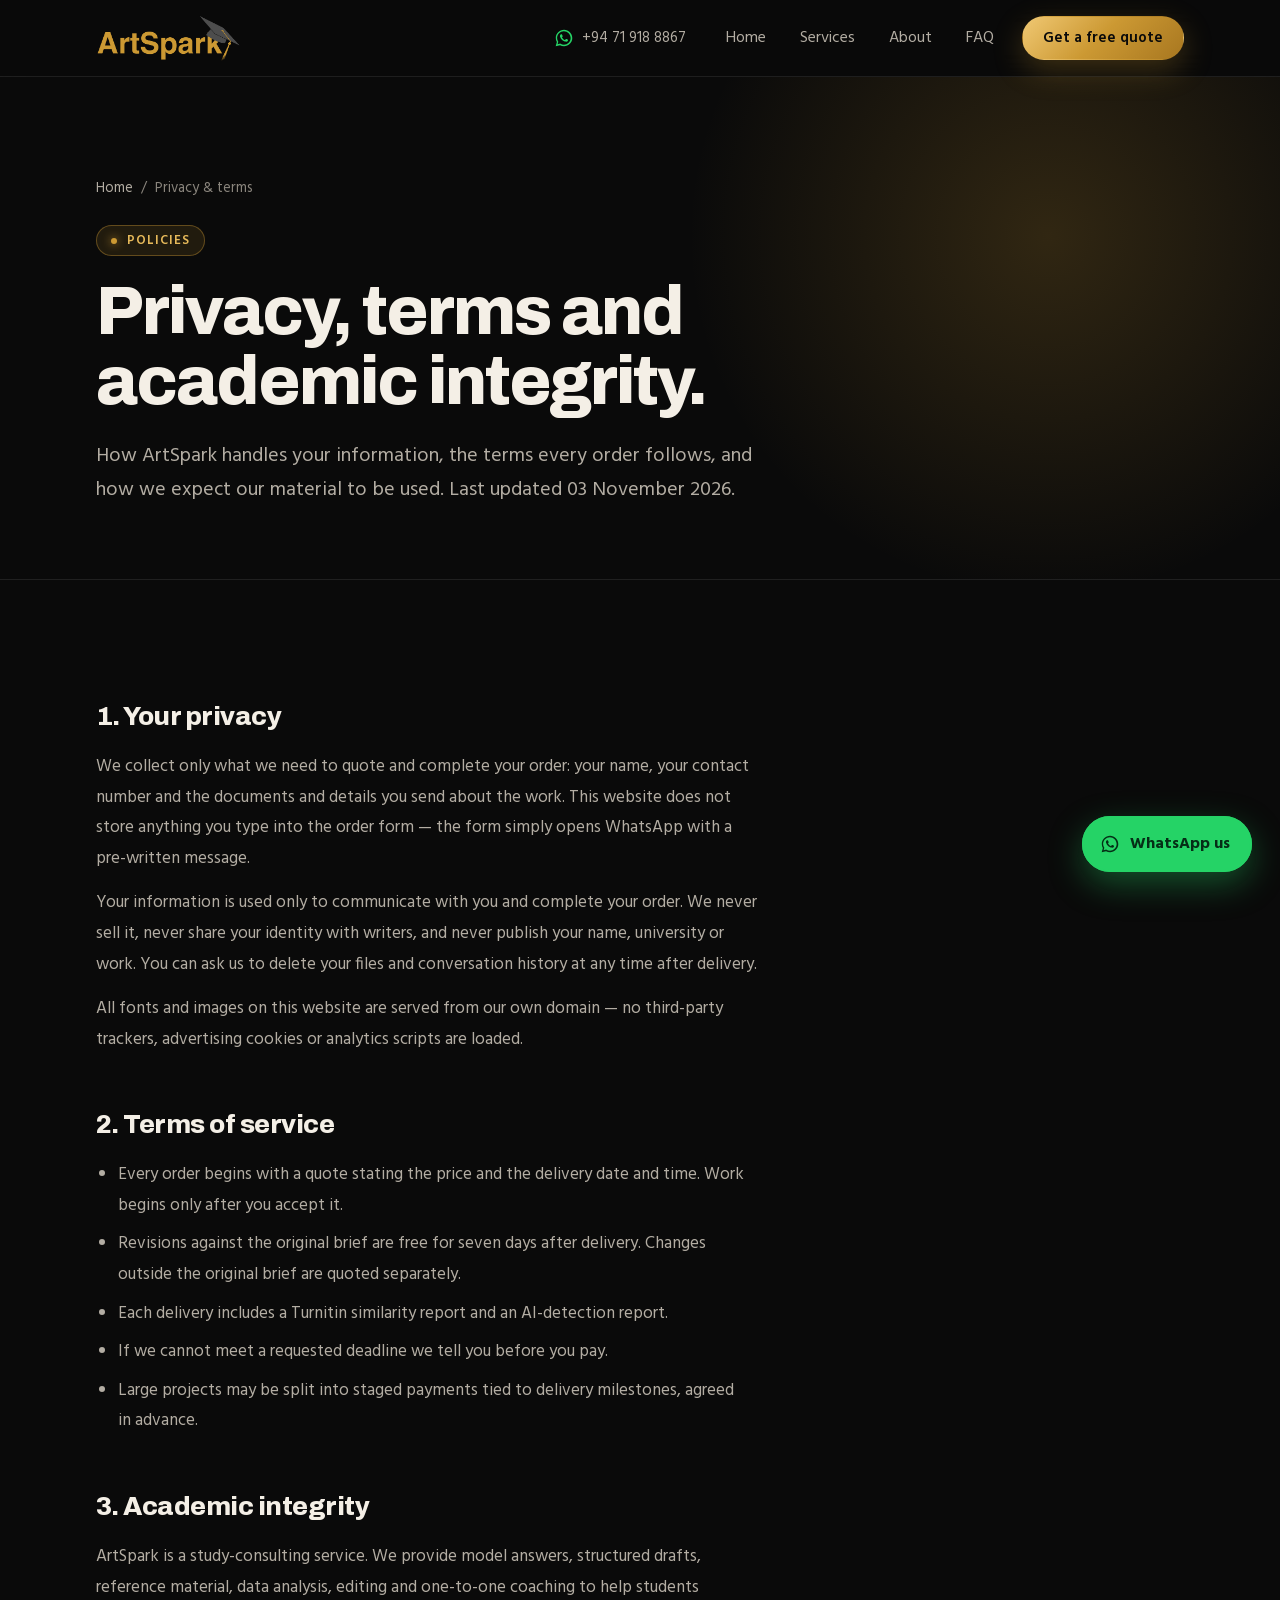
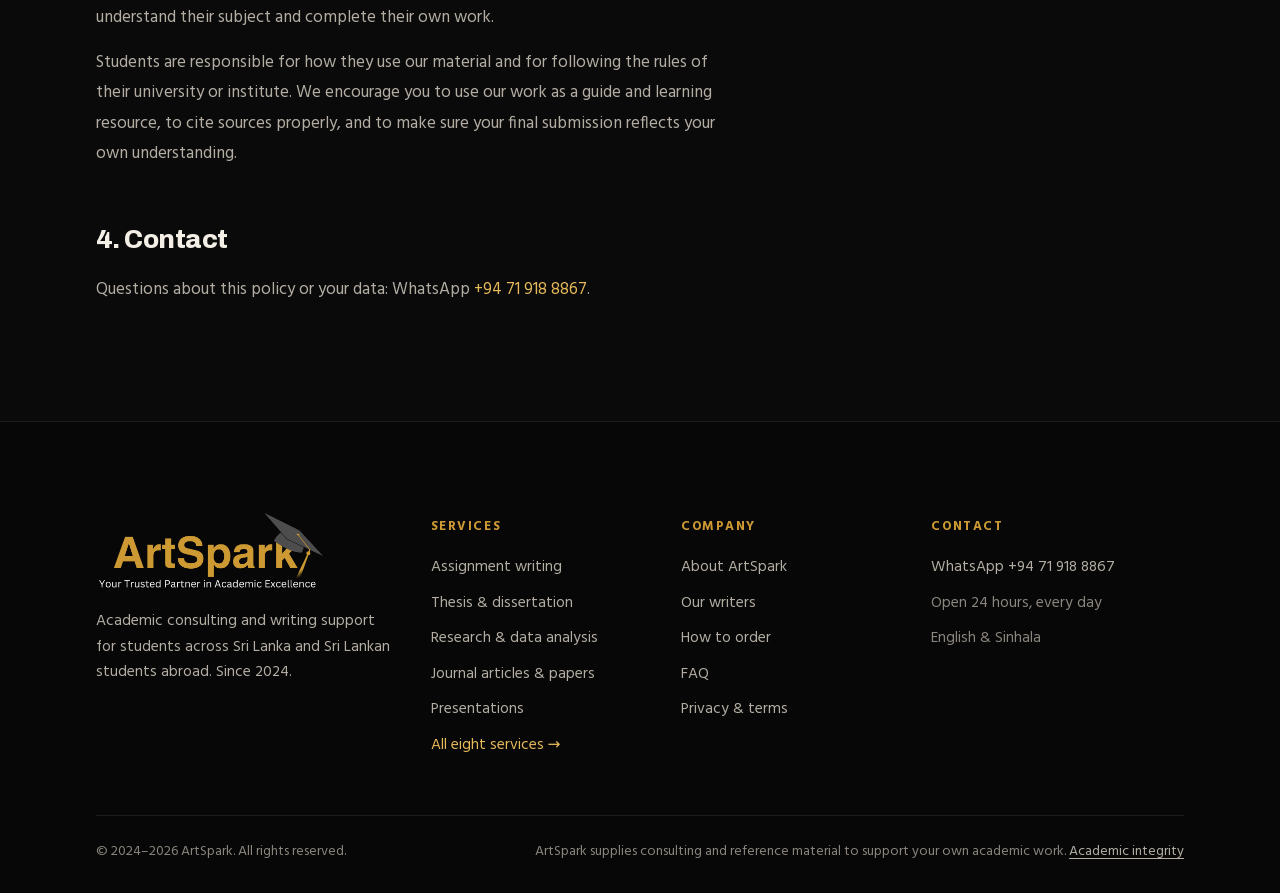
<file: docs/privacy.html>
<!doctype html>
<html lang="en" class="no-js">
<head>
<meta charset="utf-8" />
<meta name="viewport" content="width=device-width, initial-scale=1" />
<title>Privacy, Terms &amp; Academic Integrity | ArtSpark</title>
<meta name="description" content="How ArtSpark protects your privacy, the terms that apply to every order, and our academic-integrity policy." />
<link rel="canonical" href="https://artspark.edu.lk/privacy.html" />
<meta name="robots" content="index, follow, max-image-preview:large, max-snippet:-1" />
<meta name="author" content="ArtSpark" />
<meta name="geo.region" content="LK" />
<meta name="geo.placename" content="Sri Lanka" />
<meta name="theme-color" content="#0a0a0a" />
<meta name="color-scheme" content="dark" />
<meta name="format-detection" content="telephone=no" />
<meta property="og:type" content="website" />
<meta property="og:site_name" content="ArtSpark" />
<meta property="og:locale" content="en_GB" />
<meta property="og:title" content="Privacy, Terms &amp; Academic Integrity | ArtSpark" />
<meta property="og:description" content="How ArtSpark protects your privacy, the terms that apply to every order, and our academic-integrity policy." />
<meta property="og:url" content="https://artspark.edu.lk/privacy.html" />
<meta property="og:image" content="https://artspark.edu.lk/assets/artspark-og.jpg" />
<meta property="og:image:width" content="1200" />
<meta property="og:image:height" content="630" />
<meta property="og:image:alt" content="ArtSpark — Your Trusted Partner in Academic Excellence" />
<meta name="twitter:card" content="summary_large_image" />
<meta name="twitter:title" content="Privacy, Terms &amp; Academic Integrity | ArtSpark" />
<meta name="twitter:description" content="How ArtSpark protects your privacy, the terms that apply to every order, and our academic-integrity policy." />
<meta name="twitter:image" content="https://artspark.edu.lk/assets/artspark-og.jpg" />
<link rel="icon" href="favicon.ico" sizes="any" />
<link rel="icon" type="image/png" sizes="32x32" href="assets/favicon-32.png" />
<link rel="icon" type="image/png" sizes="192x192" href="assets/icon-192.png" />
<link rel="apple-touch-icon" href="assets/apple-touch-icon.png" />
<link rel="manifest" href="site.webmanifest" />
<link rel="preload" href="assets/fonts/archivo-latin.woff2" as="font" type="font/woff2" crossorigin />
<link rel="preload" href="assets/fonts/hind-400-latin.woff2" as="font" type="font/woff2" crossorigin />
<link rel="stylesheet" href="styles.css" />
<script>document.documentElement.className='js'</script>
<script src="site.js" defer></script>
<script type="application/ld+json">{
 "@context": "https://schema.org",
 "@graph": [
  {
   "@type": "ProfessionalService",
   "@id": "https://artspark.edu.lk/#organization",
   "name": "ArtSpark",
   "slogan": "Your Trusted Partner in Academic Excellence",
   "url": "https://artspark.edu.lk/",
   "logo": "https://artspark.edu.lk/assets/icon-512.png",
   "image": "https://artspark.edu.lk/assets/artspark-og.jpg",
   "description": "ArtSpark is a Sri Lankan academic consulting and writing-support service founded in 2024, offering assignment writing, thesis and dissertation support, research and data analysis, journal articles, case studies, presentations, academic coaching, and editing and proofreading.",
   "foundingDate": "2024",
   "telephone": "+94719188867",
   "priceRange": "Quoted per project",
   "address": {
    "@type": "PostalAddress",
    "addressCountry": "LK"
   },
   "areaServed": [
    {
     "@type": "Country",
     "name": "Sri Lanka"
    },
    {
     "@type": "Place",
     "name": "Worldwide (Sri Lankan students abroad)"
    }
   ],
   "availableLanguage": [
    "English",
    "Sinhala"
   ],
   "openingHoursSpecification": {
    "@type": "OpeningHoursSpecification",
    "dayOfWeek": [
     "Monday",
     "Tuesday",
     "Wednesday",
     "Thursday",
     "Friday",
     "Saturday",
     "Sunday"
    ],
    "opens": "00:00",
    "closes": "23:59"
   },
   "contactPoint": {
    "@type": "ContactPoint",
    "contactType": "customer support",
    "telephone": "+94719188867",
    "availableLanguage": [
     "English",
     "Sinhala"
    ]
   },
   "knowsAbout": [
    "Academic writing",
    "Assignment writing",
    "Dissertation support",
    "Research methodology",
    "SPSS data analysis",
    "Harvard referencing",
    "APA referencing",
    "Turnitin similarity reports",
    "AI detection reports"
   ],
   "hasOfferCatalog": {
    "@type": "OfferCatalog",
    "name": "ArtSpark services",
    "itemListElement": [
     {
      "@type": "Offer",
      "itemOffered": {
       "@type": "Service",
       "name": "Assignment writing",
       "description": "Coursework, essays and reports from diploma to MBA, written to your rubric and referencing style.",
       "url": "https://artspark.edu.lk/services.html#assignments"
      }
     },
     {
      "@type": "Offer",
      "itemOffered": {
       "@type": "Service",
       "name": "Thesis & dissertation",
       "description": "Proposal to final chapter, shaped round your supervisor's feedback, with viva preparation at the end.",
       "url": "https://artspark.edu.lk/services.html#thesis"
      }
     },
     {
      "@type": "Offer",
      "itemOffered": {
       "@type": "Service",
       "name": "Research & data analysis",
       "description": "Questionnaires, SPSS, Excel, R or NVivo analysis — with the output explained in plain words.",
       "url": "https://artspark.edu.lk/services.html#research"
      }
     },
     {
      "@type": "Offer",
      "itemOffered": {
       "@type": "Service",
       "name": "Journal articles & papers",
       "description": "Research articles, review papers and conference abstracts prepared to the journal's author guidelines.",
       "url": "https://artspark.edu.lk/services.html#articles"
      }
     },
     {
      "@type": "Offer",
      "itemOffered": {
       "@type": "Service",
       "name": "Presentations",
       "description": "Clear, well-designed PowerPoint or Google Slides decks built from your report, with speaker notes.",
       "url": "https://artspark.edu.lk/services.html#presentations"
      }
     },
     {
      "@type": "Offer",
      "itemOffered": {
       "@type": "Service",
       "name": "Case study analysis",
       "description": "Applied analysis using the right framework — SWOT, PESTEL, Porter's Five Forces, VRIO and more.",
       "url": "https://artspark.edu.lk/services.html#case-studies"
      }
     },
     {
      "@type": "Offer",
      "itemOffered": {
       "@type": "Service",
       "name": "Academic coaching",
       "description": "One-to-one online sessions on methods, statistics, academic writing and viva practice.",
       "url": "https://artspark.edu.lk/services.html#coaching"
      }
     },
     {
      "@type": "Offer",
      "itemOffered": {
       "@type": "Service",
       "name": "Editing & proofreading",
       "description": "Grammar, flow, structure, referencing and similarity reduction on work you have already written.",
       "url": "https://artspark.edu.lk/services.html#editing"
      }
     }
    ]
   }
  },
  {
   "@type": "WebSite",
   "@id": "https://artspark.edu.lk/#website",
   "url": "https://artspark.edu.lk/",
   "name": "ArtSpark",
   "inLanguage": "en",
   "publisher": {
    "@id": "https://artspark.edu.lk/#organization"
   }
  },
  {
   "@type": "WebPage",
   "@id": "https://artspark.edu.lk/privacy.html#webpage",
   "url": "https://artspark.edu.lk/privacy.html",
   "name": "Privacy, Terms & Academic Integrity | ArtSpark",
   "description": "How ArtSpark protects your privacy, the terms that apply to every order, and our academic-integrity policy.",
   "isPartOf": {
    "@id": "https://artspark.edu.lk/#website"
   },
   "about": {
    "@id": "https://artspark.edu.lk/#organization"
   },
   "inLanguage": "en",
   "dateModified": "2026-11-03"
  },
  {
   "@type": "BreadcrumbList",
   "itemListElement": [
    {
     "@type": "ListItem",
     "position": 1,
     "name": "Home",
     "item": "https://artspark.edu.lk/"
    },
    {
     "@type": "ListItem",
     "position": 2,
     "name": "Privacy & terms",
     "item": "https://artspark.edu.lk/privacy.html"
    }
   ]
  }
 ]
}</script>
</head>
<body>
<a class="skip-link" href="#main">Skip to content</a>
<header class="site-header">
  <div class="wrap header-in nav">
    <a href="index.html" class="brand" aria-label="ArtSpark home"><img src="assets/artspark-wordmark.png" width="520" height="165" alt="ArtSpark" /></a>
    <a class="header-phone" href="https://wa.me/94719188867?text=Hi%20ArtSpark%2C%20I%27d%20like%20a%20free%20quote%20for%20my%20academic%20work." target="_blank" rel="noopener"><svg width="20" height="20" viewBox="0 0 24 24" fill="currentColor" aria-hidden="true"><path d="M12.04 2C6.58 2 2.13 6.45 2.13 11.91c0 1.75.46 3.46 1.32 4.96L2 22l5.25-1.38c1.45.79 3.08 1.21 4.79 1.21 5.46 0 9.91-4.45 9.91-9.91S17.5 2 12.04 2Zm0 18.02c-1.5 0-2.97-.4-4.26-1.16l-.3-.18-3.12.82.83-3.04-.2-.31a8.07 8.07 0 0 1-1.24-4.24c0-4.47 3.64-8.11 8.11-8.11 4.47 0 8.1 3.64 8.1 8.11 0 4.47-3.63 8.11-8.1 8.11Zm4.44-6.07c-.24-.12-1.44-.71-1.66-.79-.22-.08-.38-.12-.55.12-.16.24-.63.79-.77.95-.14.16-.28.18-.52.06-.24-.12-1.03-.38-1.96-1.21-.72-.65-1.21-1.45-1.35-1.69-.14-.24-.02-.37.1-.49.11-.11.24-.28.36-.42.12-.14.16-.24.24-.4.08-.16.04-.3-.02-.42-.06-.12-.55-1.32-.75-1.8-.2-.48-.4-.42-.55-.42-.14 0-.3-.02-.46-.02-.16 0-.42.06-.64.3-.22.24-.84.82-.84 2 0 1.18.86 2.32.98 2.48.12.16 1.69 2.58 4.1 3.62.57.25 1.02.39 1.37.5.58.18 1.1.16 1.52.1.46-.07 1.42-.58 1.62-1.14.2-.56.2-1.04.14-1.14-.06-.1-.22-.16-.46-.28Z"/></svg>+94 71 918 8867</a>
    <button class="nav-toggle" type="button" aria-expanded="false" aria-controls="nav-links" aria-label="Open menu"><span class="nav-toggle-bars"></span></button>
    <nav class="nav-links" id="nav-links" aria-label="Main">
        <a href="index.html">Home</a>
        <a href="services.html">Services</a>
        <a href="about.html">About</a>
        <a href="order.html#faq">FAQ</a>
        <a href="order.html" class="btn btn-gold">Get a free quote</a>
    </nav>
  </div>
</header>
<main id="main">
<section class="page-hero">
  <div class="wrap">
    <nav class="crumbs" aria-label="Breadcrumb"><a href="index.html">Home</a><span aria-hidden="true">/</span><span aria-current="page">Privacy &amp; terms</span></nav>
    <div class="kicker-row"><span class="kicker">Policies</span></div>
    <h1 class="title">Privacy, terms and academic integrity.</h1>
    <p class="lede">How ArtSpark handles your information, the terms every order follows, and how we expect our material to be used. Last updated 03 November 2026.</p>
  </div>
</section>

<section class="section">
  <div class="wrap">
    <div class="prose">
      <h2 id="privacy">1. Your privacy</h2>
      <p>We collect only what we need to quote and complete your order: your name, your contact number and the documents and details you send about the work. This website does not store anything you type into the order form — the form simply opens WhatsApp with a pre-written message.</p>
      <p>Your information is used only to communicate with you and complete your order. We never sell it, never share your identity with writers, and never publish your name, university or work. You can ask us to delete your files and conversation history at any time after delivery.</p>
      <p>All fonts and images on this website are served from our own domain — no third-party trackers, advertising cookies or analytics scripts are loaded.</p>

      <h2 id="terms">2. Terms of service</h2>
      <ul>
        <li>Every order begins with a quote stating the price and the delivery date and time. Work begins only after you accept it.</li>
        <li>Revisions against the original brief are free for seven days after delivery. Changes outside the original brief are quoted separately.</li>
        <li>Each delivery includes a Turnitin similarity report and an AI-detection report.</li>
        <li>If we cannot meet a requested deadline we tell you before you pay.</li>
        <li>Large projects may be split into staged payments tied to delivery milestones, agreed in advance.</li>
      </ul>

      <h2 id="integrity">3. Academic integrity</h2>
      <p>ArtSpark is a study-consulting service. We provide model answers, structured drafts, reference material, data analysis, editing and one-to-one coaching to help students understand their subject and complete their own work.</p>
      <p>Students are responsible for how they use our material and for following the rules of their university or institute. We encourage you to use our work as a guide and learning resource, to cite sources properly, and to make sure your final submission reflects your own understanding.</p>

      <h2 id="contact">4. Contact</h2>
      <p>Questions about this policy or your data: WhatsApp <a href="https://wa.me/94719188867?text=Hi%20ArtSpark%2C%20I%27d%20like%20a%20free%20quote%20for%20my%20academic%20work." target="_blank" rel="noopener">+94 71 918 8867</a>.</p>
    </div>
  </div>
</section>
</main>
<footer class="footer">
  <div class="wrap">
    <div class="footer-grid">
      <div>
        <img class="footer-logo" src="assets/artspark-logo-white.png" width="900" height="319" alt="ArtSpark — Your Trusted Partner in Academic Excellence" loading="lazy" />
        <p class="footer-about">Academic consulting and writing support for students across Sri Lanka and Sri Lankan students abroad. Since 2024.</p>
      </div>
      <div>
        <h2>Services</h2>
        <div class="footer-links">
          <a href="services.html#assignments">Assignment writing</a>
          <a href="services.html#thesis">Thesis &amp; dissertation</a>
          <a href="services.html#research">Research &amp; data analysis</a>
          <a href="services.html#articles">Journal articles &amp; papers</a>
          <a href="services.html#presentations">Presentations</a>
          <a href="services.html" style="color:var(--gold-hi)">All eight services →</a>
        </div>
      </div>
      <div>
        <h2>Company</h2>
        <div class="footer-links">
          <a href="about.html">About ArtSpark</a>
          <a href="about.html#team">Our writers</a>
          <a href="order.html">How to order</a>
          <a href="order.html#faq">FAQ</a>
          <a href="privacy.html">Privacy &amp; terms</a>
        </div>
      </div>
      <div>
        <h2>Contact</h2>
        <div class="footer-links">
          <a href="https://wa.me/94719188867?text=Hi%20ArtSpark%2C%20I%27d%20like%20a%20free%20quote%20for%20my%20academic%20work." target="_blank" rel="noopener">WhatsApp +94 71 918 8867</a>
          <span>Open 24 hours, every day</span>
          <span>English &amp; Sinhala</span>
        </div>
      </div>
    </div>
    <div class="footer-base">
      <span>© 2024–2026 ArtSpark. All rights reserved.</span>
      <span>ArtSpark supplies consulting and reference material to support your own academic work. <a href="privacy.html#integrity">Academic integrity</a></span>
    </div>
  </div>
</footer>
<a class="wa-float" href="https://wa.me/94719188867?text=Hi%20ArtSpark%2C%20I%27d%20like%20a%20free%20quote%20for%20my%20academic%20work." target="_blank" rel="noopener" aria-label="Chat with ArtSpark on WhatsApp"><svg width="20" height="20" viewBox="0 0 24 24" fill="currentColor" aria-hidden="true"><path d="M12.04 2C6.58 2 2.13 6.45 2.13 11.91c0 1.75.46 3.46 1.32 4.96L2 22l5.25-1.38c1.45.79 3.08 1.21 4.79 1.21 5.46 0 9.91-4.45 9.91-9.91S17.5 2 12.04 2Zm0 18.02c-1.5 0-2.97-.4-4.26-1.16l-.3-.18-3.12.82.83-3.04-.2-.31a8.07 8.07 0 0 1-1.24-4.24c0-4.47 3.64-8.11 8.11-8.11 4.47 0 8.1 3.64 8.1 8.11 0 4.47-3.63 8.11-8.1 8.11Zm4.44-6.07c-.24-.12-1.44-.71-1.66-.79-.22-.08-.38-.12-.55.12-.16.24-.63.79-.77.95-.14.16-.28.18-.52.06-.24-.12-1.03-.38-1.96-1.21-.72-.65-1.21-1.45-1.35-1.69-.14-.24-.02-.37.1-.49.11-.11.24-.28.36-.42.12-.14.16-.24.24-.4.08-.16.04-.3-.02-.42-.06-.12-.55-1.32-.75-1.8-.2-.48-.4-.42-.55-.42-.14 0-.3-.02-.46-.02-.16 0-.42.06-.64.3-.22.24-.84.82-.84 2 0 1.18.86 2.32.98 2.48.12.16 1.69 2.58 4.1 3.62.57.25 1.02.39 1.37.5.58.18 1.1.16 1.52.1.46-.07 1.42-.58 1.62-1.14.2-.56.2-1.04.14-1.14-.06-.1-.22-.16-.46-.28Z"/></svg><span class="wa-text">WhatsApp us</span></a>
</body>
</html>
</file>
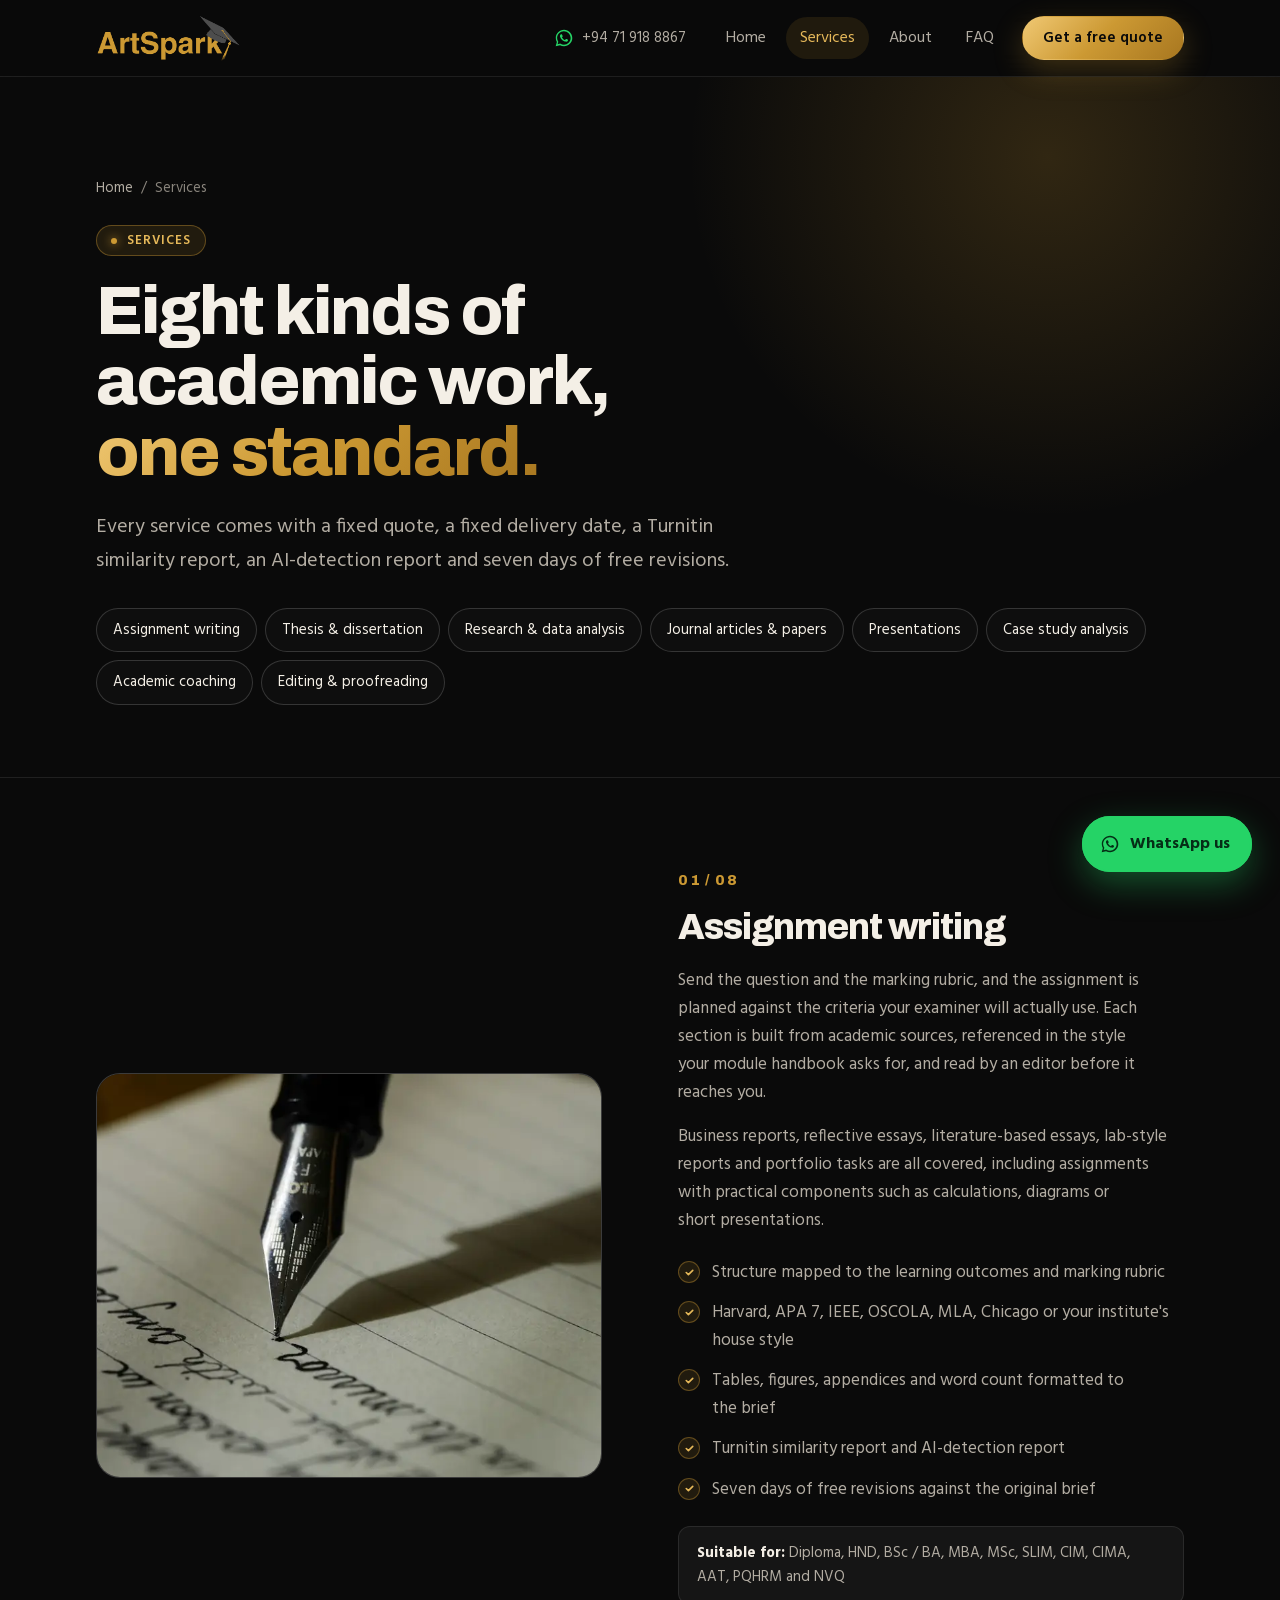
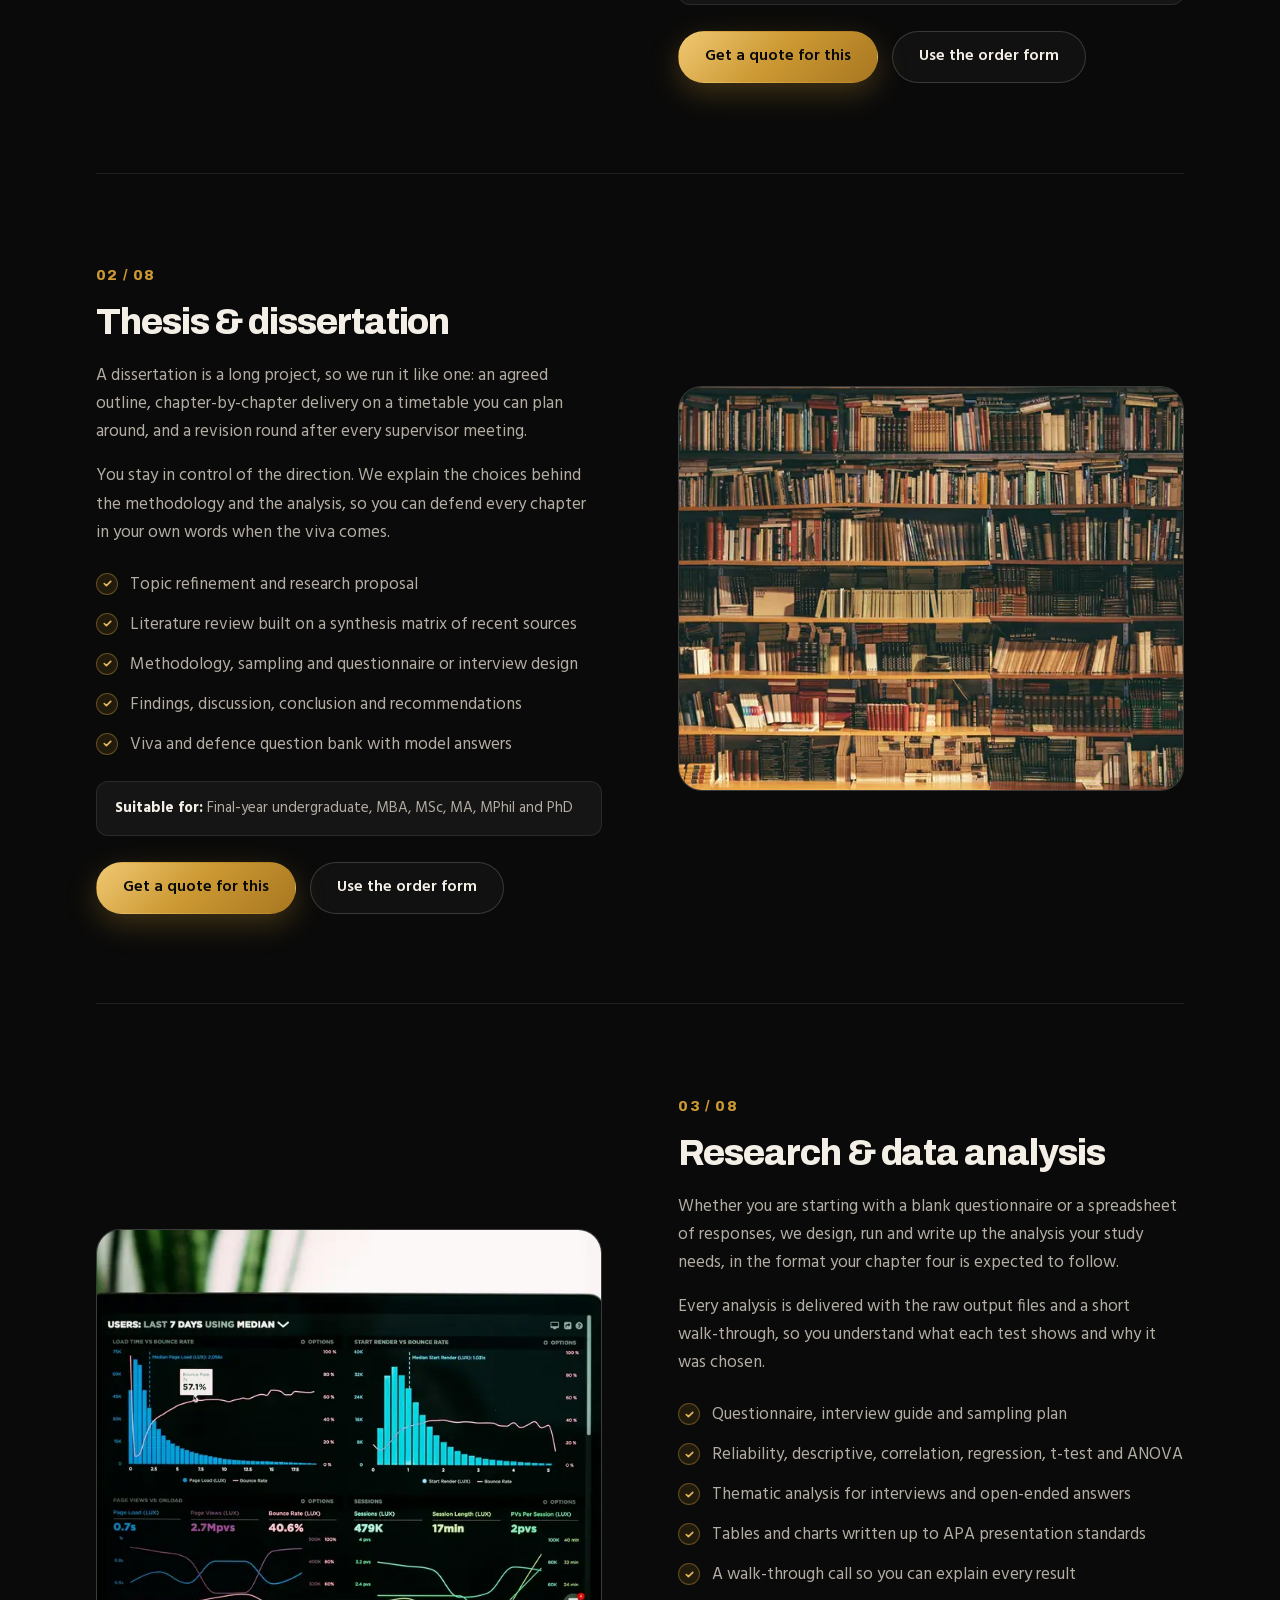
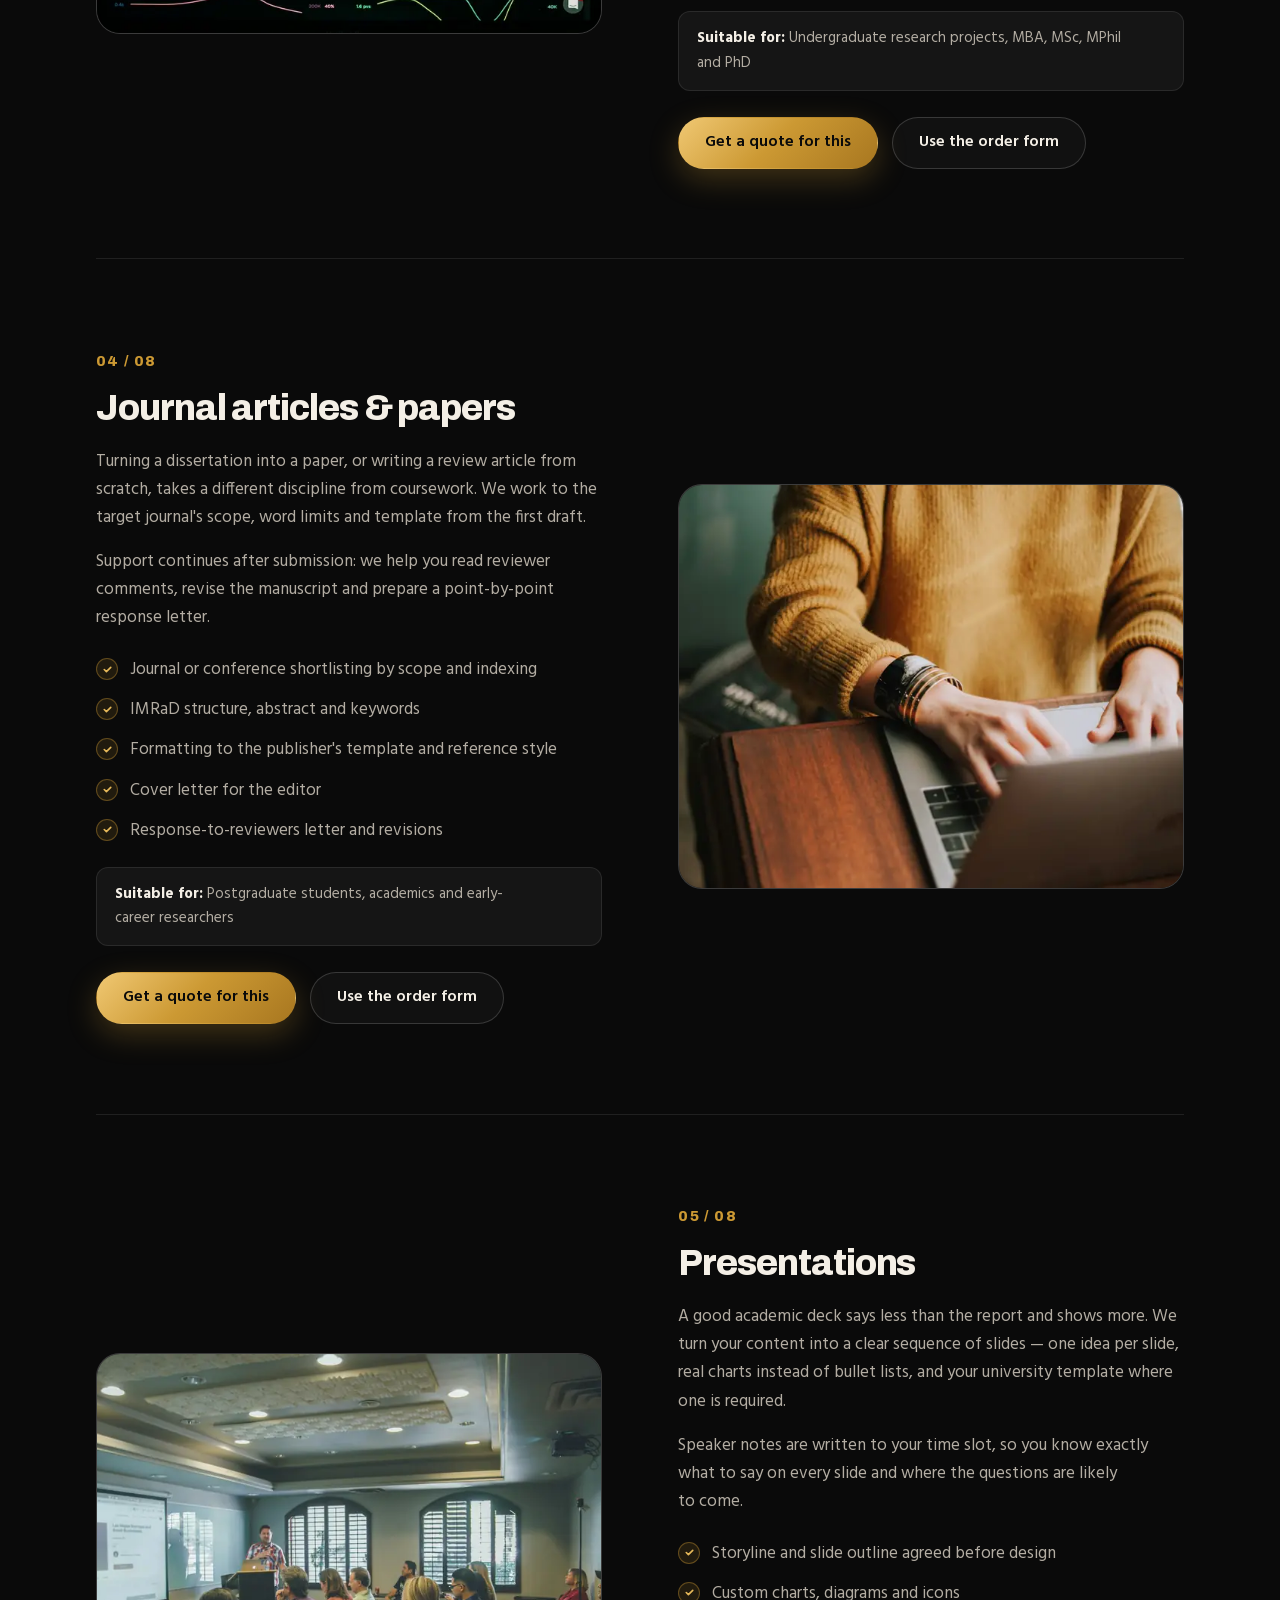
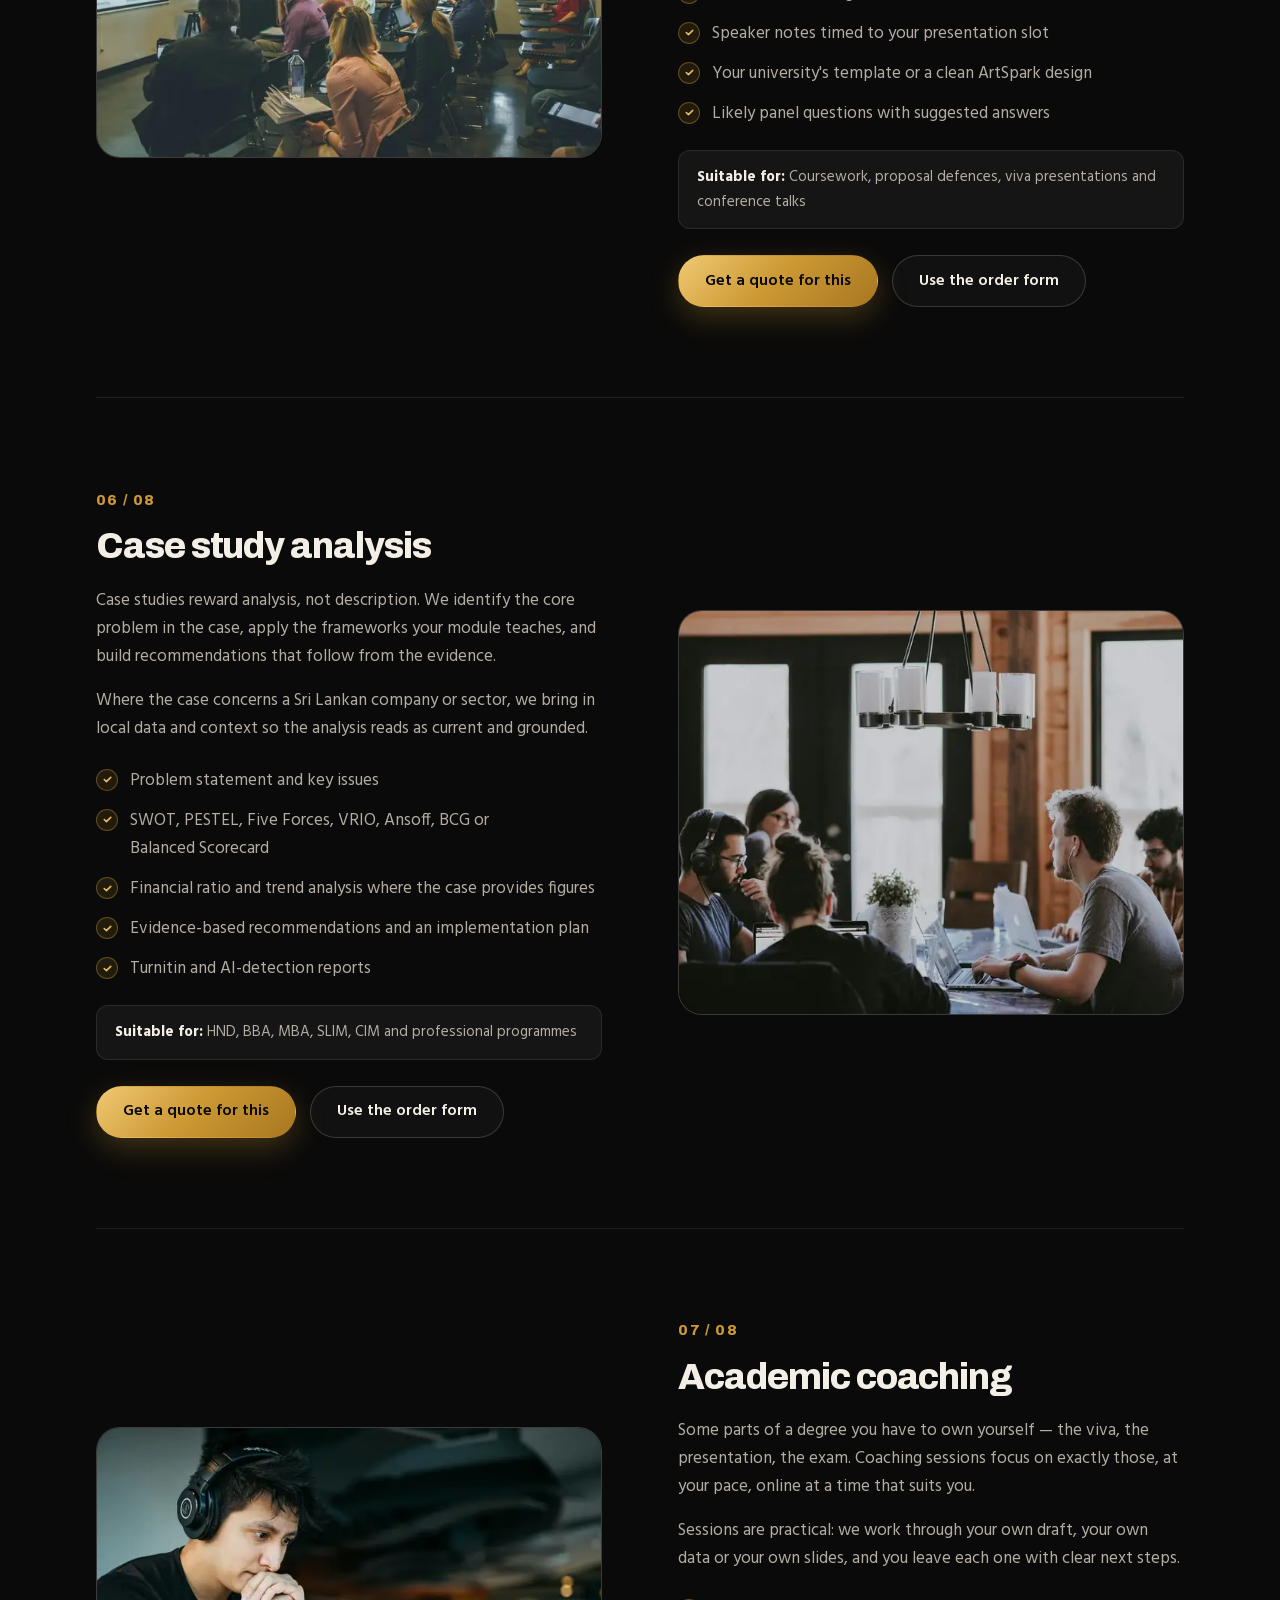
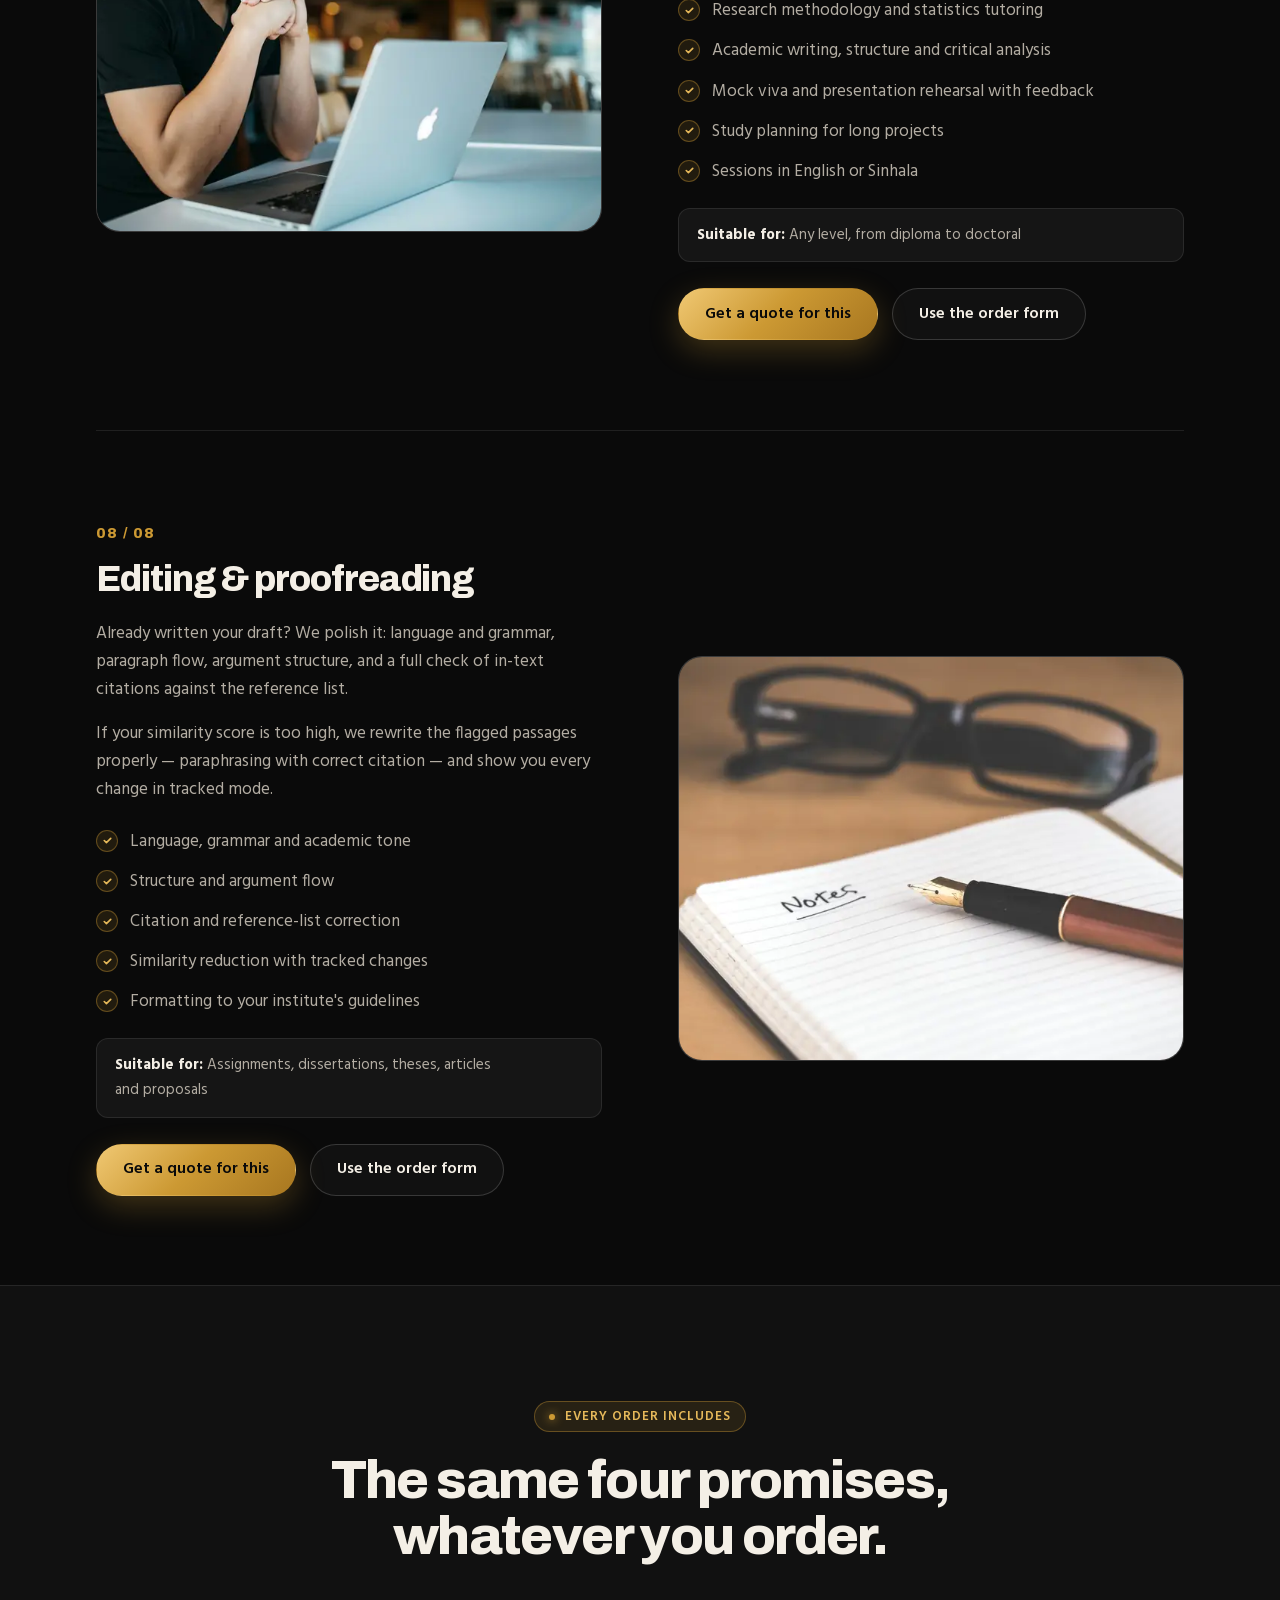
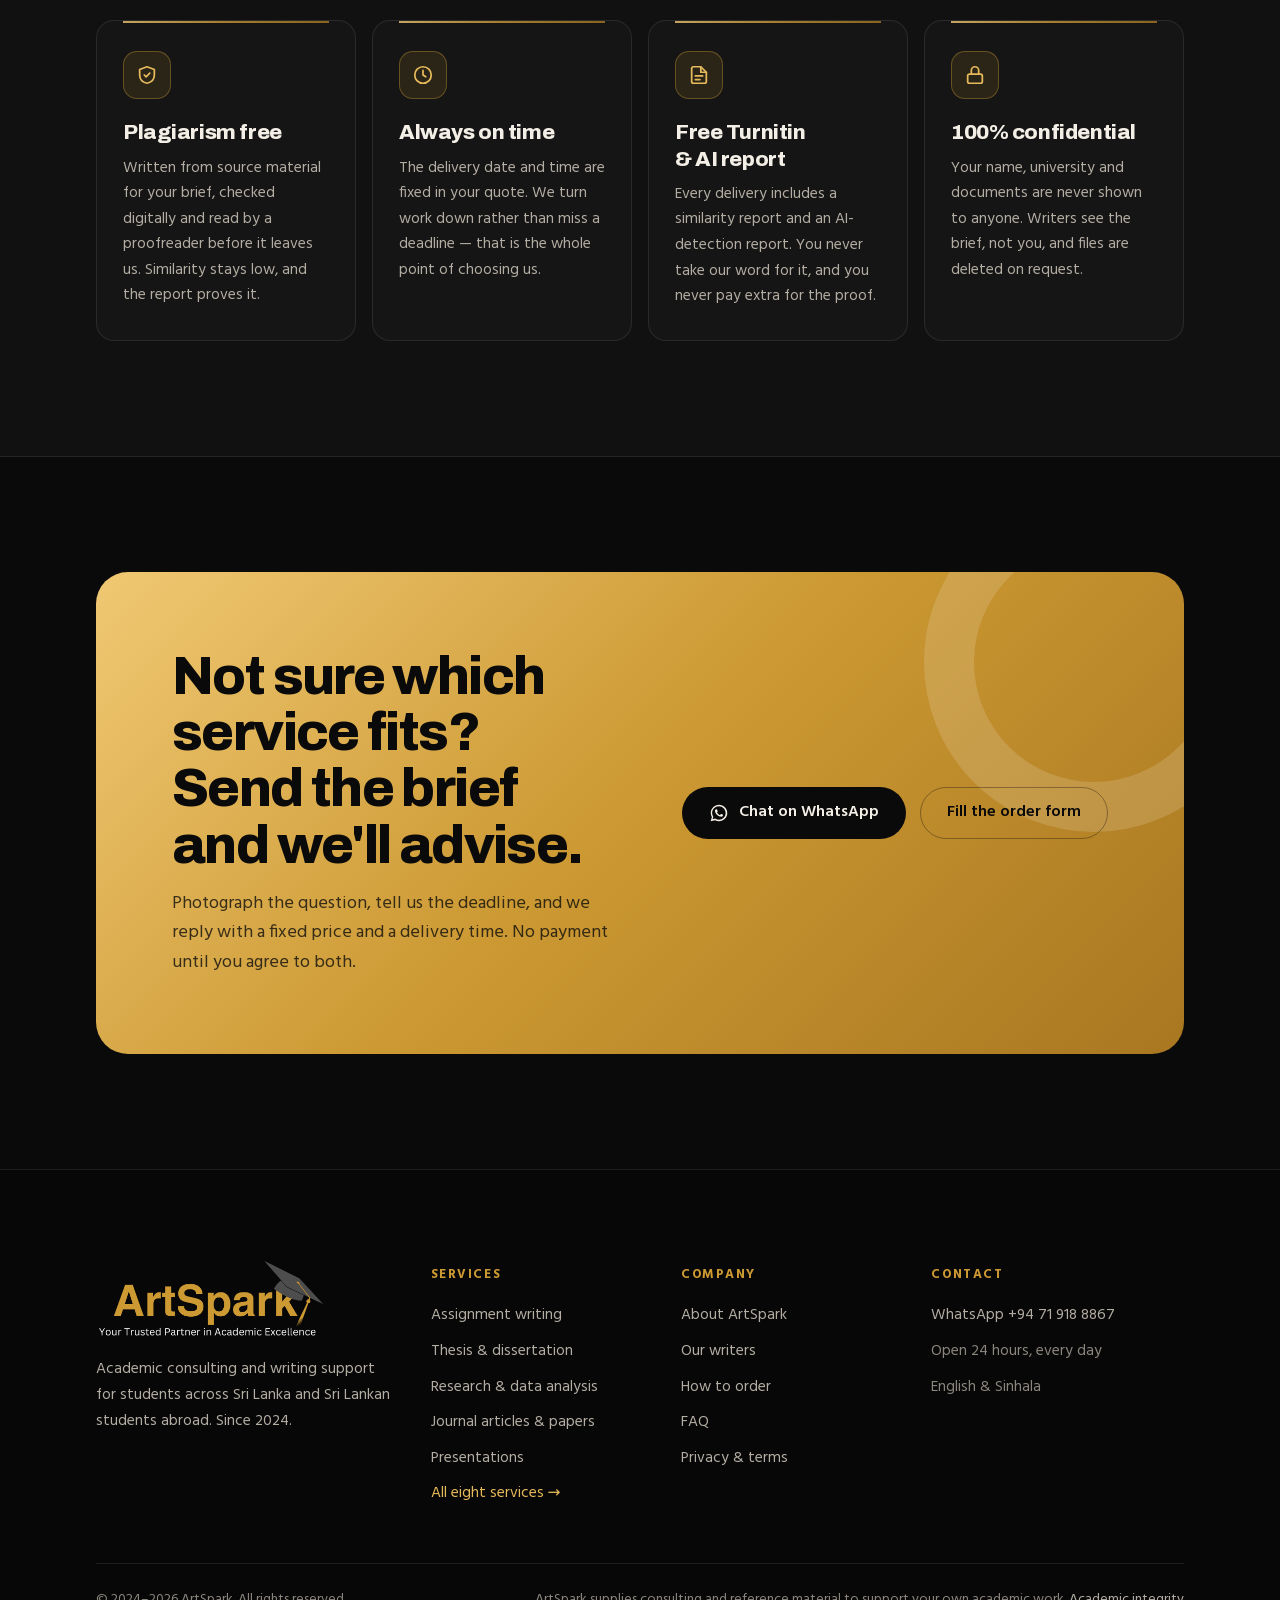
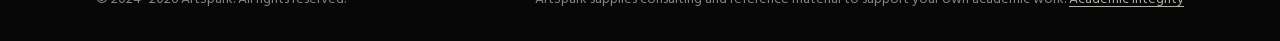
<file: docs/services.html>
<!doctype html>
<html lang="en" class="no-js">
<head>
<meta charset="utf-8" />
<meta name="viewport" content="width=device-width, initial-scale=1" />
<title>Services — Assignment, Thesis, Research &amp; PPT Help in Sri Lanka | ArtSpark</title>
<meta name="description" content="Eight academic services from ArtSpark Sri Lanka: assignment writing, thesis and dissertation support, research and SPSS analysis, journal articles, presentations, case studies, academic coaching, and editing and proofreading. Free Turnitin and AI report with every delivery." />
<link rel="canonical" href="https://artspark.edu.lk/services.html" />
<meta name="robots" content="index, follow, max-image-preview:large, max-snippet:-1" />
<meta name="author" content="ArtSpark" />
<meta name="geo.region" content="LK" />
<meta name="geo.placename" content="Sri Lanka" />
<meta name="theme-color" content="#0a0a0a" />
<meta name="color-scheme" content="dark" />
<meta name="format-detection" content="telephone=no" />
<meta property="og:type" content="website" />
<meta property="og:site_name" content="ArtSpark" />
<meta property="og:locale" content="en_GB" />
<meta property="og:title" content="Services — Assignment, Thesis, Research &amp; PPT Help in Sri Lanka | ArtSpark" />
<meta property="og:description" content="Eight academic services from ArtSpark Sri Lanka: assignment writing, thesis and dissertation support, research and SPSS analysis, journal articles, presentations, case studies, academic coaching, and editing and proofreading. Free Turnitin and AI report with every delivery." />
<meta property="og:url" content="https://artspark.edu.lk/services.html" />
<meta property="og:image" content="https://artspark.edu.lk/assets/artspark-og.jpg" />
<meta property="og:image:width" content="1200" />
<meta property="og:image:height" content="630" />
<meta property="og:image:alt" content="ArtSpark — Your Trusted Partner in Academic Excellence" />
<meta name="twitter:card" content="summary_large_image" />
<meta name="twitter:title" content="Services — Assignment, Thesis, Research &amp; PPT Help in Sri Lanka | ArtSpark" />
<meta name="twitter:description" content="Eight academic services from ArtSpark Sri Lanka: assignment writing, thesis and dissertation support, research and SPSS analysis, journal articles, presentations, case studies, academic coaching, and editing and proofreading. Free Turnitin and AI report with every delivery." />
<meta name="twitter:image" content="https://artspark.edu.lk/assets/artspark-og.jpg" />
<link rel="icon" href="favicon.ico" sizes="any" />
<link rel="icon" type="image/png" sizes="32x32" href="assets/favicon-32.png" />
<link rel="icon" type="image/png" sizes="192x192" href="assets/icon-192.png" />
<link rel="apple-touch-icon" href="assets/apple-touch-icon.png" />
<link rel="manifest" href="site.webmanifest" />
<link rel="preload" href="assets/fonts/archivo-latin.woff2" as="font" type="font/woff2" crossorigin />
<link rel="preload" href="assets/fonts/hind-400-latin.woff2" as="font" type="font/woff2" crossorigin />
<link rel="stylesheet" href="styles.css" />
<script>document.documentElement.className='js'</script>
<script src="site.js" defer></script>
<script type="application/ld+json">{
 "@context": "https://schema.org",
 "@graph": [
  {
   "@type": "ProfessionalService",
   "@id": "https://artspark.edu.lk/#organization",
   "name": "ArtSpark",
   "slogan": "Your Trusted Partner in Academic Excellence",
   "url": "https://artspark.edu.lk/",
   "logo": "https://artspark.edu.lk/assets/icon-512.png",
   "image": "https://artspark.edu.lk/assets/artspark-og.jpg",
   "description": "ArtSpark is a Sri Lankan academic consulting and writing-support service founded in 2024, offering assignment writing, thesis and dissertation support, research and data analysis, journal articles, case studies, presentations, academic coaching, and editing and proofreading.",
   "foundingDate": "2024",
   "telephone": "+94719188867",
   "priceRange": "Quoted per project",
   "address": {
    "@type": "PostalAddress",
    "addressCountry": "LK"
   },
   "areaServed": [
    {
     "@type": "Country",
     "name": "Sri Lanka"
    },
    {
     "@type": "Place",
     "name": "Worldwide (Sri Lankan students abroad)"
    }
   ],
   "availableLanguage": [
    "English",
    "Sinhala"
   ],
   "openingHoursSpecification": {
    "@type": "OpeningHoursSpecification",
    "dayOfWeek": [
     "Monday",
     "Tuesday",
     "Wednesday",
     "Thursday",
     "Friday",
     "Saturday",
     "Sunday"
    ],
    "opens": "00:00",
    "closes": "23:59"
   },
   "contactPoint": {
    "@type": "ContactPoint",
    "contactType": "customer support",
    "telephone": "+94719188867",
    "availableLanguage": [
     "English",
     "Sinhala"
    ]
   },
   "knowsAbout": [
    "Academic writing",
    "Assignment writing",
    "Dissertation support",
    "Research methodology",
    "SPSS data analysis",
    "Harvard referencing",
    "APA referencing",
    "Turnitin similarity reports",
    "AI detection reports"
   ],
   "hasOfferCatalog": {
    "@type": "OfferCatalog",
    "name": "ArtSpark services",
    "itemListElement": [
     {
      "@type": "Offer",
      "itemOffered": {
       "@type": "Service",
       "name": "Assignment writing",
       "description": "Coursework, essays and reports from diploma to MBA, written to your rubric and referencing style.",
       "url": "https://artspark.edu.lk/services.html#assignments"
      }
     },
     {
      "@type": "Offer",
      "itemOffered": {
       "@type": "Service",
       "name": "Thesis & dissertation",
       "description": "Proposal to final chapter, shaped round your supervisor's feedback, with viva preparation at the end.",
       "url": "https://artspark.edu.lk/services.html#thesis"
      }
     },
     {
      "@type": "Offer",
      "itemOffered": {
       "@type": "Service",
       "name": "Research & data analysis",
       "description": "Questionnaires, SPSS, Excel, R or NVivo analysis — with the output explained in plain words.",
       "url": "https://artspark.edu.lk/services.html#research"
      }
     },
     {
      "@type": "Offer",
      "itemOffered": {
       "@type": "Service",
       "name": "Journal articles & papers",
       "description": "Research articles, review papers and conference abstracts prepared to the journal's author guidelines.",
       "url": "https://artspark.edu.lk/services.html#articles"
      }
     },
     {
      "@type": "Offer",
      "itemOffered": {
       "@type": "Service",
       "name": "Presentations",
       "description": "Clear, well-designed PowerPoint or Google Slides decks built from your report, with speaker notes.",
       "url": "https://artspark.edu.lk/services.html#presentations"
      }
     },
     {
      "@type": "Offer",
      "itemOffered": {
       "@type": "Service",
       "name": "Case study analysis",
       "description": "Applied analysis using the right framework — SWOT, PESTEL, Porter's Five Forces, VRIO and more.",
       "url": "https://artspark.edu.lk/services.html#case-studies"
      }
     },
     {
      "@type": "Offer",
      "itemOffered": {
       "@type": "Service",
       "name": "Academic coaching",
       "description": "One-to-one online sessions on methods, statistics, academic writing and viva practice.",
       "url": "https://artspark.edu.lk/services.html#coaching"
      }
     },
     {
      "@type": "Offer",
      "itemOffered": {
       "@type": "Service",
       "name": "Editing & proofreading",
       "description": "Grammar, flow, structure, referencing and similarity reduction on work you have already written.",
       "url": "https://artspark.edu.lk/services.html#editing"
      }
     }
    ]
   }
  },
  {
   "@type": "WebSite",
   "@id": "https://artspark.edu.lk/#website",
   "url": "https://artspark.edu.lk/",
   "name": "ArtSpark",
   "inLanguage": "en",
   "publisher": {
    "@id": "https://artspark.edu.lk/#organization"
   }
  },
  {
   "@type": "WebPage",
   "@id": "https://artspark.edu.lk/services.html#webpage",
   "url": "https://artspark.edu.lk/services.html",
   "name": "Services — Assignment, Thesis, Research & PPT Help in Sri Lanka | ArtSpark",
   "description": "Eight academic services from ArtSpark Sri Lanka: assignment writing, thesis and dissertation support, research and SPSS analysis, journal articles, presentations, case studies, academic coaching, and editing and proofreading. Free Turnitin and AI report with every delivery.",
   "isPartOf": {
    "@id": "https://artspark.edu.lk/#website"
   },
   "about": {
    "@id": "https://artspark.edu.lk/#organization"
   },
   "inLanguage": "en",
   "dateModified": "2026-11-03"
  },
  {
   "@type": "ItemList",
   "name": "ArtSpark academic services",
   "itemListElement": [
    {
     "@type": "ListItem",
     "position": 1,
     "item": {
      "@type": "Service",
      "@id": "https://artspark.edu.lk/services.html#assignments",
      "name": "Assignment writing",
      "description": "Coursework, essays and reports from diploma to MBA, written to your rubric and referencing style.",
      "serviceType": "Assignment writing",
      "provider": {
       "@id": "https://artspark.edu.lk/#organization"
      },
      "areaServed": {
       "@type": "Country",
       "name": "Sri Lanka"
      }
     }
    },
    {
     "@type": "ListItem",
     "position": 2,
     "item": {
      "@type": "Service",
      "@id": "https://artspark.edu.lk/services.html#thesis",
      "name": "Thesis & dissertation",
      "description": "Proposal to final chapter, shaped round your supervisor's feedback, with viva preparation at the end.",
      "serviceType": "Thesis & dissertation",
      "provider": {
       "@id": "https://artspark.edu.lk/#organization"
      },
      "areaServed": {
       "@type": "Country",
       "name": "Sri Lanka"
      }
     }
    },
    {
     "@type": "ListItem",
     "position": 3,
     "item": {
      "@type": "Service",
      "@id": "https://artspark.edu.lk/services.html#research",
      "name": "Research & data analysis",
      "description": "Questionnaires, SPSS, Excel, R or NVivo analysis — with the output explained in plain words.",
      "serviceType": "Research & data analysis",
      "provider": {
       "@id": "https://artspark.edu.lk/#organization"
      },
      "areaServed": {
       "@type": "Country",
       "name": "Sri Lanka"
      }
     }
    },
    {
     "@type": "ListItem",
     "position": 4,
     "item": {
      "@type": "Service",
      "@id": "https://artspark.edu.lk/services.html#articles",
      "name": "Journal articles & papers",
      "description": "Research articles, review papers and conference abstracts prepared to the journal's author guidelines.",
      "serviceType": "Journal articles & papers",
      "provider": {
       "@id": "https://artspark.edu.lk/#organization"
      },
      "areaServed": {
       "@type": "Country",
       "name": "Sri Lanka"
      }
     }
    },
    {
     "@type": "ListItem",
     "position": 5,
     "item": {
      "@type": "Service",
      "@id": "https://artspark.edu.lk/services.html#presentations",
      "name": "Presentations",
      "description": "Clear, well-designed PowerPoint or Google Slides decks built from your report, with speaker notes.",
      "serviceType": "Presentations",
      "provider": {
       "@id": "https://artspark.edu.lk/#organization"
      },
      "areaServed": {
       "@type": "Country",
       "name": "Sri Lanka"
      }
     }
    },
    {
     "@type": "ListItem",
     "position": 6,
     "item": {
      "@type": "Service",
      "@id": "https://artspark.edu.lk/services.html#case-studies",
      "name": "Case study analysis",
      "description": "Applied analysis using the right framework — SWOT, PESTEL, Porter's Five Forces, VRIO and more.",
      "serviceType": "Case study analysis",
      "provider": {
       "@id": "https://artspark.edu.lk/#organization"
      },
      "areaServed": {
       "@type": "Country",
       "name": "Sri Lanka"
      }
     }
    },
    {
     "@type": "ListItem",
     "position": 7,
     "item": {
      "@type": "Service",
      "@id": "https://artspark.edu.lk/services.html#coaching",
      "name": "Academic coaching",
      "description": "One-to-one online sessions on methods, statistics, academic writing and viva practice.",
      "serviceType": "Academic coaching",
      "provider": {
       "@id": "https://artspark.edu.lk/#organization"
      },
      "areaServed": {
       "@type": "Country",
       "name": "Sri Lanka"
      }
     }
    },
    {
     "@type": "ListItem",
     "position": 8,
     "item": {
      "@type": "Service",
      "@id": "https://artspark.edu.lk/services.html#editing",
      "name": "Editing & proofreading",
      "description": "Grammar, flow, structure, referencing and similarity reduction on work you have already written.",
      "serviceType": "Editing & proofreading",
      "provider": {
       "@id": "https://artspark.edu.lk/#organization"
      },
      "areaServed": {
       "@type": "Country",
       "name": "Sri Lanka"
      }
     }
    }
   ]
  },
  {
   "@type": "BreadcrumbList",
   "itemListElement": [
    {
     "@type": "ListItem",
     "position": 1,
     "name": "Home",
     "item": "https://artspark.edu.lk/"
    },
    {
     "@type": "ListItem",
     "position": 2,
     "name": "Services",
     "item": "https://artspark.edu.lk/services.html"
    }
   ]
  }
 ]
}</script>
</head>
<body>
<a class="skip-link" href="#main">Skip to content</a>
<header class="site-header">
  <div class="wrap header-in nav">
    <a href="index.html" class="brand" aria-label="ArtSpark home"><img src="assets/artspark-wordmark.png" width="520" height="165" alt="ArtSpark" /></a>
    <a class="header-phone" href="https://wa.me/94719188867?text=Hi%20ArtSpark%2C%20I%27d%20like%20a%20free%20quote%20for%20my%20academic%20work." target="_blank" rel="noopener"><svg width="20" height="20" viewBox="0 0 24 24" fill="currentColor" aria-hidden="true"><path d="M12.04 2C6.58 2 2.13 6.45 2.13 11.91c0 1.75.46 3.46 1.32 4.96L2 22l5.25-1.38c1.45.79 3.08 1.21 4.79 1.21 5.46 0 9.91-4.45 9.91-9.91S17.5 2 12.04 2Zm0 18.02c-1.5 0-2.97-.4-4.26-1.16l-.3-.18-3.12.82.83-3.04-.2-.31a8.07 8.07 0 0 1-1.24-4.24c0-4.47 3.64-8.11 8.11-8.11 4.47 0 8.1 3.64 8.1 8.11 0 4.47-3.63 8.11-8.1 8.11Zm4.44-6.07c-.24-.12-1.44-.71-1.66-.79-.22-.08-.38-.12-.55.12-.16.24-.63.79-.77.95-.14.16-.28.18-.52.06-.24-.12-1.03-.38-1.96-1.21-.72-.65-1.21-1.45-1.35-1.69-.14-.24-.02-.37.1-.49.11-.11.24-.28.36-.42.12-.14.16-.24.24-.4.08-.16.04-.3-.02-.42-.06-.12-.55-1.32-.75-1.8-.2-.48-.4-.42-.55-.42-.14 0-.3-.02-.46-.02-.16 0-.42.06-.64.3-.22.24-.84.82-.84 2 0 1.18.86 2.32.98 2.48.12.16 1.69 2.58 4.1 3.62.57.25 1.02.39 1.37.5.58.18 1.1.16 1.52.1.46-.07 1.42-.58 1.62-1.14.2-.56.2-1.04.14-1.14-.06-.1-.22-.16-.46-.28Z"/></svg>+94 71 918 8867</a>
    <button class="nav-toggle" type="button" aria-expanded="false" aria-controls="nav-links" aria-label="Open menu"><span class="nav-toggle-bars"></span></button>
    <nav class="nav-links" id="nav-links" aria-label="Main">
        <a href="index.html">Home</a>
        <a href="services.html" aria-current="page">Services</a>
        <a href="about.html">About</a>
        <a href="order.html#faq">FAQ</a>
        <a href="order.html" class="btn btn-gold">Get a free quote</a>
    </nav>
  </div>
</header>
<main id="main">
<section class="page-hero">
  <div class="wrap">
    <nav class="crumbs" aria-label="Breadcrumb"><a href="index.html">Home</a><span aria-hidden="true">/</span><span aria-current="page">Services</span></nav>
    <div class="kicker-row"><span class="kicker">Services</span></div>
    <h1 class="title">Eight kinds of academic work, <span class="gold-text">one standard.</span></h1>
    <p class="lede">Every service comes with a fixed quote, a fixed delivery date, a Turnitin similarity report, an AI-detection report and seven days of free revisions.</p>
    <div class="chips"><a href="#assignments">Assignment writing</a><a href="#thesis">Thesis &amp; dissertation</a><a href="#research">Research &amp; data analysis</a><a href="#articles">Journal articles &amp; papers</a><a href="#presentations">Presentations</a><a href="#case-studies">Case study analysis</a><a href="#coaching">Academic coaching</a><a href="#editing">Editing &amp; proofreading</a></div>
  </div>
</section>

<div class="wrap">
  <section id="assignments" class="svc">
    <div class="two-col">
      <div class="photo reveal"><img src="assets/img/pen-writing-800.webp" srcset="assets/img/pen-writing-480.webp 480w, assets/img/pen-writing-800.webp 800w, assets/img/pen-writing-1200.webp 1200w, assets/img/pen-writing-1600.webp 1600w" sizes="(max-width: 760px) 100vw, 50vw" width="1000" height="800" alt="Fountain pen writing on lined paper" fetchpriority="high" decoding="async" /></div>
      <div>
        <p class="svc-no">01 / 08</p>
        <h2 class="title-sm">Assignment writing</h2>
        <p class="text" style="margin-top:20px">Send the question and the marking rubric, and the assignment is planned against the criteria your examiner will actually use. Each section is built from academic sources, referenced in the style your module handbook asks for, and read by an editor before it reaches you.</p><p class="text">Business reports, reflective essays, literature-based essays, lab-style reports and portfolio tasks are all covered, including assignments with practical components such as calculations, diagrams or short presentations.</p>
        <ul class="ticks"><li>Structure mapped to the learning outcomes and marking rubric</li><li>Harvard, APA 7, IEEE, OSCOLA, MLA, Chicago or your institute&#x27;s house style</li><li>Tables, figures, appendices and word count formatted to the brief</li><li>Turnitin similarity report and AI-detection report</li><li>Seven days of free revisions against the original brief</li></ul>
        <p class="meta"><strong>Suitable for:</strong> Diploma, HND, BSc / BA, MBA, MSc, SLIM, CIM, CIMA, AAT, PQHRM and NVQ</p>
        <div class="btn-row" style="margin-top:26px">
          <a href="https://wa.me/94719188867?text=Hi%20ArtSpark%2C%20I%27d%20like%20a%20quote%20for%20assignment%20writing." target="_blank" rel="noopener" class="btn btn-gold">Get a quote for this</a>
          <a href="order.html?service=Assignment%20writing#form" class="btn btn-ghost">Use the order form</a>
        </div>
      </div>
    </div>
  </section>
  <section id="thesis" class="svc">
    <div class="two-col">
      <div class="photo reveal"><img src="assets/img/library-shelves-800.webp" srcset="assets/img/library-shelves-480.webp 480w, assets/img/library-shelves-800.webp 800w, assets/img/library-shelves-1200.webp 1200w, assets/img/library-shelves-1600.webp 1600w" sizes="(max-width: 760px) 100vw, 50vw" width="1000" height="800" alt="Tall shelves of books in a university library" loading="lazy" decoding="async" /></div>
      <div>
        <p class="svc-no">02 / 08</p>
        <h2 class="title-sm">Thesis &amp; dissertation</h2>
        <p class="text" style="margin-top:20px">A dissertation is a long project, so we run it like one: an agreed outline, chapter-by-chapter delivery on a timetable you can plan around, and a revision round after every supervisor meeting.</p><p class="text">You stay in control of the direction. We explain the choices behind the methodology and the analysis, so you can defend every chapter in your own words when the viva comes.</p>
        <ul class="ticks"><li>Topic refinement and research proposal</li><li>Literature review built on a synthesis matrix of recent sources</li><li>Methodology, sampling and questionnaire or interview design</li><li>Findings, discussion, conclusion and recommendations</li><li>Viva and defence question bank with model answers</li></ul>
        <p class="meta"><strong>Suitable for:</strong> Final-year undergraduate, MBA, MSc, MA, MPhil and PhD</p>
        <div class="btn-row" style="margin-top:26px">
          <a href="https://wa.me/94719188867?text=Hi%20ArtSpark%2C%20I%27d%20like%20a%20quote%20for%20thesis%20%26%20dissertation." target="_blank" rel="noopener" class="btn btn-gold">Get a quote for this</a>
          <a href="order.html?service=Thesis%20%26%20dissertation#form" class="btn btn-ghost">Use the order form</a>
        </div>
      </div>
    </div>
  </section>
  <section id="research" class="svc">
    <div class="two-col">
      <div class="photo reveal"><img src="assets/img/data-charts-800.webp" srcset="assets/img/data-charts-480.webp 480w, assets/img/data-charts-800.webp 800w, assets/img/data-charts-1200.webp 1200w, assets/img/data-charts-1600.webp 1600w" sizes="(max-width: 760px) 100vw, 50vw" width="1000" height="800" alt="Charts and statistics on a laptop screen" loading="lazy" decoding="async" /></div>
      <div>
        <p class="svc-no">03 / 08</p>
        <h2 class="title-sm">Research &amp; data analysis</h2>
        <p class="text" style="margin-top:20px">Whether you are starting with a blank questionnaire or a spreadsheet of responses, we design, run and write up the analysis your study needs, in the format your chapter four is expected to follow.</p><p class="text">Every analysis is delivered with the raw output files and a short walk-through, so you understand what each test shows and why it was chosen.</p>
        <ul class="ticks"><li>Questionnaire, interview guide and sampling plan</li><li>Reliability, descriptive, correlation, regression, t-test and ANOVA</li><li>Thematic analysis for interviews and open-ended answers</li><li>Tables and charts written up to APA presentation standards</li><li>A walk-through call so you can explain every result</li></ul>
        <p class="meta"><strong>Suitable for:</strong> Undergraduate research projects, MBA, MSc, MPhil and PhD</p>
        <div class="btn-row" style="margin-top:26px">
          <a href="https://wa.me/94719188867?text=Hi%20ArtSpark%2C%20I%27d%20like%20a%20quote%20for%20research%20%26%20data%20analysis." target="_blank" rel="noopener" class="btn btn-gold">Get a quote for this</a>
          <a href="order.html?service=Research%20%26%20data%20analysis#form" class="btn btn-ghost">Use the order form</a>
        </div>
      </div>
    </div>
  </section>
  <section id="articles" class="svc">
    <div class="two-col">
      <div class="photo reveal"><img src="assets/img/laptop-research-800.webp" srcset="assets/img/laptop-research-480.webp 480w, assets/img/laptop-research-800.webp 800w, assets/img/laptop-research-1200.webp 1200w, assets/img/laptop-research-1600.webp 1600w" sizes="(max-width: 760px) 100vw, 50vw" width="1000" height="800" alt="Researcher typing on a laptop" loading="lazy" decoding="async" /></div>
      <div>
        <p class="svc-no">04 / 08</p>
        <h2 class="title-sm">Journal articles &amp; papers</h2>
        <p class="text" style="margin-top:20px">Turning a dissertation into a paper, or writing a review article from scratch, takes a different discipline from coursework. We work to the target journal&#x27;s scope, word limits and template from the first draft.</p><p class="text">Support continues after submission: we help you read reviewer comments, revise the manuscript and prepare a point-by-point response letter.</p>
        <ul class="ticks"><li>Journal or conference shortlisting by scope and indexing</li><li>IMRaD structure, abstract and keywords</li><li>Formatting to the publisher&#x27;s template and reference style</li><li>Cover letter for the editor</li><li>Response-to-reviewers letter and revisions</li></ul>
        <p class="meta"><strong>Suitable for:</strong> Postgraduate students, academics and early-career researchers</p>
        <div class="btn-row" style="margin-top:26px">
          <a href="https://wa.me/94719188867?text=Hi%20ArtSpark%2C%20I%27d%20like%20a%20quote%20for%20journal%20articles%20%26%20papers." target="_blank" rel="noopener" class="btn btn-gold">Get a quote for this</a>
          <a href="order.html?service=Journal%20articles%20%26%20papers#form" class="btn btn-ghost">Use the order form</a>
        </div>
      </div>
    </div>
  </section>
  <section id="presentations" class="svc">
    <div class="two-col">
      <div class="photo reveal"><img src="assets/img/presentation-800.webp" srcset="assets/img/presentation-480.webp 480w, assets/img/presentation-800.webp 800w, assets/img/presentation-1200.webp 1200w, assets/img/presentation-1600.webp 1600w" sizes="(max-width: 760px) 100vw, 50vw" width="1000" height="800" alt="A presenter speaking to a seated audience" loading="lazy" decoding="async" /></div>
      <div>
        <p class="svc-no">05 / 08</p>
        <h2 class="title-sm">Presentations</h2>
        <p class="text" style="margin-top:20px">A good academic deck says less than the report and shows more. We turn your content into a clear sequence of slides — one idea per slide, real charts instead of bullet lists, and your university template where one is required.</p><p class="text">Speaker notes are written to your time slot, so you know exactly what to say on every slide and where the questions are likely to come.</p>
        <ul class="ticks"><li>Storyline and slide outline agreed before design</li><li>Custom charts, diagrams and icons</li><li>Speaker notes timed to your presentation slot</li><li>Your university&#x27;s template or a clean ArtSpark design</li><li>Likely panel questions with suggested answers</li></ul>
        <p class="meta"><strong>Suitable for:</strong> Coursework, proposal defences, viva presentations and conference talks</p>
        <div class="btn-row" style="margin-top:26px">
          <a href="https://wa.me/94719188867?text=Hi%20ArtSpark%2C%20I%27d%20like%20a%20quote%20for%20presentations." target="_blank" rel="noopener" class="btn btn-gold">Get a quote for this</a>
          <a href="order.html?service=Presentations#form" class="btn btn-ghost">Use the order form</a>
        </div>
      </div>
    </div>
  </section>
  <section id="case-studies" class="svc">
    <div class="two-col">
      <div class="photo reveal"><img src="assets/img/group-discussion-800.webp" srcset="assets/img/group-discussion-480.webp 480w, assets/img/group-discussion-800.webp 800w, assets/img/group-discussion-1200.webp 1200w, assets/img/group-discussion-1600.webp 1600w" sizes="(max-width: 760px) 100vw, 50vw" width="1000" height="800" alt="A group discussing a project around a table" loading="lazy" decoding="async" /></div>
      <div>
        <p class="svc-no">06 / 08</p>
        <h2 class="title-sm">Case study analysis</h2>
        <p class="text" style="margin-top:20px">Case studies reward analysis, not description. We identify the core problem in the case, apply the frameworks your module teaches, and build recommendations that follow from the evidence.</p><p class="text">Where the case concerns a Sri Lankan company or sector, we bring in local data and context so the analysis reads as current and grounded.</p>
        <ul class="ticks"><li>Problem statement and key issues</li><li>SWOT, PESTEL, Five Forces, VRIO, Ansoff, BCG or Balanced Scorecard</li><li>Financial ratio and trend analysis where the case provides figures</li><li>Evidence-based recommendations and an implementation plan</li><li>Turnitin and AI-detection reports</li></ul>
        <p class="meta"><strong>Suitable for:</strong> HND, BBA, MBA, SLIM, CIM and professional programmes</p>
        <div class="btn-row" style="margin-top:26px">
          <a href="https://wa.me/94719188867?text=Hi%20ArtSpark%2C%20I%27d%20like%20a%20quote%20for%20case%20study%20analysis." target="_blank" rel="noopener" class="btn btn-gold">Get a quote for this</a>
          <a href="order.html?service=Case%20study%20analysis#form" class="btn btn-ghost">Use the order form</a>
        </div>
      </div>
    </div>
  </section>
  <section id="coaching" class="svc">
    <div class="two-col">
      <div class="photo reveal"><img src="assets/img/online-study-800.webp" srcset="assets/img/online-study-480.webp 480w, assets/img/online-study-800.webp 800w, assets/img/online-study-1200.webp 1200w, assets/img/online-study-1600.webp 1600w" sizes="(max-width: 760px) 100vw, 50vw" width="1000" height="800" alt="Student concentrating during an online session" loading="lazy" decoding="async" /></div>
      <div>
        <p class="svc-no">07 / 08</p>
        <h2 class="title-sm">Academic coaching</h2>
        <p class="text" style="margin-top:20px">Some parts of a degree you have to own yourself — the viva, the presentation, the exam. Coaching sessions focus on exactly those, at your pace, online at a time that suits you.</p><p class="text">Sessions are practical: we work through your own draft, your own data or your own slides, and you leave each one with clear next steps.</p>
        <ul class="ticks"><li>Research methodology and statistics tutoring</li><li>Academic writing, structure and critical analysis</li><li>Mock viva and presentation rehearsal with feedback</li><li>Study planning for long projects</li><li>Sessions in English or Sinhala</li></ul>
        <p class="meta"><strong>Suitable for:</strong> Any level, from diploma to doctoral</p>
        <div class="btn-row" style="margin-top:26px">
          <a href="https://wa.me/94719188867?text=Hi%20ArtSpark%2C%20I%27d%20like%20a%20quote%20for%20academic%20coaching." target="_blank" rel="noopener" class="btn btn-gold">Get a quote for this</a>
          <a href="order.html?service=Academic%20coaching#form" class="btn btn-ghost">Use the order form</a>
        </div>
      </div>
    </div>
  </section>
  <section id="editing" class="svc">
    <div class="two-col">
      <div class="photo reveal"><img src="assets/img/notebook-pen-800.webp" srcset="assets/img/notebook-pen-480.webp 480w, assets/img/notebook-pen-800.webp 800w, assets/img/notebook-pen-1200.webp 1200w, assets/img/notebook-pen-1600.webp 1600w" sizes="(max-width: 760px) 100vw, 50vw" width="1000" height="800" alt="Open notebook with a pen and reading glasses" loading="lazy" decoding="async" /></div>
      <div>
        <p class="svc-no">08 / 08</p>
        <h2 class="title-sm">Editing &amp; proofreading</h2>
        <p class="text" style="margin-top:20px">Already written your draft? We polish it: language and grammar, paragraph flow, argument structure, and a full check of in-text citations against the reference list.</p><p class="text">If your similarity score is too high, we rewrite the flagged passages properly — paraphrasing with correct citation — and show you every change in tracked mode.</p>
        <ul class="ticks"><li>Language, grammar and academic tone</li><li>Structure and argument flow</li><li>Citation and reference-list correction</li><li>Similarity reduction with tracked changes</li><li>Formatting to your institute&#x27;s guidelines</li></ul>
        <p class="meta"><strong>Suitable for:</strong> Assignments, dissertations, theses, articles and proposals</p>
        <div class="btn-row" style="margin-top:26px">
          <a href="https://wa.me/94719188867?text=Hi%20ArtSpark%2C%20I%27d%20like%20a%20quote%20for%20editing%20%26%20proofreading." target="_blank" rel="noopener" class="btn btn-gold">Get a quote for this</a>
          <a href="order.html?service=Editing%20%26%20proofreading#form" class="btn btn-ghost">Use the order form</a>
        </div>
      </div>
    </div>
  </section>
</div>

<section class="section section-alt">
  <div class="wrap">
    <div class="center head">
      <div class="kicker-row"><span class="kicker">Every order includes</span></div>
      <h2 class="title">The same four promises, whatever you order.</h2>
    </div>
    <div class="cards">
      <div class="card reveal"><div class="ic"><svg width="22" height="22" viewBox="0 0 24 24" fill="none" stroke="currentColor" stroke-width="1.9" stroke-linecap="round" stroke-linejoin="round" aria-hidden="true"><path d="M12 3 4 6v6c0 5 3.5 8 8 9 4.5-1 8-4 8-9V6Z"/><path d="m9 12 2 2 4-4"/></svg></div><h3>Plagiarism free</h3><p>Written from source material for your brief, checked digitally and read by a proofreader before it leaves us. Similarity stays low, and the report proves it.</p></div>
      <div class="card reveal"><div class="ic"><svg width="22" height="22" viewBox="0 0 24 24" fill="none" stroke="currentColor" stroke-width="1.9" stroke-linecap="round" stroke-linejoin="round" aria-hidden="true"><circle cx="12" cy="12" r="9"/><path d="M12 7v5l3 2"/></svg></div><h3>Always on time</h3><p>The delivery date and time are fixed in your quote. We turn work down rather than miss a deadline — that is the whole point of choosing us.</p></div>
      <div class="card reveal"><div class="ic"><svg width="22" height="22" viewBox="0 0 24 24" fill="none" stroke="currentColor" stroke-width="1.9" stroke-linecap="round" stroke-linejoin="round" aria-hidden="true"><path d="M14 3H6a2 2 0 0 0-2 2v14a2 2 0 0 0 2 2h12a2 2 0 0 0 2-2V9Z"/><path d="M14 3v6h6M8 13h8M8 17h5"/></svg></div><h3>Free Turnitin & AI report</h3><p>Every delivery includes a similarity report and an AI-detection report. You never take our word for it, and you never pay extra for the proof.</p></div>
      <div class="card reveal"><div class="ic"><svg width="22" height="22" viewBox="0 0 24 24" fill="none" stroke="currentColor" stroke-width="1.9" stroke-linecap="round" stroke-linejoin="round" aria-hidden="true"><rect x="4" y="11" width="16" height="10" rx="2"/><path d="M8 11V7a4 4 0 0 1 8 0v4"/></svg></div><h3>100% confidential</h3><p>Your name, university and documents are never shown to anyone. Writers see the brief, not you, and files are deleted on request.</p></div>
    </div>
  </div>
</section>
<section class="section" aria-label="Get a quote">
  <div class="wrap">
    <div class="cta-panel reveal">
      <div>
        <h2 class="title">Not sure which service fits? Send the brief and we'll advise.</h2>
        <p>Photograph the question, tell us the deadline, and we reply with a fixed price and a delivery time. No payment until you agree to both.</p>
      </div>
      <div class="btn-row">
        <a href="https://wa.me/94719188867?text=Hi%20ArtSpark%2C%20I%27d%20like%20a%20free%20quote%20for%20my%20academic%20work." target="_blank" rel="noopener" class="btn btn-dark"><svg width="20" height="20" viewBox="0 0 24 24" fill="currentColor" aria-hidden="true"><path d="M12.04 2C6.58 2 2.13 6.45 2.13 11.91c0 1.75.46 3.46 1.32 4.96L2 22l5.25-1.38c1.45.79 3.08 1.21 4.79 1.21 5.46 0 9.91-4.45 9.91-9.91S17.5 2 12.04 2Zm0 18.02c-1.5 0-2.97-.4-4.26-1.16l-.3-.18-3.12.82.83-3.04-.2-.31a8.07 8.07 0 0 1-1.24-4.24c0-4.47 3.64-8.11 8.11-8.11 4.47 0 8.1 3.64 8.1 8.11 0 4.47-3.63 8.11-8.1 8.11Zm4.44-6.07c-.24-.12-1.44-.71-1.66-.79-.22-.08-.38-.12-.55.12-.16.24-.63.79-.77.95-.14.16-.28.18-.52.06-.24-.12-1.03-.38-1.96-1.21-.72-.65-1.21-1.45-1.35-1.69-.14-.24-.02-.37.1-.49.11-.11.24-.28.36-.42.12-.14.16-.24.24-.4.08-.16.04-.3-.02-.42-.06-.12-.55-1.32-.75-1.8-.2-.48-.4-.42-.55-.42-.14 0-.3-.02-.46-.02-.16 0-.42.06-.64.3-.22.24-.84.82-.84 2 0 1.18.86 2.32.98 2.48.12.16 1.69 2.58 4.1 3.62.57.25 1.02.39 1.37.5.58.18 1.1.16 1.52.1.46-.07 1.42-.58 1.62-1.14.2-.56.2-1.04.14-1.14-.06-.1-.22-.16-.46-.28Z"/></svg> Chat on WhatsApp</a>
        <a href="order.html" class="btn btn-on-gold">Fill the order form</a>
      </div>
    </div>
  </div>
</section>
</main>
<footer class="footer">
  <div class="wrap">
    <div class="footer-grid">
      <div>
        <img class="footer-logo" src="assets/artspark-logo-white.png" width="900" height="319" alt="ArtSpark — Your Trusted Partner in Academic Excellence" loading="lazy" />
        <p class="footer-about">Academic consulting and writing support for students across Sri Lanka and Sri Lankan students abroad. Since 2024.</p>
      </div>
      <div>
        <h2>Services</h2>
        <div class="footer-links">
          <a href="services.html#assignments">Assignment writing</a>
          <a href="services.html#thesis">Thesis &amp; dissertation</a>
          <a href="services.html#research">Research &amp; data analysis</a>
          <a href="services.html#articles">Journal articles &amp; papers</a>
          <a href="services.html#presentations">Presentations</a>
          <a href="services.html" style="color:var(--gold-hi)">All eight services →</a>
        </div>
      </div>
      <div>
        <h2>Company</h2>
        <div class="footer-links">
          <a href="about.html">About ArtSpark</a>
          <a href="about.html#team">Our writers</a>
          <a href="order.html">How to order</a>
          <a href="order.html#faq">FAQ</a>
          <a href="privacy.html">Privacy &amp; terms</a>
        </div>
      </div>
      <div>
        <h2>Contact</h2>
        <div class="footer-links">
          <a href="https://wa.me/94719188867?text=Hi%20ArtSpark%2C%20I%27d%20like%20a%20free%20quote%20for%20my%20academic%20work." target="_blank" rel="noopener">WhatsApp +94 71 918 8867</a>
          <span>Open 24 hours, every day</span>
          <span>English &amp; Sinhala</span>
        </div>
      </div>
    </div>
    <div class="footer-base">
      <span>© 2024–2026 ArtSpark. All rights reserved.</span>
      <span>ArtSpark supplies consulting and reference material to support your own academic work. <a href="privacy.html#integrity">Academic integrity</a></span>
    </div>
  </div>
</footer>
<a class="wa-float" href="https://wa.me/94719188867?text=Hi%20ArtSpark%2C%20I%27d%20like%20a%20free%20quote%20for%20my%20academic%20work." target="_blank" rel="noopener" aria-label="Chat with ArtSpark on WhatsApp"><svg width="20" height="20" viewBox="0 0 24 24" fill="currentColor" aria-hidden="true"><path d="M12.04 2C6.58 2 2.13 6.45 2.13 11.91c0 1.75.46 3.46 1.32 4.96L2 22l5.25-1.38c1.45.79 3.08 1.21 4.79 1.21 5.46 0 9.91-4.45 9.91-9.91S17.5 2 12.04 2Zm0 18.02c-1.5 0-2.97-.4-4.26-1.16l-.3-.18-3.12.82.83-3.04-.2-.31a8.07 8.07 0 0 1-1.24-4.24c0-4.47 3.64-8.11 8.11-8.11 4.47 0 8.1 3.64 8.1 8.11 0 4.47-3.63 8.11-8.1 8.11Zm4.44-6.07c-.24-.12-1.44-.71-1.66-.79-.22-.08-.38-.12-.55.12-.16.24-.63.79-.77.95-.14.16-.28.18-.52.06-.24-.12-1.03-.38-1.96-1.21-.72-.65-1.21-1.45-1.35-1.69-.14-.24-.02-.37.1-.49.11-.11.24-.28.36-.42.12-.14.16-.24.24-.4.08-.16.04-.3-.02-.42-.06-.12-.55-1.32-.75-1.8-.2-.48-.4-.42-.55-.42-.14 0-.3-.02-.46-.02-.16 0-.42.06-.64.3-.22.24-.84.82-.84 2 0 1.18.86 2.32.98 2.48.12.16 1.69 2.58 4.1 3.62.57.25 1.02.39 1.37.5.58.18 1.1.16 1.52.1.46-.07 1.42-.58 1.62-1.14.2-.56.2-1.04.14-1.14-.06-.1-.22-.16-.46-.28Z"/></svg><span class="wa-text">WhatsApp us</span></a>
</body>
</html>
</file>
<file: docs/styles.css>
/* ArtSpark — "black & gold" design system. One stylesheet for every page.
   Built from the logo itself: a black ground, the gold wordmark (#cc9933),
   the graphite cap (#4d4d4d) and the white tagline. Bold grotesque headings
   echo the wordmark; rounded cards and pill buttons keep it modern and soft. */

/* Self-hosted Latin subsets (src/optimize_assets.py) — no third-party font requests. */
@font-face { font-family: "Archivo"; font-style: normal; font-weight: 600 800; font-display: swap; src: url("assets/fonts/archivo-latin.woff2") format("woff2"); }
@font-face { font-family: "Hind"; font-style: normal; font-weight: 400; font-display: swap; src: url("assets/fonts/hind-400-latin.woff2") format("woff2"); }
@font-face { font-family: "Hind"; font-style: normal; font-weight: 600; font-display: swap; src: url("assets/fonts/hind-600-latin.woff2") format("woff2"); }
@font-face { font-family: "Hind"; font-style: normal; font-weight: 700; font-display: swap; src: url("assets/fonts/hind-700-latin.woff2") format("woff2"); }

:root {
  --bg: #0a0a0a;
  --bg-2: #111111;
  --card: #151515;
  --card-2: #1b1b1b;
  --line: rgba(255, 255, 255, 0.09);
  --line-2: rgba(255, 255, 255, 0.16);
  --text: #f4efe6;
  --muted: #b3ada3;
  --muted-2: #8a857d;
  --gold: #cc9933;
  --gold-hi: #e6b95a;
  --gold-soft: rgba(204, 153, 51, 0.12);
  --gold-line: rgba(204, 153, 51, 0.38);
  --graphite: #4d4d4d;
  --gold-grad: linear-gradient(135deg, #f0c873 0%, #cc9933 48%, #a87720 100%);

  --font-head: "Archivo", "Helvetica Neue", Arial, sans-serif;
  --font-body: "Hind", "Segoe UI", system-ui, sans-serif;

  --wrap: 1200px;
  --gutter: clamp(18px, 5vw, 56px);
  --section: clamp(64px, 9vw, 120px);
  --r-lg: 24px;
  --r-md: 18px;
  --r-sm: 12px;
  --shadow: 0 24px 60px rgba(0, 0, 0, 0.45);
}

*, *::before, *::after { box-sizing: border-box; }
html { scroll-behavior: smooth; -webkit-text-size-adjust: 100%; background: var(--bg); }
@media (prefers-reduced-motion: reduce) { html { scroll-behavior: auto; } *, *::before, *::after { animation: none !important; transition: none !important; } }

body {
  margin: 0; background: var(--bg); color: var(--text);
  font-family: var(--font-body); font-size: 17px; line-height: 1.65;
  -webkit-font-smoothing: antialiased; text-wrap: pretty; overflow-x: hidden;
}
img { display: block; max-width: 100%; height: auto; }
a { color: var(--gold-hi); text-decoration: none; transition: color .2s; }
a:hover { color: #fff; }
h1, h2, h3, h4 { font-family: var(--font-head); font-weight: 800; margin: 0; letter-spacing: -0.03em; text-wrap: balance; }
p { margin: 0; }
::selection { background: var(--gold); color: #000; }
:focus-visible { outline: 2px solid var(--gold-hi); outline-offset: 3px; border-radius: 6px; }
summary { list-style: none; cursor: pointer; }
summary::-webkit-details-marker { display: none; }

.skip-link { position: absolute; left: 12px; top: -60px; z-index: 100; background: var(--gold); color: #000; font-weight: 700; padding: 10px 16px; border-radius: 999px; }
.skip-link:focus { top: 12px; color: #000; }

/* — layout — */
.wrap { max-width: var(--wrap); margin: 0 auto; padding: 0 var(--gutter); }
.section { padding: var(--section) 0; position: relative; }
.section-alt { background: var(--bg-2); border-top: 1px solid var(--line); border-bottom: 1px solid var(--line); }
.center { text-align: center; }
.center .lede, .center .kicker-row { margin-left: auto; margin-right: auto; justify-content: center; }
.two-col { display: grid; grid-template-columns: repeat(auto-fit, minmax(min(380px, 100%), 1fr)); gap: clamp(36px, 6vw, 80px); align-items: center; }
.two-col.top { align-items: start; }

/* — type — */
.kicker { display: inline-flex; align-items: center; gap: 10px; padding: 7px 14px 6px; border: 1px solid var(--gold-line); border-radius: 999px; background: var(--gold-soft); color: var(--gold-hi); font-size: 13px; font-weight: 600; letter-spacing: 0.08em; text-transform: uppercase; line-height: 1.2; }
.kicker::before { content: ""; width: 6px; height: 6px; border-radius: 50%; background: var(--gold); box-shadow: 0 0 10px var(--gold); }
.kicker-row { display: flex; margin-bottom: 20px; }
.display { font-size: clamp(42px, 7vw, 92px); line-height: 0.98; letter-spacing: -0.045em; }
.title { font-size: clamp(32px, 4.4vw, 54px); line-height: 1.04; }
.title-sm { font-size: clamp(26px, 3vw, 36px); line-height: 1.12; }
.gold-text { background: var(--gold-grad); -webkit-background-clip: text; background-clip: text; color: transparent; }
.lede { font-size: clamp(17px, 1.6vw, 20px); line-height: 1.7; color: var(--muted); max-width: 60ch; margin-top: 22px; }
.text { color: var(--muted); }
.text + .text { margin-top: 16px; }
.head { margin-bottom: clamp(36px, 5vw, 56px); }
.head-row { display: flex; flex-wrap: wrap; align-items: end; justify-content: space-between; gap: 24px; margin-bottom: clamp(36px, 5vw, 56px); }

/* — buttons — */
.btn { display: inline-flex; align-items: center; justify-content: center; gap: 10px; min-height: 52px; padding: 14px 26px; border-radius: 999px; border: 1px solid transparent; font: 600 16px/1.1 var(--font-body); cursor: pointer; transition: transform .2s, box-shadow .2s, background .2s, color .2s, border-color .2s; white-space: nowrap; }
.btn:hover { transform: translateY(-2px); }
.btn-gold { background: var(--gold-grad); color: #0a0a0a; box-shadow: 0 10px 30px rgba(204, 153, 51, 0.28); }
.btn-gold:hover { color: #0a0a0a; box-shadow: 0 14px 38px rgba(204, 153, 51, 0.42); }
.btn-ghost { border-color: var(--line-2); color: var(--text); background: rgba(255, 255, 255, 0.03); }
.btn-ghost:hover { border-color: var(--gold); color: var(--gold-hi); }
.btn-dark { background: #0a0a0a; color: var(--text); }
.btn-dark:hover { background: #000; color: var(--gold-hi); }
.btn-row { display: flex; flex-wrap: wrap; gap: 14px; }
.center .btn-row { justify-content: center; }
.link-arrow { display: inline-flex; align-items: center; gap: 8px; font-weight: 600; color: var(--gold-hi); }
.link-arrow::after { content: "→"; transition: transform .2s; }
.link-arrow:hover::after { transform: translateX(4px); }

/* — header — */
.site-header { position: sticky; top: 0; z-index: 50; background: rgba(10, 10, 10, 0.78); -webkit-backdrop-filter: saturate(150%) blur(14px); backdrop-filter: saturate(150%) blur(14px); border-bottom: 1px solid var(--line); }
.header-in { display: flex; align-items: center; gap: 20px; min-height: 76px; }
.brand { margin-right: auto; display: flex; align-items: center; }
.brand img { height: 46px; width: auto; }
.nav-links { display: flex; align-items: center; gap: 6px; }
.nav-links a:not(.btn) { color: var(--muted); font-weight: 500; font-size: 16px; padding: 8px 14px; border-radius: 999px; }
.nav-links a:not(.btn):hover { color: var(--text); background: rgba(255, 255, 255, 0.05); }
.nav-links a[aria-current="page"]:not(.btn) { color: var(--gold-hi); background: var(--gold-soft); }
.nav-links .btn { min-height: 44px; padding: 10px 20px; font-size: 15px; margin-left: 8px; }
.header-phone { display: inline-flex; align-items: center; gap: 8px; color: var(--muted); font-size: 15px; font-weight: 500; padding-right: 6px; }
.header-phone svg { color: #25d366; }
.nav-toggle { display: none; }

@media (max-width: 960px) {
  .header-phone { display: none; }
  .brand img { height: 40px; }
  .js .nav-toggle { display: inline-grid; place-items: center; width: 46px; height: 46px; border-radius: 50%; border: 1px solid var(--line-2); background: transparent; color: var(--text); cursor: pointer; }
  .nav-toggle-bars, .nav-toggle-bars::before, .nav-toggle-bars::after { display: block; width: 18px; height: 2px; background: currentColor; border-radius: 2px; position: relative; transition: transform .25s, background .25s; }
  .nav-toggle-bars::before, .nav-toggle-bars::after { content: ""; position: absolute; left: 0; }
  .nav-toggle-bars::before { top: -6px; }
  .nav-toggle-bars::after { top: 6px; }
  .nav-open .nav-toggle-bars { background: transparent; }
  .nav-open .nav-toggle-bars::before { transform: translateY(6px) rotate(45deg); }
  .nav-open .nav-toggle-bars::after { transform: translateY(-6px) rotate(-45deg); }
  .header-in { flex-wrap: wrap; }
  .nav-links { width: 100%; flex-wrap: wrap; justify-content: center; padding-bottom: 12px; }
  .js .nav-links { display: none; flex-direction: column; align-items: stretch; gap: 4px; padding: 6px 0 18px; }
  .js .nav-open .nav-links { display: flex; }
  .js .nav-links a:not(.btn) { padding: 13px 16px; font-size: 17px; border-radius: var(--r-sm); }
  .js .nav-links .btn { margin: 10px 0 0; }
}

/* — hero — */
.hero { position: relative; overflow: hidden; padding: clamp(60px, 9vw, 120px) 0 clamp(48px, 6vw, 80px); isolation: isolate; }
.hero::before { content: ""; position: absolute; inset: -20% -10% auto; height: 760px; z-index: -1; background: radial-gradient(50% 50% at 50% 40%, rgba(204, 153, 51, 0.22), transparent 70%); }
.hero::after { content: ""; position: absolute; inset: 0; z-index: -2; background-image: linear-gradient(var(--line) 1px, transparent 1px), linear-gradient(90deg, var(--line) 1px, transparent 1px); background-size: 64px 64px; -webkit-mask-image: radial-gradient(70% 60% at 50% 30%, #000 20%, transparent 75%); mask-image: radial-gradient(70% 60% at 50% 30%, #000 20%, transparent 75%); opacity: .55; }
.hero .display { max-width: 15ch; margin: 0 auto; }
.hero .lede { margin-left: auto; margin-right: auto; }
.hero .btn-row { margin-top: 36px; }
.trust { display: flex; flex-wrap: wrap; justify-content: center; gap: 10px 26px; margin-top: 30px; color: var(--muted); font-size: 15px; }
.trust span { display: inline-flex; align-items: center; gap: 8px; }
.trust svg { color: var(--gold); flex: none; }

.collage { display: grid; grid-template-columns: 1fr 1.5fr 1fr; gap: 18px; margin-top: clamp(48px, 7vw, 80px); align-items: end; }
.collage .ph { border-radius: var(--r-lg); overflow: hidden; border: 1px solid var(--line-2); position: relative; background: var(--card); }
.collage .ph img { width: 100%; height: 100%; object-fit: cover; }
.collage .ph-side { aspect-ratio: 4 / 5; }
.collage .ph-main { aspect-ratio: 4 / 3.6; }
.float-card { position: absolute; left: 16px; right: 16px; bottom: 16px; display: flex; align-items: center; gap: 12px; padding: 14px 16px; border-radius: var(--r-md); background: rgba(10, 10, 10, 0.82); -webkit-backdrop-filter: blur(10px); backdrop-filter: blur(10px); border: 1px solid var(--line-2); font-size: 15px; line-height: 1.35; }
.float-card strong { display: block; color: var(--text); font-weight: 600; }
.float-card span { color: var(--muted); font-size: 13.5px; }
.float-card .dot { width: 40px; height: 40px; flex: none; border-radius: 50%; display: grid; place-items: center; background: var(--gold-grad); color: #0a0a0a; }
@media (max-width: 760px) {
  .collage { grid-template-columns: 1fr 1fr; }
  .collage .ph-main { grid-column: 1 / -1; order: -1; }
  .collage .ph-side { aspect-ratio: 1 / 1; }
}

/* home hero: photos cross-fade and drift slowly behind the headline */
.hero-home { min-height: min(92vh, 860px); display: flex; align-items: center; padding-top: clamp(80px, 11vw, 140px); padding-bottom: clamp(80px, 10vw, 130px); }
.hero-home .wrap { width: 100%; }
.hero-bg { position: absolute; inset: 0; z-index: -3; overflow: hidden; background: var(--bg); }
.hero-slide { position: absolute; inset: 0; width: 100%; height: 100%; object-fit: cover; opacity: 0; transform: scale(1.04); animation: hero-slide 30s linear infinite; will-change: opacity, transform; }
.hero-bg::after { content: ""; position: absolute; inset: 0; background:
  radial-gradient(60% 55% at 50% 45%, rgba(10, 10, 10, 0.55), rgba(10, 10, 10, 0.86) 100%),
  linear-gradient(180deg, rgba(10, 10, 10, 0.55) 0%, rgba(10, 10, 10, 0.35) 40%, var(--bg) 100%); }
.hero-home::after { opacity: .3; }
@keyframes hero-slide {
  0% { opacity: 0; transform: scale(1.04) translate3d(0, 0, 0); }
  5% { opacity: 1; }
  20% { opacity: 1; }
  26% { opacity: 0; transform: scale(1.16) translate3d(-2%, -1.5%, 0); }
  100% { opacity: 0; transform: scale(1.16) translate3d(-2%, -1.5%, 0); }
}
@media (prefers-reduced-motion: reduce) { .hero-slide:first-child { opacity: 1; transform: none; } }
.no-js .hero-slide { animation: none; }
.no-js .hero-slide:first-child { opacity: 1; }
@media (max-width: 760px) {
  .hero-bg::after { background: linear-gradient(180deg, rgba(10, 10, 10, 0.4) 0%, rgba(10, 10, 10, 0.55) 60%, var(--bg) 100%); }
  .hero-home::before { opacity: .6; }
}

/* — marquee of programmes — */
.ticker { border-top: 1px solid var(--line); border-bottom: 1px solid var(--line); background: var(--bg-2); overflow: hidden; -webkit-mask-image: linear-gradient(90deg, transparent, #000 8%, #000 92%, transparent); mask-image: linear-gradient(90deg, transparent, #000 8%, #000 92%, transparent); }
.ticker-track { display: flex; width: max-content; animation: tick 45s linear infinite; }
.ticker-track span { display: inline-flex; align-items: center; gap: 28px; padding: 20px 14px; font-family: var(--font-head); font-weight: 700; font-size: 20px; letter-spacing: -0.01em; color: var(--muted); white-space: nowrap; }
.ticker-track span::after { content: "✦"; color: var(--gold); font-size: 14px; }
@keyframes tick { to { transform: translateX(-50%); } }

/* — stats — */
.stats { display: grid; grid-template-columns: repeat(4, 1fr); gap: 16px; }
@media (max-width: 900px) { .stats { grid-template-columns: repeat(2, 1fr); } }
.stat { padding: 28px 24px; border-radius: var(--r-md); background: var(--card); border: 1px solid var(--line); }
.stat-num { font-family: var(--font-head); font-weight: 800; font-size: clamp(34px, 4vw, 50px); line-height: 1; letter-spacing: -0.04em; }
.stat-label { color: var(--muted); margin-top: 12px; font-size: 15.5px; line-height: 1.5; }

/* — about split — */
.photo { position: relative; border-radius: var(--r-lg); overflow: hidden; border: 1px solid var(--line-2); background: var(--card); }
.photo img { width: 100%; aspect-ratio: 5 / 4; object-fit: cover; }
.photo-wrap { position: relative; }
.badge-since { position: absolute; right: -14px; top: -18px; width: 132px; height: 132px; border-radius: 50%; display: grid; place-items: center; align-content: center; text-align: center; background: var(--gold-grad); color: #0a0a0a; box-shadow: var(--shadow); font-family: var(--font-head); line-height: 1.05; z-index: 2; }
.badge-since b { display: block; font-size: 34px; font-weight: 800; letter-spacing: -0.04em; }
.badge-since small { font-size: 12px; font-weight: 700; letter-spacing: 0.1em; text-transform: uppercase; }
@media (max-width: 600px) { .badge-since { right: 10px; top: -22px; width: 104px; height: 104px; } .badge-since b { font-size: 26px; } }
.pills { display: flex; flex-wrap: wrap; gap: 8px; margin-top: 26px; }
.pill { display: inline-flex; padding: 6px 14px; border-radius: 999px; border: 1px solid var(--line-2); font-size: 14px; color: var(--text); background: rgba(255, 255, 255, 0.02); }
.ticks { list-style: none; padding: 0; margin: 24px 0 0; display: grid; gap: 12px; }
.ticks li { display: flex; gap: 12px; align-items: flex-start; color: var(--muted); }
.ticks li::before { content: ""; flex: none; width: 22px; height: 22px; margin-top: 2px; border-radius: 50%; background: var(--gold-soft) url("data:image/svg+xml,%3Csvg xmlns='http://www.w3.org/2000/svg' viewBox='0 0 24 24' fill='none' stroke='%23e6b95a' stroke-width='3' stroke-linecap='round' stroke-linejoin='round'%3E%3Cpath d='m6 12 4 4 8-8'/%3E%3C/svg%3E") center / 13px no-repeat; border: 1px solid var(--gold-line); }

/* — bento services — */
.bento { display: grid; grid-template-columns: repeat(4, 1fr); gap: 16px; }
.bento-card { position: relative; display: flex; flex-direction: column; gap: 10px; padding: 26px 24px; border-radius: var(--r-md); background: var(--card); border: 1px solid var(--line); color: var(--text); overflow: hidden; transition: border-color .25s, transform .25s, background .25s; min-height: 220px; }
.bento-card:hover { border-color: var(--gold-line); transform: translateY(-4px); background: var(--card-2); color: var(--text); }
.bento-card .ic { width: 48px; height: 48px; border-radius: 14px; display: grid; place-items: center; background: var(--gold-soft); border: 1px solid var(--gold-line); color: var(--gold-hi); margin-bottom: 8px; }
.bento-card h3 { font-size: 21px; line-height: 1.2; letter-spacing: -0.02em; }
.bento-card p { color: var(--muted); font-size: 15.5px; line-height: 1.6; }
.bento-card .link-arrow { margin-top: auto; padding-top: 8px; font-size: 15px; }
.bento-card.feature { grid-column: span 2; grid-row: span 2; padding: 0; min-height: 0; }
.bento-card.feature .feature-img { flex: 1; min-height: 220px; position: relative; }
.bento-card.feature .feature-img img { position: absolute; inset: 0; width: 100%; height: 100%; object-fit: cover; transition: transform .6s; }
.bento-card.feature:hover .feature-img img { transform: scale(1.05); }
.bento-card.feature .feature-img::after { content: ""; position: absolute; inset: 0; background: linear-gradient(180deg, transparent 40%, var(--card) 100%); }
.bento-card.feature .feature-body { padding: 0 26px 26px; display: flex; flex-direction: column; gap: 10px; position: relative; margin-top: -40px; }
.bento-card.feature h3 { font-size: 28px; }
.bento-ask { background: var(--gold-grad); border: 0; color: #0a0a0a; }
.bento-ask:hover { background: var(--gold-grad); color: #0a0a0a; }
.bento-ask .ic { background: rgba(10, 10, 10, 0.12); border-color: rgba(10, 10, 10, 0.2); color: #0a0a0a; }
.bento-ask p { color: rgba(10, 10, 10, 0.75); }
.bento-ask .link-arrow { color: #0a0a0a; }
@media (max-width: 1020px) { .bento { grid-template-columns: repeat(2, 1fr); } }
@media (max-width: 600px) { .bento { grid-template-columns: 1fr; } .bento-card.feature { grid-column: auto; grid-row: auto; } }

/* — process timeline — */
.flow { list-style: none; margin: 0; padding: 0; display: grid; grid-template-columns: repeat(6, 1fr); gap: 18px; counter-reset: step; position: relative; }
.flow::before { content: ""; position: absolute; left: 4%; right: 4%; top: 27px; height: 2px; background: linear-gradient(90deg, transparent, var(--gold) 12%, var(--gold) 88%, transparent); opacity: .55; }
.flow li { position: relative; counter-increment: step; }
.flow li::before { content: counter(step, decimal-leading-zero); position: relative; z-index: 1; display: grid; place-items: center; width: 56px; height: 56px; border-radius: 50%; background: var(--bg); border: 2px solid var(--gold); color: var(--gold-hi); font-family: var(--font-head); font-weight: 800; font-size: 18px; margin-bottom: 20px; box-shadow: 0 0 0 8px var(--bg); }
.section-alt .flow li::before { background: var(--bg-2); box-shadow: 0 0 0 8px var(--bg-2); }
.flow h3 { font-size: 19px; line-height: 1.25; letter-spacing: -0.02em; }
.flow p { color: var(--muted); font-size: 15.5px; margin-top: 8px; line-height: 1.6; }
.flow.four { grid-template-columns: repeat(4, 1fr); }
@media (max-width: 1020px) {
  .flow, .flow.four { grid-template-columns: 1fr; gap: 0; }
  .flow::before { left: 27px; right: auto; top: 10px; bottom: 10px; width: 2px; height: auto; background: linear-gradient(180deg, var(--gold), var(--gold) 90%, transparent); }
  .flow li { padding: 0 0 30px 84px; min-height: 76px; }
  .flow li::before { position: absolute; left: 0; top: 0; margin: 0; }
}

/* — promise cards — */
.cards { display: grid; grid-template-columns: repeat(auto-fit, minmax(min(250px, 100%), 1fr)); gap: 16px; }
.card { padding: 30px 26px; border-radius: var(--r-md); background: var(--card); border: 1px solid var(--line); position: relative; overflow: hidden; }
.card::after { content: ""; position: absolute; left: 26px; right: 26px; top: 0; height: 2px; background: var(--gold-grad); opacity: .8; }
.card .ic { width: 48px; height: 48px; border-radius: 14px; display: grid; place-items: center; background: var(--gold-soft); border: 1px solid var(--gold-line); color: var(--gold-hi); margin-bottom: 20px; }
.card h3 { font-size: 21px; line-height: 1.25; letter-spacing: -0.02em; }
.card p { color: var(--muted); margin-top: 10px; font-size: 15.5px; line-height: 1.65; }

/* — history timeline — */
.history { position: relative; display: grid; gap: 0; }
.history-item { display: grid; grid-template-columns: 150px 1fr; gap: 28px; padding: 26px 0; border-top: 1px solid var(--line); }
.history-item:last-child { border-bottom: 1px solid var(--line); }
.history-item .when { font-family: var(--font-head); font-weight: 800; font-size: 26px; letter-spacing: -0.03em; }
.history-item h3 { font-size: 20px; letter-spacing: -0.02em; }
.history-item p { color: var(--muted); margin-top: 6px; }
@media (max-width: 600px) { .history-item { grid-template-columns: 1fr; gap: 6px; } }

/* — facts — */
.facts { margin: 0; border-radius: var(--r-md); border: 1px solid var(--line-2); overflow: hidden; background: var(--card); }
.facts > div { display: grid; grid-template-columns: 150px 1fr; gap: 16px; padding: 16px 22px; border-bottom: 1px solid var(--line); font-size: 15.5px; }
.facts > div:last-child { border-bottom: 0; }
.facts dt { color: var(--gold-hi); font-weight: 600; }
.facts dd { margin: 0; color: var(--muted); }
@media (max-width: 520px) { .facts > div { grid-template-columns: 1fr; gap: 2px; } }

/* — coverage — */
.cover { display: grid; grid-template-columns: repeat(auto-fit, minmax(min(260px, 100%), 1fr)); gap: 16px; }
.cover .card::after { display: none; }
.cover h3 { font-size: 19px; margin-bottom: 10px; }
.cover p { margin-top: 0; }

/* — FAQ — */
.faq { display: grid; gap: 12px; }
.faq details { border-radius: var(--r-md); background: var(--card); border: 1px solid var(--line); transition: border-color .2s, background .2s; }
.faq details[open] { border-color: var(--gold-line); background: var(--card-2); }
.faq summary { display: flex; align-items: center; justify-content: space-between; gap: 18px; padding: 20px 22px; font-family: var(--font-head); font-weight: 700; font-size: 18px; line-height: 1.35; letter-spacing: -0.015em; }
.faq summary::after { content: ""; flex: none; width: 32px; height: 32px; border-radius: 50%; border: 1px solid var(--line-2); background: url("data:image/svg+xml,%3Csvg xmlns='http://www.w3.org/2000/svg' viewBox='0 0 24 24' fill='none' stroke='%23e6b95a' stroke-width='2.4' stroke-linecap='round'%3E%3Cpath d='M12 6v12M6 12h12'/%3E%3C/svg%3E") center / 14px no-repeat; transition: transform .25s; }
.faq details[open] summary::after { transform: rotate(45deg); border-color: var(--gold-line); }
.faq .answer { padding: 0 22px 22px; color: var(--muted); font-size: 16px; line-height: 1.75; }
.faq .answer p + p { margin-top: 10px; }

/* — reviews — */
@keyframes slide { to { transform: translateX(-50%); } }
.reviews-strip { overflow: hidden; -webkit-mask-image: linear-gradient(90deg, transparent, #000 6%, #000 94%, transparent); mask-image: linear-gradient(90deg, transparent, #000 6%, #000 94%, transparent); }
.reviews-track { display: flex; gap: 16px; width: max-content; animation: slide 80s linear infinite; }
.reviews-track:hover { animation-play-state: paused; }
.review { margin: 0; width: 340px; padding: 26px; border-radius: var(--r-md); background: var(--card); border: 1px solid var(--line); display: flex; flex-direction: column; gap: 14px; }
.review .stars { color: var(--gold); letter-spacing: 0.15em; }
.review blockquote { margin: 0; flex: 1; font-size: 16.5px; line-height: 1.65; }
.review figcaption { color: var(--muted-2); font-size: 14px; }

/* — CTA panel — */
.cta-panel { position: relative; overflow: hidden; border-radius: 32px; padding: clamp(40px, 6vw, 76px); background: var(--gold-grad); color: #0a0a0a; display: grid; grid-template-columns: repeat(auto-fit, minmax(min(320px, 100%), 1fr)); gap: 32px; align-items: center; isolation: isolate; }
.cta-panel::after { content: ""; position: absolute; right: -80px; top: -80px; width: 340px; height: 340px; border-radius: 50%; border: 50px solid rgba(255, 255, 255, 0.14); z-index: -1; }
.cta-panel .title { color: #0a0a0a; }
.cta-panel p { color: rgba(10, 10, 10, 0.78); margin-top: 16px; font-size: 18px; max-width: 46ch; }
.cta-panel .btn-row { justify-content: flex-end; }
@media (max-width: 760px) { .cta-panel .btn-row { justify-content: flex-start; } }
.btn-on-gold { border-color: rgba(10, 10, 10, 0.35); color: #0a0a0a; background: transparent; }
.btn-on-gold:hover { border-color: #0a0a0a; color: #0a0a0a; background: rgba(255, 255, 255, 0.2); }

/* — inner page hero — */
.page-hero { position: relative; overflow: hidden; padding: clamp(56px, 8vw, 100px) 0 clamp(44px, 6vw, 72px); border-bottom: 1px solid var(--line); isolation: isolate; }
.page-hero::before { content: ""; position: absolute; right: -10%; top: -40%; width: 720px; height: 720px; z-index: -1; background: radial-gradient(closest-side, rgba(204, 153, 51, 0.2), transparent); }
.page-hero .title { font-size: clamp(36px, 5.4vw, 68px); max-width: 18ch; }
.crumbs { display: flex; flex-wrap: wrap; gap: 8px; font-size: 14.5px; color: var(--muted-2); margin-bottom: 24px; }
.crumbs a { color: var(--muted); }
.crumbs a:hover { color: var(--gold-hi); }
.chips { display: flex; flex-wrap: wrap; gap: 8px; margin-top: 30px; }
.chips a { padding: 9px 16px; border-radius: 999px; border: 1px solid var(--line-2); color: var(--text); font-size: 15px; background: rgba(255, 255, 255, 0.02); }
.chips a:hover { border-color: var(--gold); color: var(--gold-hi); }

/* — service detail — */
.svc { padding: clamp(56px, 7vw, 96px) 0; border-bottom: 1px solid var(--line); scroll-margin-top: 90px; }
.svc:last-of-type { border-bottom: 0; }
.svc:nth-of-type(even) .photo { order: 2; }
@media (max-width: 820px) { .svc:nth-of-type(even) .photo { order: 0; } }
.svc-no { font-family: var(--font-head); font-weight: 800; font-size: 15px; letter-spacing: 0.08em; color: var(--gold); margin-bottom: 14px; }
.meta { margin-top: 22px; padding: 14px 18px; border-radius: var(--r-sm); background: var(--card); border: 1px solid var(--line); color: var(--muted); font-size: 15px; }
.meta strong { color: var(--text); }

/* — order form — */
.form-card { padding: clamp(24px, 4vw, 40px); border-radius: var(--r-lg); background: var(--card); border: 1px solid var(--line); }
.form { display: grid; gap: 18px; }
.form-row { display: grid; grid-template-columns: repeat(auto-fit, minmax(min(210px, 100%), 1fr)); gap: 18px; }
.field label { display: block; font-size: 14.5px; font-weight: 600; color: var(--text); margin-bottom: 7px; }
.field .req { color: var(--gold); }
.input { width: 100%; min-height: 52px; padding: 13px 16px; border-radius: var(--r-sm); border: 1px solid var(--line-2); background: #0d0d0d; color: var(--text); font: 400 16px/1.4 var(--font-body); color-scheme: dark; transition: border-color .2s, box-shadow .2s; }
.input::placeholder { color: var(--muted-2); }
.input:hover { border-color: rgba(255, 255, 255, 0.28); }
.input:focus { outline: none; border-color: var(--gold); box-shadow: 0 0 0 4px var(--gold-soft); }
.input[aria-invalid="true"] { border-color: #e2685a; }
select.input { appearance: none; padding-right: 44px; background: #0d0d0d url("data:image/svg+xml,%3Csvg xmlns='http://www.w3.org/2000/svg' viewBox='0 0 24 24' fill='none' stroke='%23e6b95a' stroke-width='2.4' stroke-linecap='round' stroke-linejoin='round'%3E%3Cpath d='m6 9 6 6 6-6'/%3E%3C/svg%3E") right 16px center / 16px no-repeat; }
textarea.input { min-height: 130px; resize: vertical; }
.form-note { color: var(--muted-2); font-size: 14.5px; }
.form-error { color: #f08a7d; font-size: 15px; }
.preview { position: sticky; top: 100px; padding: 26px; border-radius: var(--r-lg); background: linear-gradient(180deg, #0f1d14, #0c140f); border: 1px solid rgba(37, 211, 102, 0.25); }
.preview-head { display: flex; align-items: center; gap: 10px; font-weight: 600; color: #7ee2a4; font-size: 15px; }
.bubble { margin-top: 16px; padding: 16px 18px; border-radius: 16px 16px 4px 16px; background: #1d5c38; color: #eafff1; white-space: pre-wrap; word-break: break-word; font-size: 15px; line-height: 1.6; min-height: 140px; }

/* — prose — */
.prose { max-width: 74ch; }
.prose h2 { font-size: 26px; letter-spacing: -0.02em; margin: 48px 0 14px; scroll-margin-top: 100px; }
.prose h2:first-child { margin-top: 0; }
.prose p, .prose li { color: var(--muted); line-height: 1.8; }
.prose p + p { margin-top: 14px; }
.prose ul { padding-left: 22px; margin: 12px 0 0; display: grid; gap: 8px; }

/* — footer — */
.footer { border-top: 1px solid var(--line); background: #070707; padding: clamp(56px, 7vw, 88px) 0 30px; }
.footer-grid { display: grid; grid-template-columns: 1.4fr 1fr 1fr 1.2fr; gap: 40px; }
@media (max-width: 900px) { .footer-grid { grid-template-columns: 1fr 1fr; } }
@media (max-width: 520px) { .footer-grid { grid-template-columns: 1fr; } }
.footer-logo { width: 230px; }
.footer-about { color: var(--muted); margin-top: 18px; font-size: 15.5px; max-width: 34ch; }
.footer h2 { font-family: var(--font-body); font-size: 13px; font-weight: 700; letter-spacing: 0.12em; text-transform: uppercase; color: var(--gold); margin: 6px 0 18px; }
.footer-links { display: grid; gap: 10px; font-size: 15.5px; }
.footer-links a { color: var(--muted); }
.footer-links a:hover { color: var(--gold-hi); }
.footer-links span { color: var(--muted-2); }
.footer-base { display: flex; flex-wrap: wrap; justify-content: space-between; gap: 10px 28px; margin-top: 56px; padding-top: 24px; border-top: 1px solid var(--line); color: var(--muted-2); font-size: 14px; }
.footer-base a { color: var(--muted); text-decoration: underline; text-underline-offset: 3px; }

/* — floating WhatsApp — */
.wa-float { position: fixed; right: clamp(14px, 3vw, 28px); bottom: clamp(14px, 3vw, 28px); z-index: 60; display: inline-flex; align-items: center; gap: 10px; min-height: 56px; padding: 0 22px 0 18px; border-radius: 999px; background: #25d366; color: #052e16; font-weight: 700; font-size: 16px; box-shadow: 0 12px 34px rgba(37, 211, 102, 0.35); transition: transform .2s; }
.wa-float:hover { color: #052e16; transform: translateY(-3px); }
.wa-float::before { content: ""; position: absolute; inset: 0; border-radius: inherit; border: 2px solid #25d366; animation: ping 2.6s ease-out infinite; }
@keyframes ping { 0% { transform: scale(1); opacity: .7; } 80%, 100% { transform: scale(1.35); opacity: 0; } }
@media (max-width: 520px) { .wa-float { width: 58px; height: 58px; padding: 0; justify-content: center; } .wa-float .wa-text { display: none; } }

/* — reveal — */
@media (prefers-reduced-motion: no-preference) {
  .js .reveal { opacity: 0; transform: translateY(24px); transition: opacity .7s ease, transform .7s ease; }
  .js .reveal.is-in { opacity: 1; transform: none; }
}

@media print {
  .site-header, .wa-float, .cta-panel, .ticker { display: none !important; }
  body { background: #fff; color: #000; }
}
</file>
